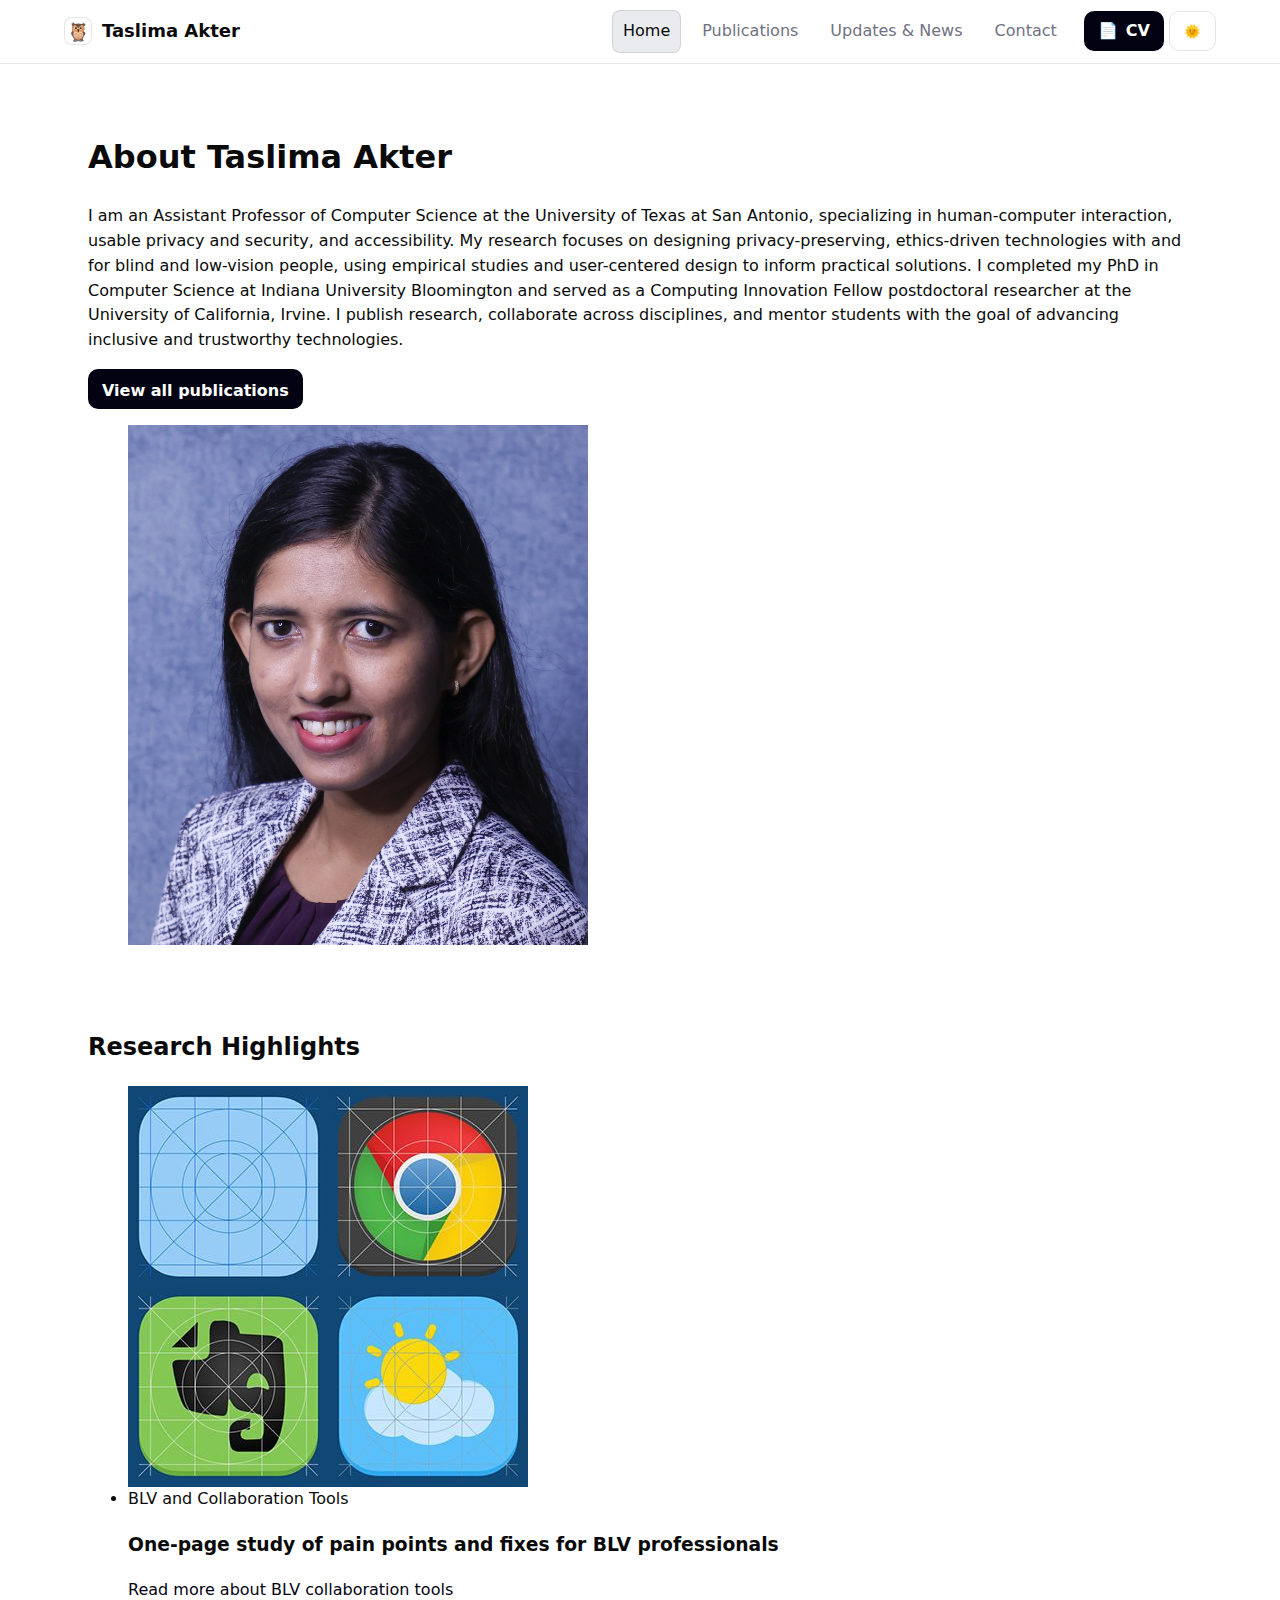
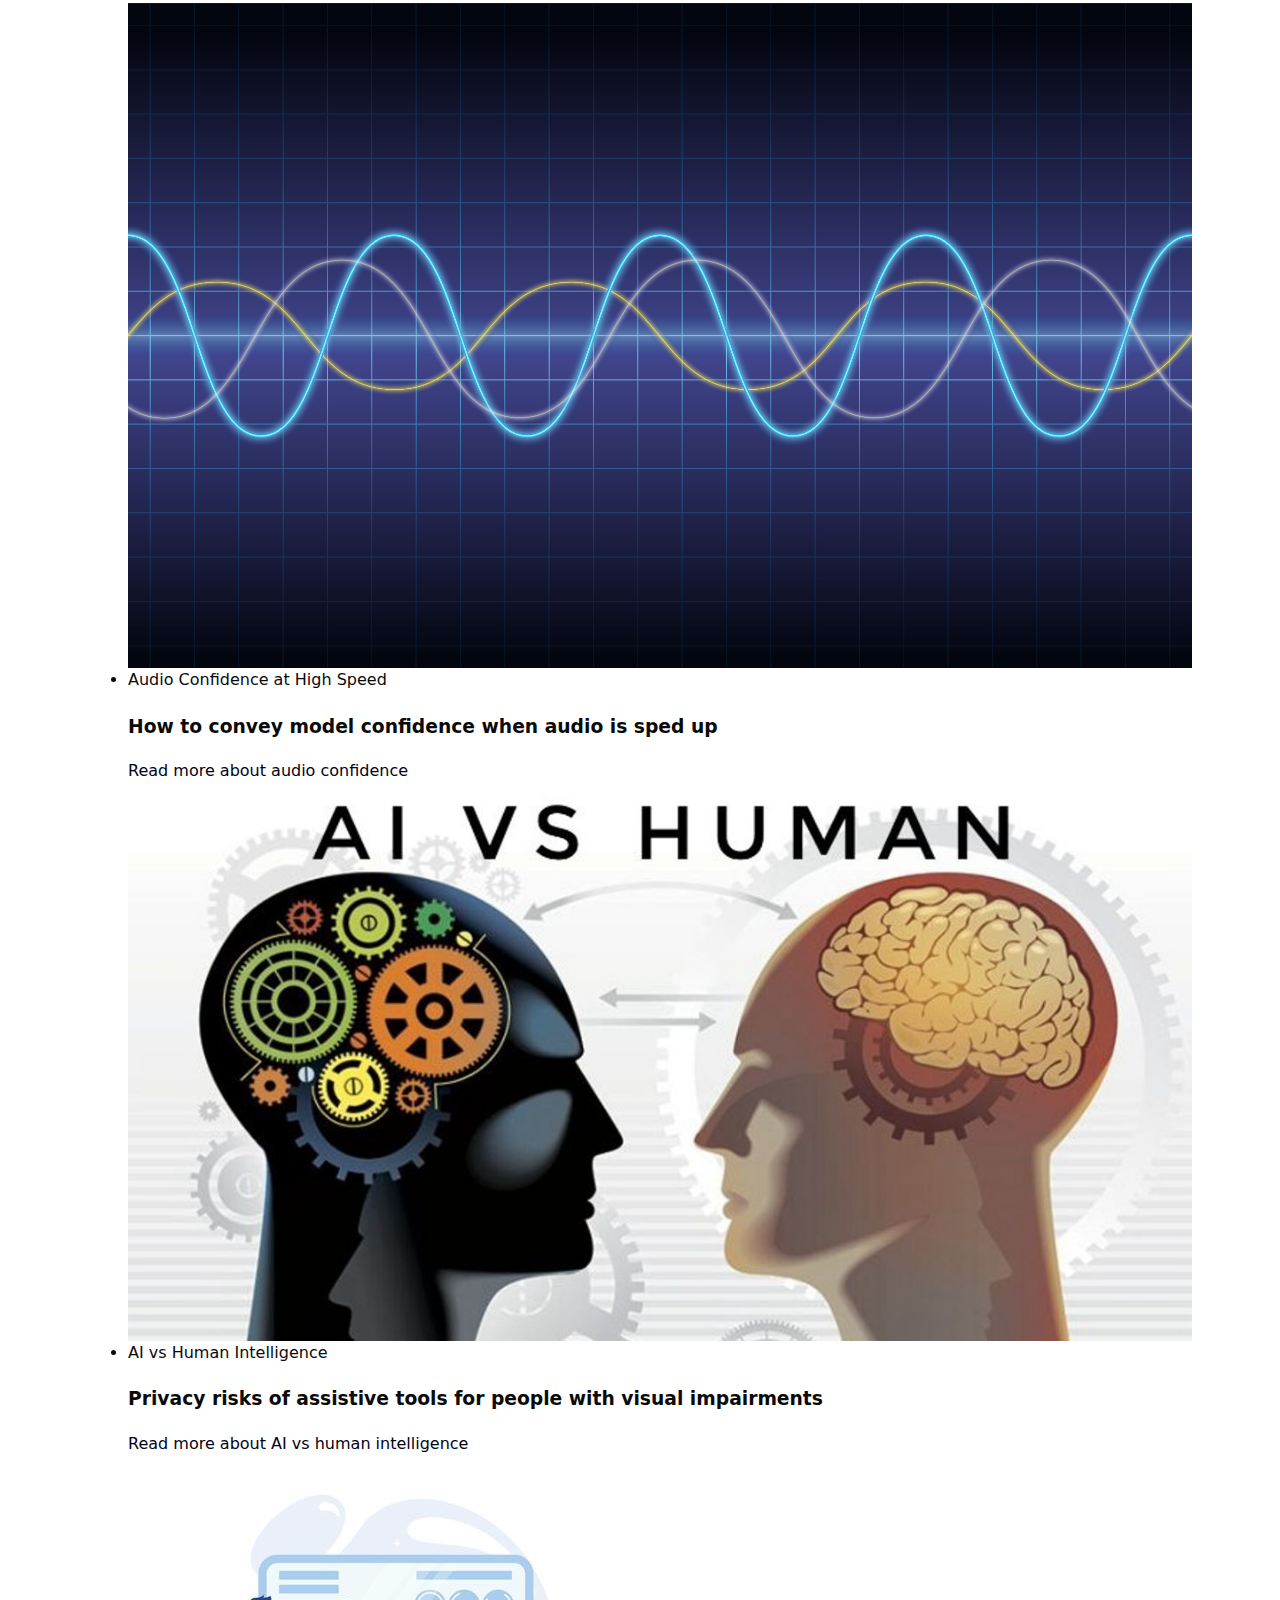
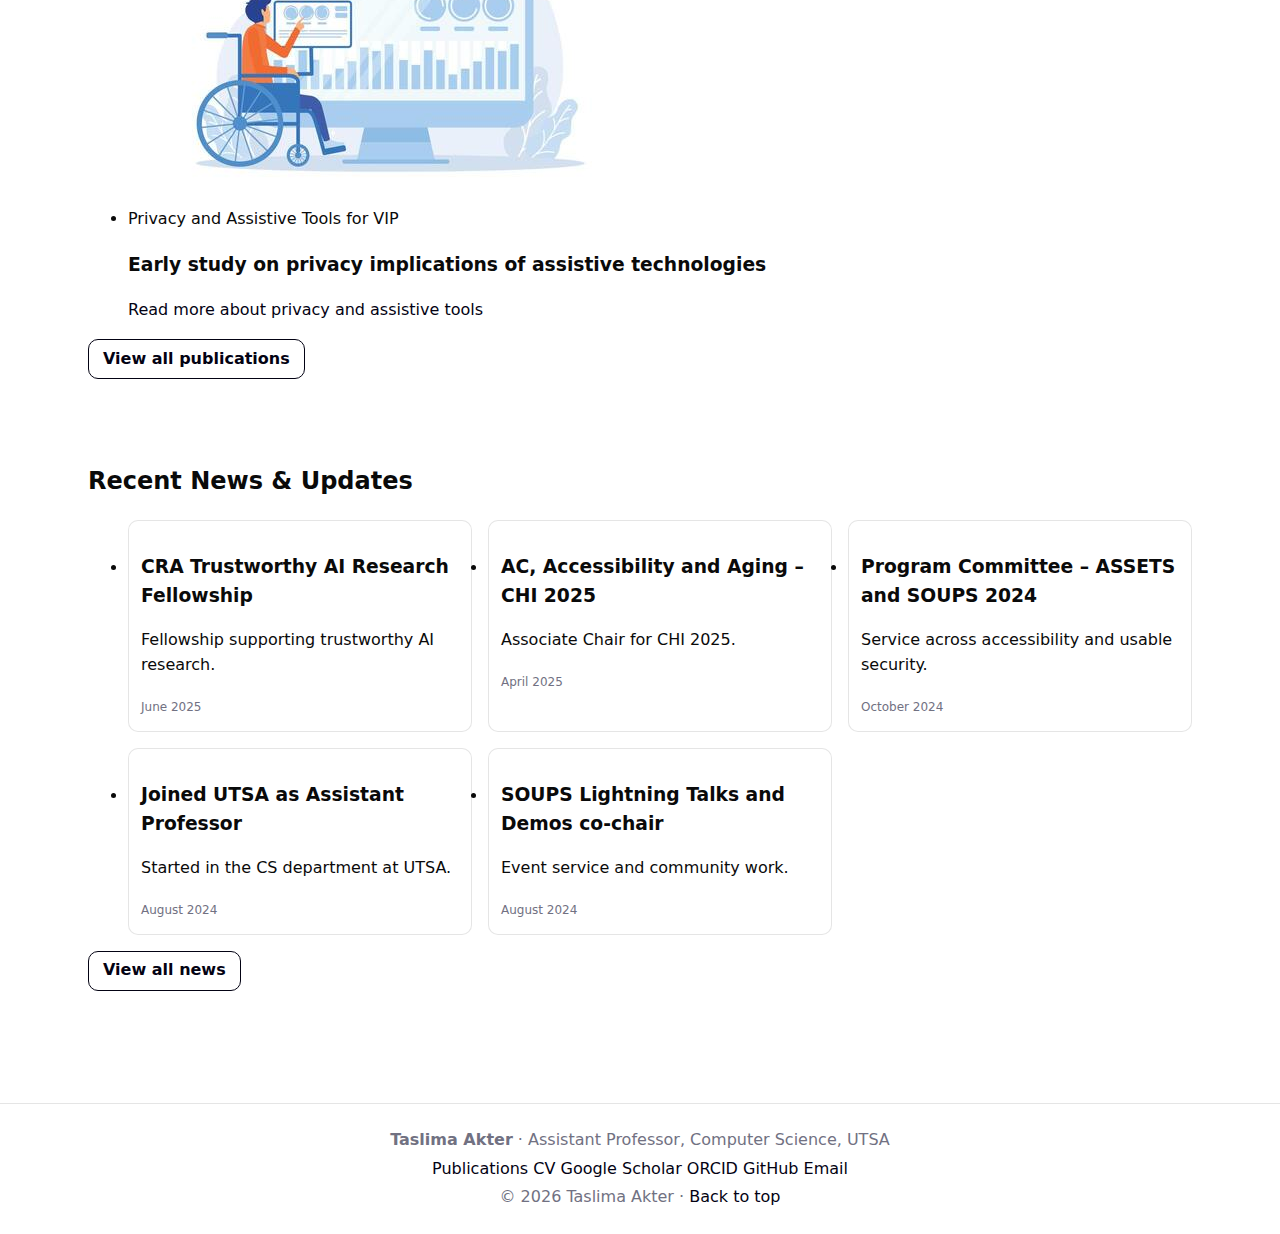
<file: index.html>
<!doctype html>
<html lang="en">
<head>
  <meta charset="utf-8" />
  <meta name="viewport" content="width=device-width, initial-scale=1" />
  <title>Taslima Akter - Home</title>

  <link rel="stylesheet" href="css/tokens.css" />
  <link rel="stylesheet" href="css/shell.css" />
  <link rel="stylesheet" href="css/home.css" />
  
  <script src="js/include.js" defer></script>

</head>
<body>
  <!-- Injected Navbar -->
  <div id="site-header"></div>

  <main id="main" class="container">
    <section class="about-hero container" aria-labelledby="about-title">
      <div class="about-copy">
        <h1 id="about-title">About Taslima Akter</h1>
        <p>
          I am an Assistant Professor of Computer Science at the University of Texas at San Antonio,
          specializing in human-computer interaction, usable privacy and security, and accessibility.
          My research focuses on designing privacy-preserving, ethics-driven technologies with and for blind
          and low-vision people, using empirical studies and user-centered design to inform practical solutions.
          I completed my PhD in Computer Science at Indiana University Bloomington and served as a
          Computing Innovation Fellow postdoctoral researcher at the University of California, Irvine.
          I publish research, collaborate across disciplines, and mentor students with the goal of advancing
          inclusive and trustworthy technologies.
        </p>
        <p class="actions">
          <a class="btn" href="publications.html">View all publications</a>
        </p>
      </div>

      <figure class="about-media">
        <img
          src="images/portrait.png"
          alt="Portrait of Taslima Akter"
          width="460" height="460"
          loading="lazy"
        />
      </figure>
    </section>

    <section class="highlights container" aria-labelledby="highlights-title">
      <h2 id="highlights-title">Research Highlights</h2>

      <ul class="hl-grid" role="list">
        <!-- Card 1 -->
        <li class="hl-card">
          <img src="images/highlight-1.png" alt="" class="hl-img" aria-hidden="true">
          <div class="hl-body">
            <div class="hl-meta">BLV and Collaboration Tools</div>
            <h3 class="hl-title">
              One-page study of pain points and fixes for BLV professionals
            </h3>
            <a
              class="hl-link"
              href="publications.html"
              aria-label="Read more about BLV and collaboration tools in the publications list"
            >
              Read more about BLV collaboration tools
            </a>
          </div>
        </li>

        <!-- Card 2 -->
        <li class="hl-card">
          <img src="images/highlight-2.png" alt="" class="hl-img" aria-hidden="true">
          <div class="hl-body">
            <div class="hl-meta">Audio Confidence at High Speed</div>
            <h3 class="hl-title">
              How to convey model confidence when audio is sped up
            </h3>
            <a
              class="hl-link"
              href="publications.html"
              aria-label="Read more about conveying model confidence at high audio speeds in the publications list"
            >
              Read more about audio confidence
            </a>
          </div>
        </li>

        <!-- Card 3 -->
        <li class="hl-card">
          <img src="images/highlight-3.png" alt="" class="hl-img" aria-hidden="true">
          <div class="hl-body">
            <div class="hl-meta">AI vs Human Intelligence</div>
            <h3 class="hl-title">
              Privacy risks of assistive tools for people with visual impairments
            </h3>
            <a
              class="hl-link"
              href="publications.html"
              aria-label="Read more about privacy risks of assistive tools for visually impaired people in the publications list"
            >
              Read more about AI vs human intelligence
            </a>
          </div>
        </li>

        <!-- Card 4 -->
        <li class="hl-card">
          <img src="images/highlight-4.png" alt="" class="hl-img" aria-hidden="true">
          <div class="hl-body">
            <div class="hl-meta">Privacy and Assistive Tools for VIP</div>
            <h3 class="hl-title">
              Early study on privacy implications of assistive technologies
            </h3>
            <a
              class="hl-link"
              href="publications.html"
              aria-label="Read more about privacy and assistive tools for visually impaired people in the publications list"
            >
              Read more about privacy and assistive tools
            </a>
          </div>
        </li>
      </ul>

      <p class="center">
        <a class="btn secondary" href="publications.html">View all publications</a>
      </p>
    </section>

    <section class="news container" aria-labelledby="news-title">
      <h2 id="news-title">Recent News &amp; Updates</h2>

      <ul class="news-grid" role="list">
        <li class="news-card">
          <h3 class="news-h">CRA Trustworthy AI Research Fellowship</h3>
          <p class="news-p">Fellowship supporting trustworthy AI research.</p>
          <time class="news-date" datetime="2025-06">June 2025</time>
        </li>

        <li class="news-card">
          <h3 class="news-h">AC, Accessibility and Aging – CHI 2025</h3>
          <p class="news-p">Associate Chair for CHI 2025.</p>
          <time class="news-date" datetime="2025-04">April 2025</time>
        </li>

        <li class="news-card">
          <h3 class="news-h">Program Committee – ASSETS and SOUPS 2024</h3>
          <p class="news-p">Service across accessibility and usable security.</p>
          <time class="news-date" datetime="2024-10">October 2024</time>
        </li>

        <li class="news-card">
          <h3 class="news-h">Joined UTSA as Assistant Professor</h3>
          <p class="news-p">Started in the CS department at UTSA.</p>
          <time class="news-date" datetime="2024-08">August 2024</time>
        </li>

        <li class="news-card">
          <h3 class="news-h">SOUPS Lightning Talks and Demos co-chair</h3>
          <p class="news-p">Event service and community work.</p>
          <time class="news-date" datetime="2024-08">August 2024</time>
        </li>
      </ul>

      <p class="center">
        <a class="btn secondary" href="updatesandnews.html">View all news</a>
      </p>
    </section>

  </main>

  <!-- Injected Footer -->
  <div id="site-footer"></div>

</body>
</html>
</file>
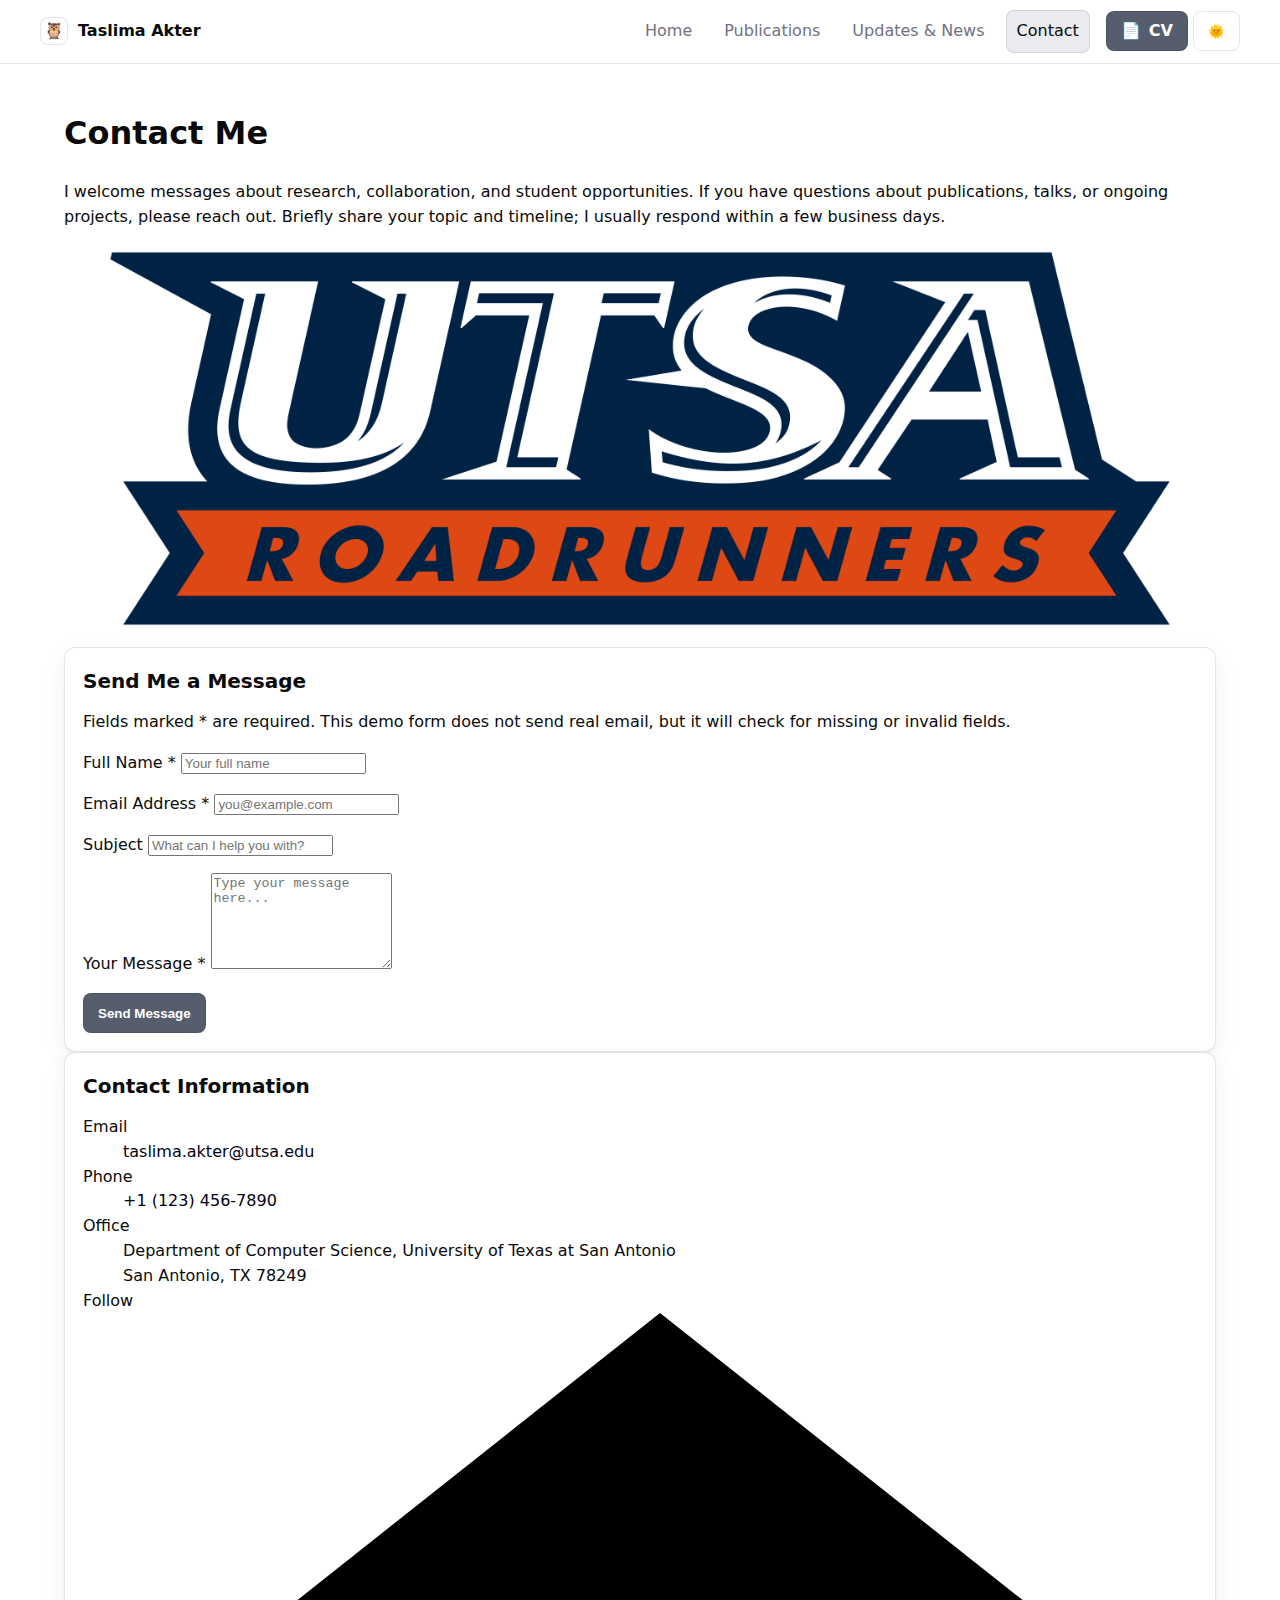
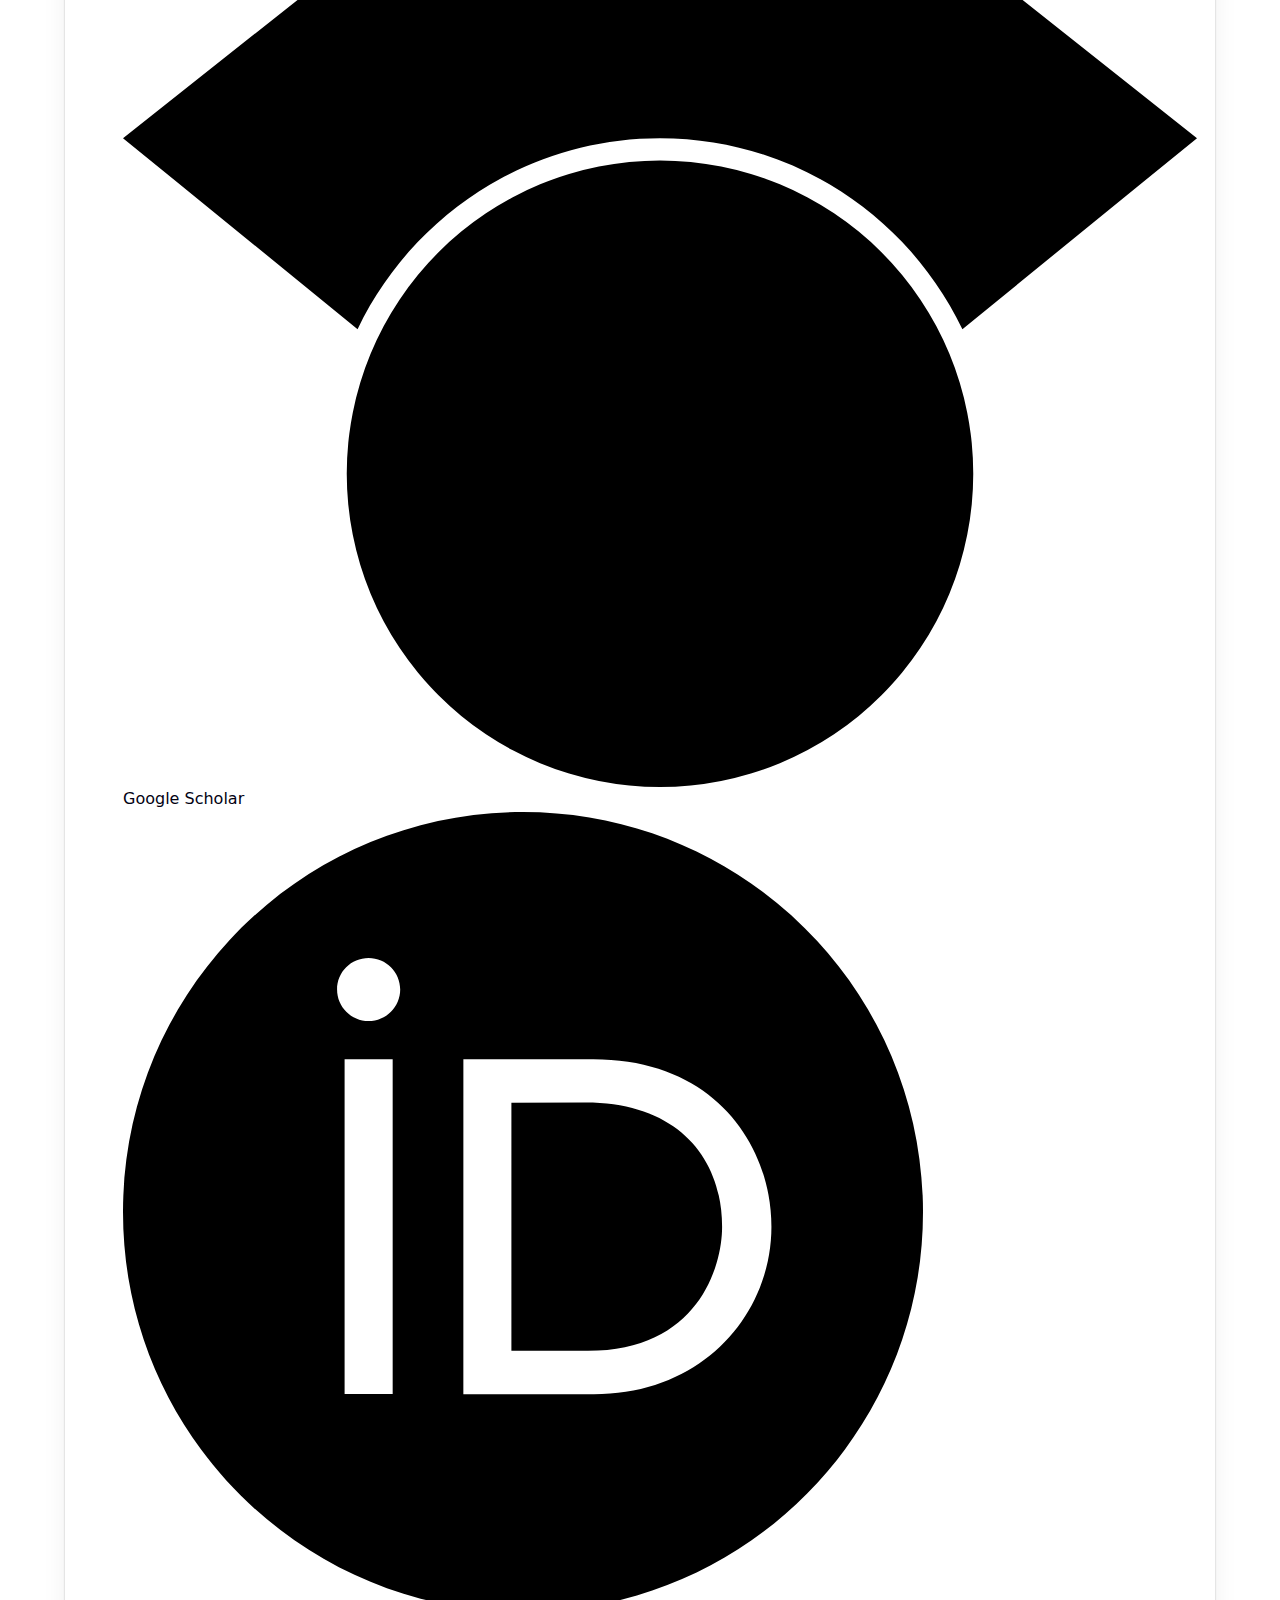
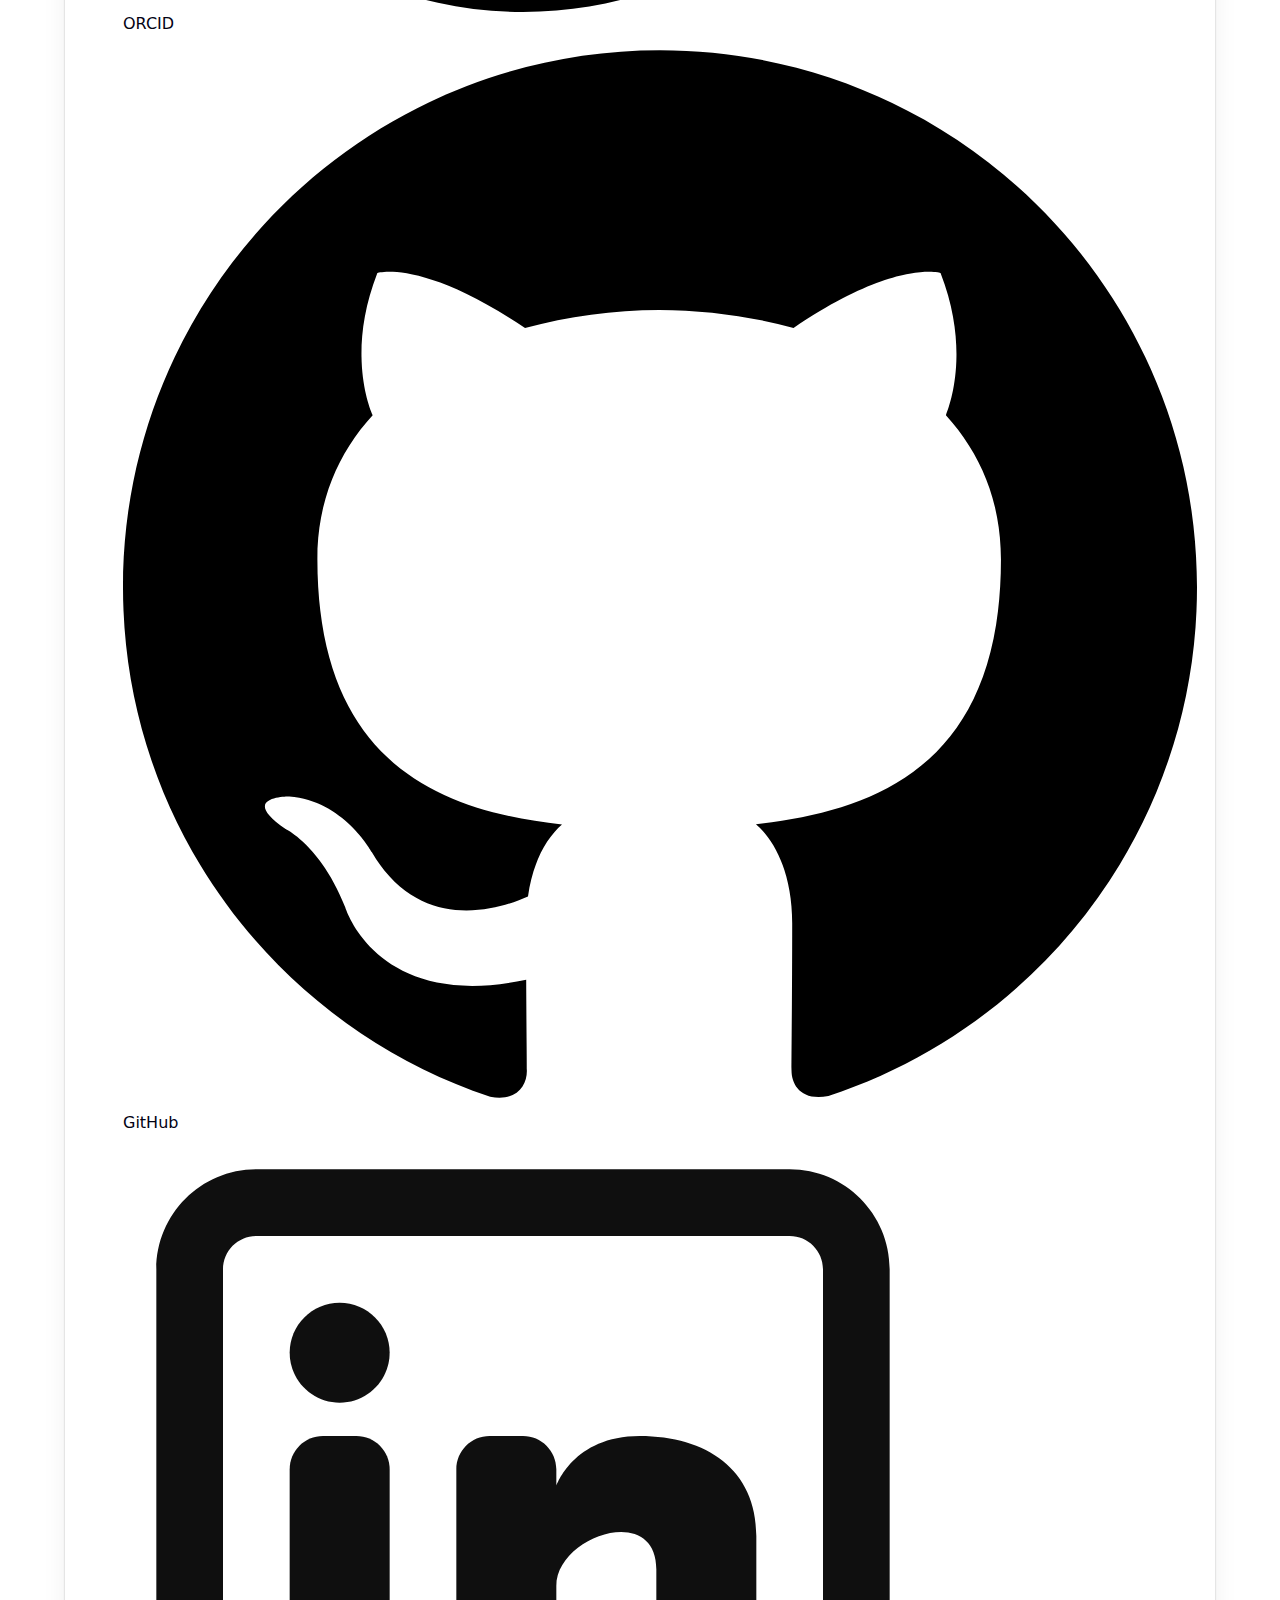
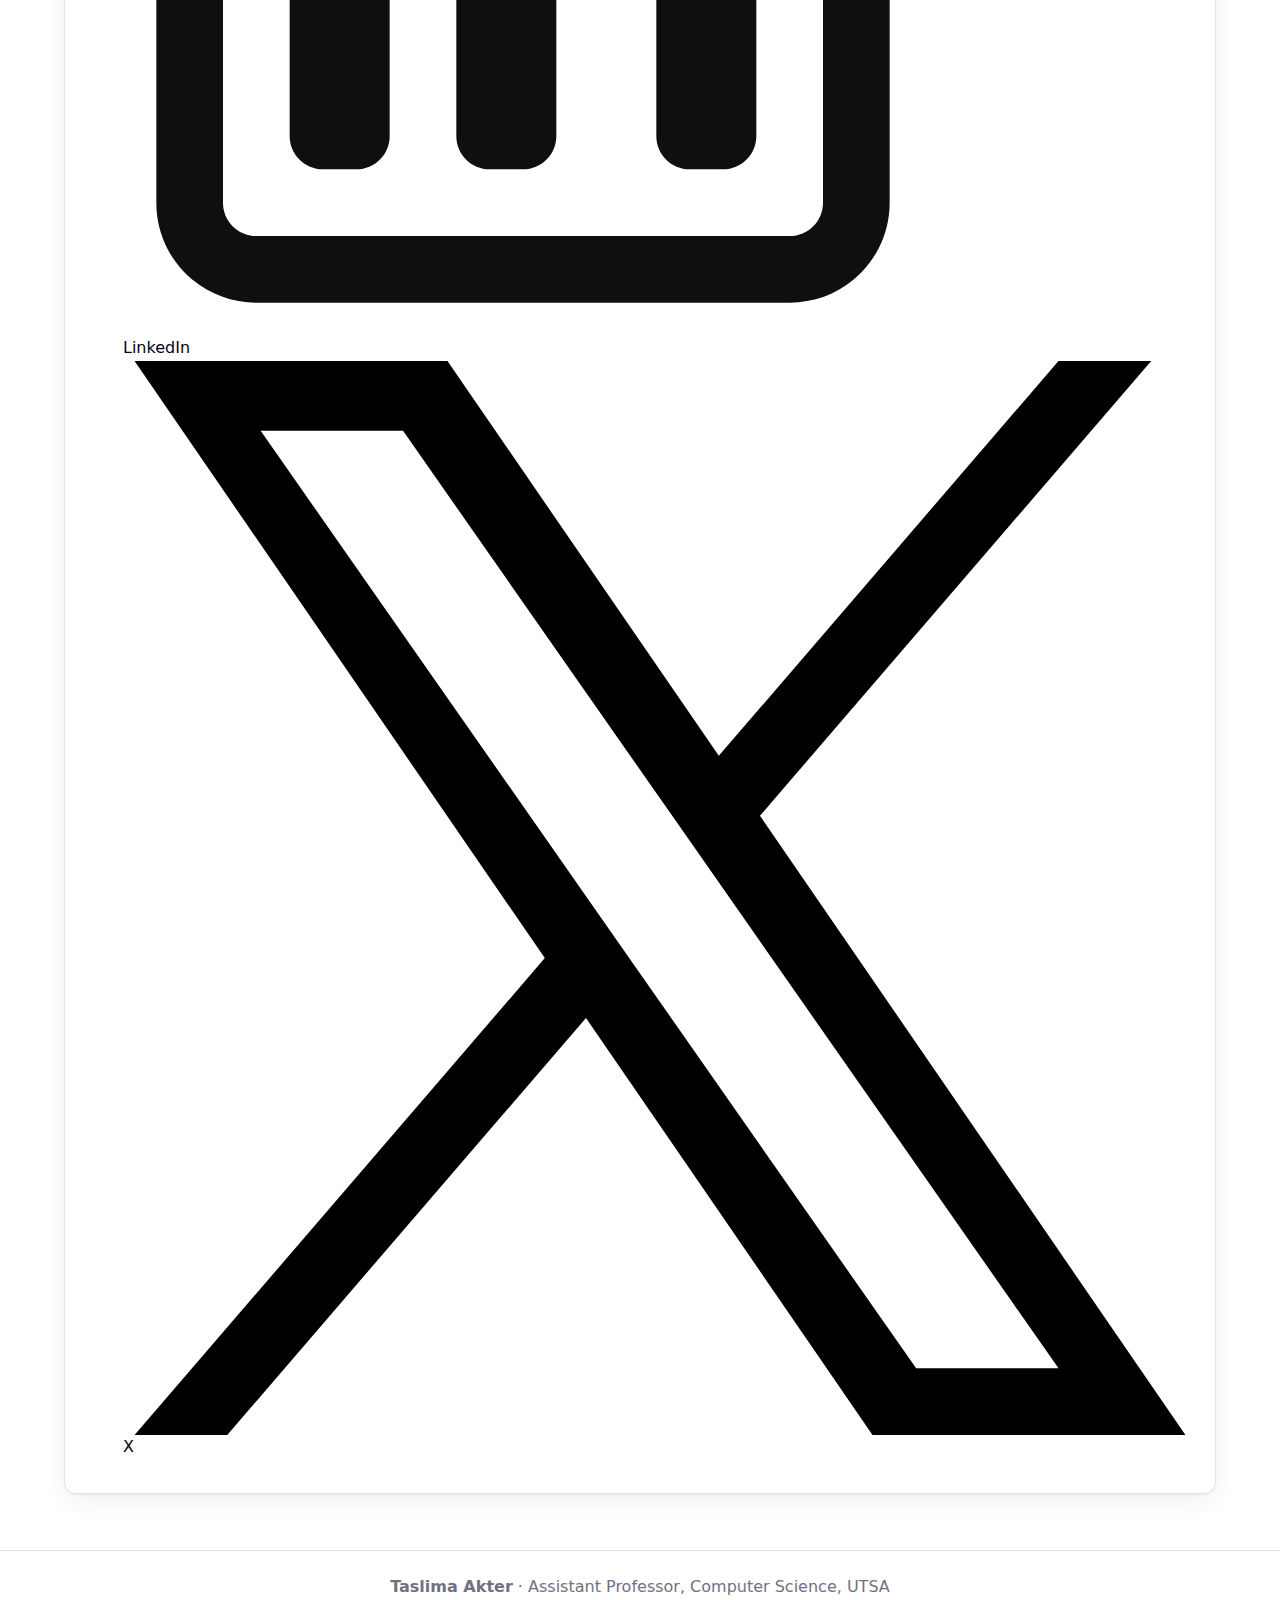
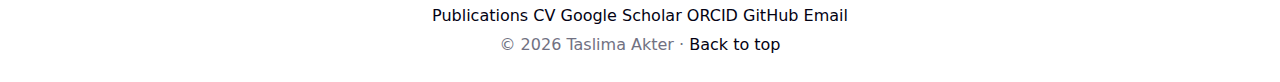
<file: contact.html>
<!doctype html>
<html lang="en">
<head>
  <meta charset="utf-8" />
  <meta name="viewport" content="width=device-width, initial-scale=1" />
  <title>Taslima Akter - Contact</title>

  <link rel="stylesheet" href="css/tokens.css" />
  <link rel="stylesheet" href="css/shell.css" />
  <link rel="stylesheet" href="css/contacts.css" />
  
  <script src="js/include.js" defer></script>
  <script src="js/contact.js" defer></script> <!-- NEW -->

</head>
<body>
  <div id="site-header"></div>

  <main id="main" class="container">
   <section class="contact-hero" aria-labelledby="contact-title">
      <div class="contact-copy">
        <h1 id="contact-title">Contact Me</h1>
        <p>
          I welcome messages about research, collaboration, and student opportunities.
          If you have questions about publications, talks, or ongoing projects, please reach out.
          Briefly share your topic and timeline; I usually respond within a few business days.
        </p>
      </div>

      <figure class="contact-brand">
        <img src="images/utsa-logo.png" alt="UTSA Roadrunners logo" />
      </figure>
    </section>
    <section class="contact-grid" aria-label="Contact form and details">
      <!-- Left: form -->
      <article class="card form-card">
        <h2 class="card-title">Send Me a Message</h2>

        <p class="form-hint">
          Fields marked <span aria-hidden="true">*</span> are required. This demo form
          does not send real email, but it will check for missing or invalid fields.
        </p>

        <p class="form-status" id="form-status" aria-live="polite"></p>

        <form class="contact-form" action="#" method="post" novalidate>
          <div class="field two">
            <label for="name">Full Name <span class="required">*</span></label>
            <input
              id="name"
              name="name"
              type="text"
              placeholder="Your full name"
              autocomplete="name"
              required
            />
            <p class="field-error" id="name-error"></p>
          </div>

          <div class="field two">
            <label for="email">Email Address <span class="required">*</span></label>
            <input
              id="email"
              name="email"
              type="email"
              placeholder="you@example.com"
              autocomplete="email"
              required
            />
            <p class="field-error" id="email-error"></p>
          </div>

          <div class="field">
            <label for="subject">Subject</label>
            <input
              id="subject"
              name="subject"
              type="text"
              placeholder="What can I help you with?"
            />
            <p class="field-error" id="subject-error"></p>
          </div>

          <div class="field">
            <label for="message">Your Message <span class="required">*</span></label>
            <textarea
              id="message"
              name="message"
              rows="6"
              placeholder="Type your message here..."
              required
            ></textarea>
            <p class="field-error" id="message-error"></p>
          </div>

          <div class="actions">
            <button type="submit" class="btn btn-sm">Send Message</button>
          </div>
        </form>
      </article>


      <!-- Right: contact info -->
      <article class="card info-card">
        <h2 class="card-title">Contact Information</h2>

        <dl class="contact-list">
          <div class="row">
            <dt>Email</dt>
            <dd>
              <a
                href="mailto:taslima.akter@utsa.edu"
                aria-label="Email Taslima Akter at taslima.akter@utsa.edu"
              >
                taslima.akter@utsa.edu
              </a>
            </dd>
          </div>

          <div class="row">
            <dt>Phone</dt>
            <dd>
              <a
                href="tel:+11234567890"
                aria-label="Call Taslima Akter at plus one, one two three, four five six, seven eight nine zero"
              >
                +1 (123) 456-7890
              </a>
            </dd>
          </div>

          <div class="row">
            <dt>Office</dt>
            <dd
              aria-label="Office location: Department of Computer Science, University of Texas at San Antonio, San Antonio, Texas 78249"
            >
              Department of Computer Science, University of Texas at San Antonio<br />
              San Antonio, TX 78249
            </dd>
          </div>

          <div class="row">
            <dt>Follow</dt>
            <dd class="pill-row">
              <!-- Google Scholar -->
              <a
                class="pill"
                href="index.html"
                aria-label="Google Scholar profile for Taslima Akter, demo link"
              >
                <span class="pill-icon" aria-hidden="true">
                  <img src="images/googlescholar.svg" alt="" />
                </span>
                <span class="pill-label">Google Scholar</span>
              </a>

              <!-- ORCID -->
              <a
                class="pill"
                href="index.html"
                aria-label="ORCID profile for Taslima Akter, demo link"
              >
                <span class="pill-icon" aria-hidden="true">
                  <img src="images/orcid-svgrepo-com.svg" alt="" />
                </span>
                <span class="pill-label">ORCID</span>
              </a>

              <!-- GitHub -->
              <a
                class="pill"
                href="index.html"
                aria-label="GitHub profile for Taslima Akter, demo link"
              >
                <span class="pill-icon" aria-hidden="true">
                  <img src="images/github.svg" alt="" />
                </span>
                <span class="pill-label">GitHub</span>
              </a>

              <!-- LinkedIn -->
              <a
                class="pill"
                href="index.html"
                aria-label="LinkedIn profile for Taslima Akter, demo link"
              >
                <span class="pill-icon" aria-hidden="true">
                  <img src="images/linkedin-svgrepo-com.svg" alt="" />
                </span>
                <span class="pill-label">LinkedIn</span>
              </a>

              <!-- X -->
              <a
                class="pill"
                href="index.html"
                aria-label="X (Twitter) profile for Taslima Akter, demo link"
              >
                <span class="pill-icon" aria-hidden="true">
                  <img src="images/x.svg" alt="" />
                </span>
                <span class="pill-label">X</span>
              </a>
            </dd>
          </div>
        </dl>
      </article>

    </section>

  </main>

  <!-- Injected Footer -->
  <div id="site-footer"></div>


</body>
</html>
</file>
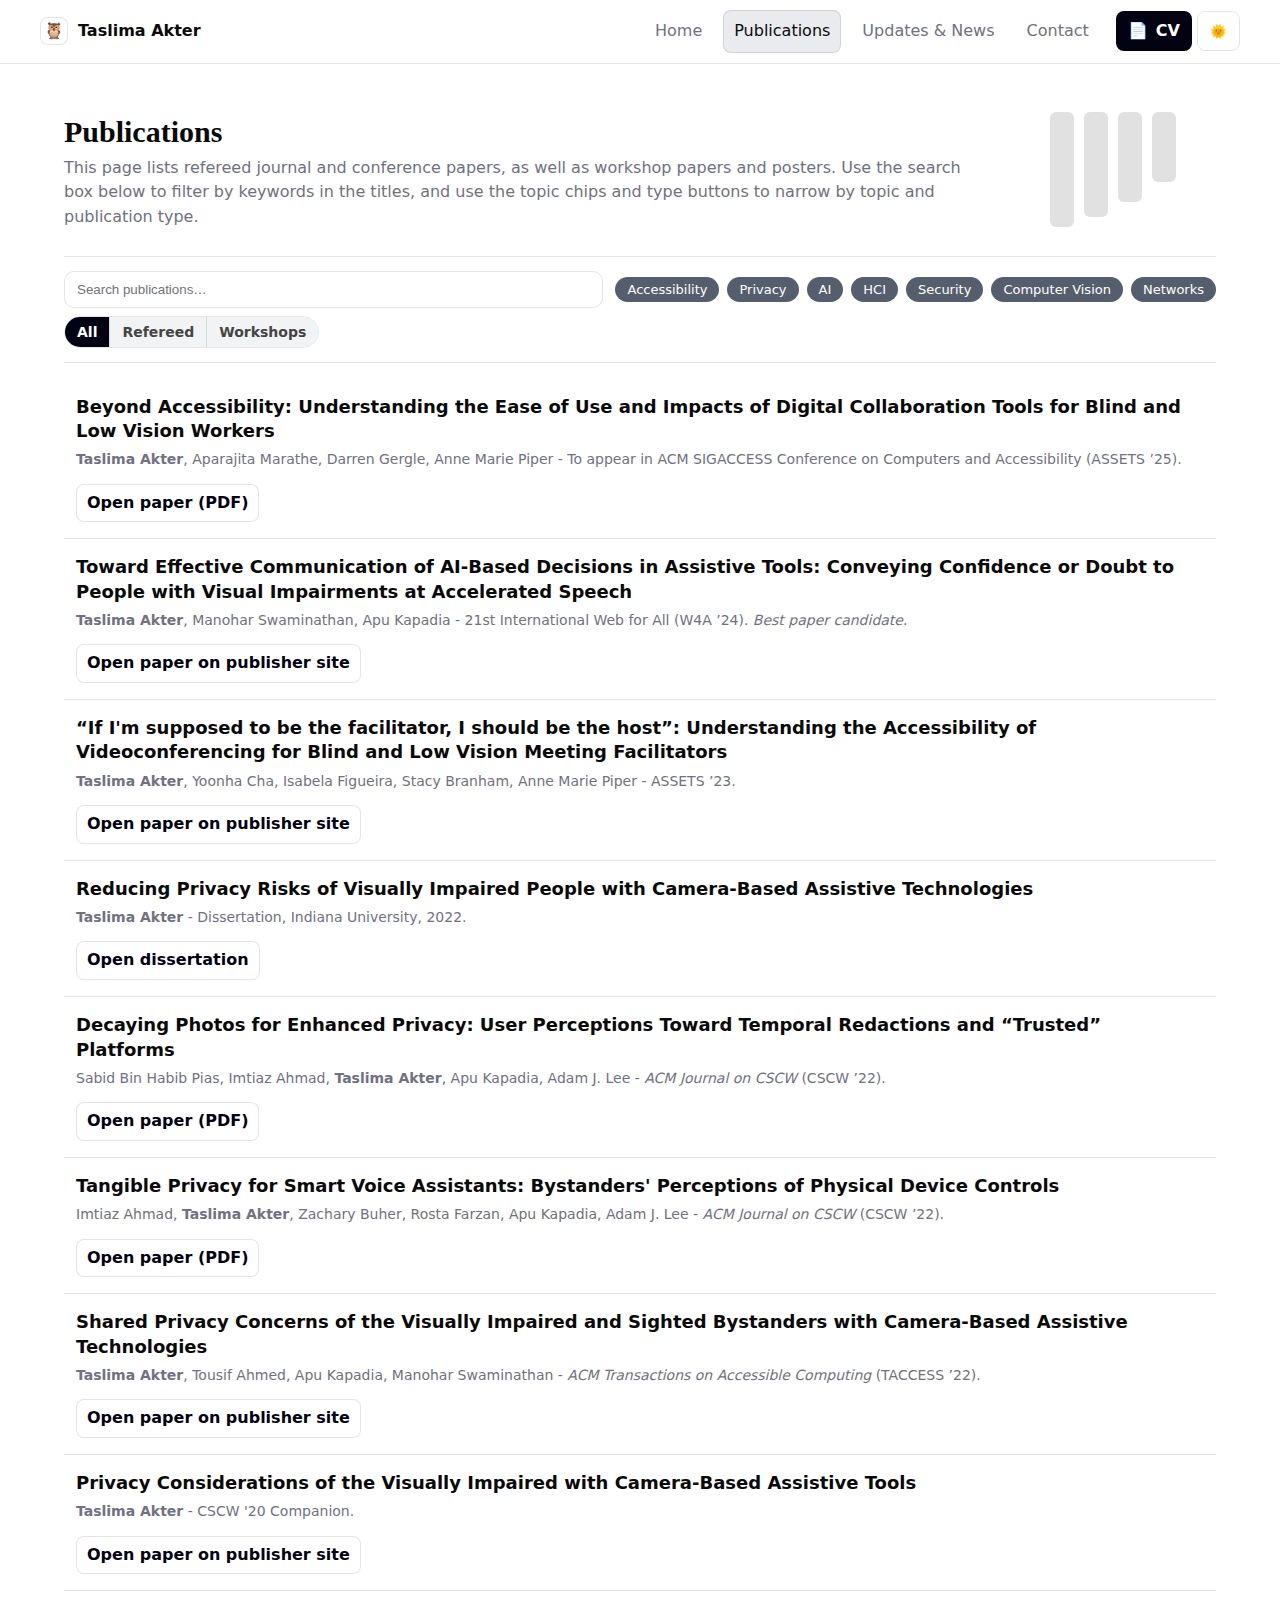
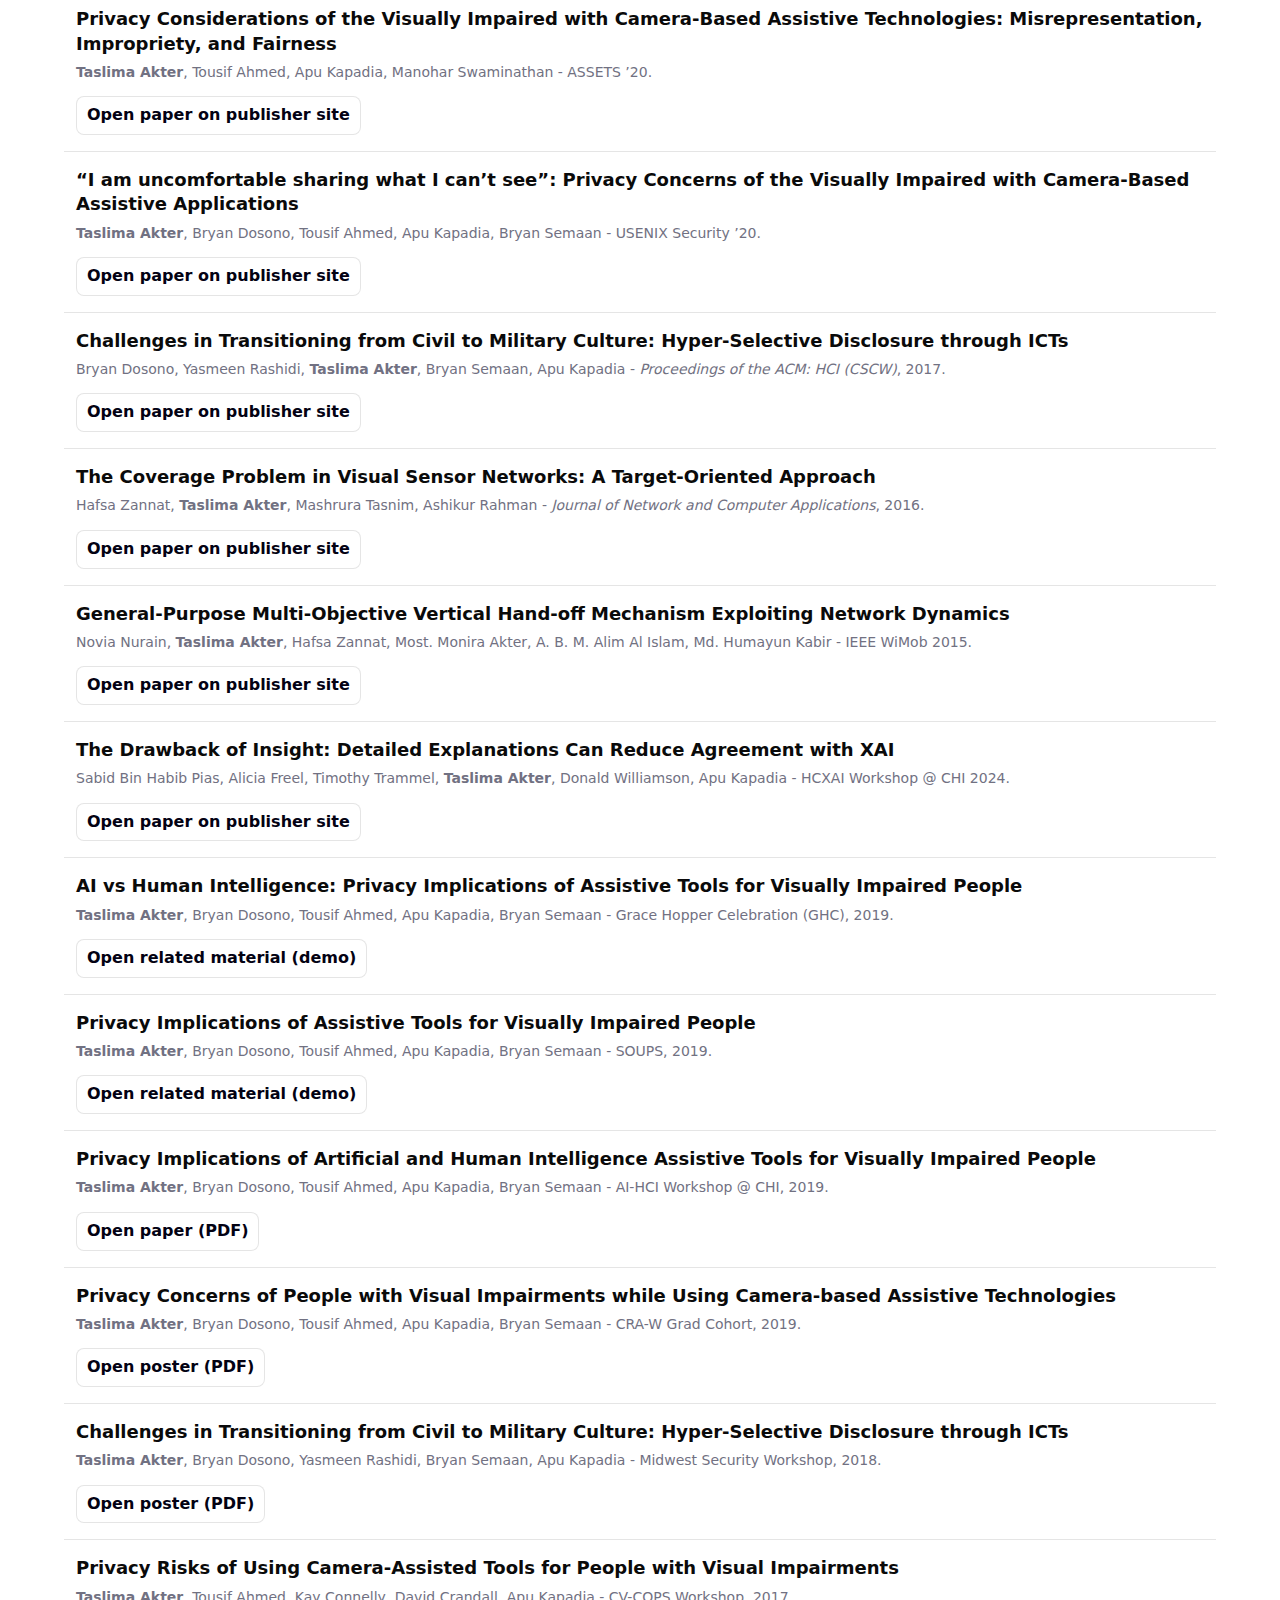
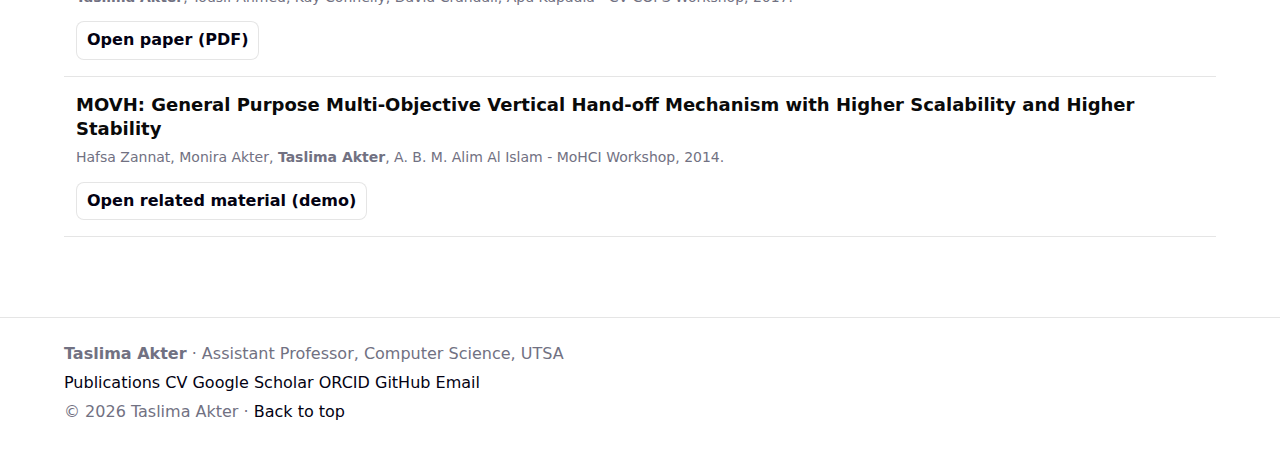
<file: publications.html>
<!doctype html>
<html lang="en">
<head>
  <meta charset="utf-8" />
  <meta name="viewport" content="width=device-width, initial-scale=1" />
  <title>Taslima Akter - Publications</title>
  <link rel="stylesheet" href="css/tokens.css" />
  <link rel="stylesheet" href="css/shell.css" />
  <link rel="stylesheet" href="css/publications.css?v=9" />

  <script src="js/include.js" defer></script>
  <script src="js/publications.js" defer></script>
  <style>.sr-only{position:absolute!important;width:1px;height:1px;padding:0;margin:-1px;overflow:hidden;clip:rect(0,0,0,0);white-space:nowrap;border:0}</style>

</head>
<body>
  <!-- Skip -->
  <a class="skip-link" href="#main">Skip to content</a>

  <!-- Shared navbar -->
  <div id="site-header"></div>

  <main id="main" class="container publications">
    <!-- Page header -->
    <header class="page-head">
      <div>
        <h1>Publications</h1>
        <p class="lede">
          This page lists refereed journal and conference papers, as well as workshop papers and posters.
          Use the search box below to filter by keywords in the titles, and use the topic chips and type
          buttons to narrow by topic and publication type.
        </p>
      </div>
      <figure class="shelf" aria-hidden="true">
        <div class="bar tallest"></div><div class="bar tall"></div><div class="bar"></div><div class="bar short"></div>
      </figure>
    </header>

    <!-- Controls -->
    <section class="controls" aria-label="Filters and search">
      <div class="search-wrap">
        <input id="q" class="search" type="search" placeholder="Search publications…" />
      </div>

      <!-- Topic chips -->
      <div class="chips" role="group" aria-label="Topics">
        <button class="chip" data-topic="Accessibility">Accessibility</button>
        <button class="chip" data-topic="Privacy">Privacy</button>
        <button class="chip" data-topic="AI">AI</button>
        <button class="chip" data-topic="HCI">HCI</button>
        <button class="chip" data-topic="Security">Security</button>
        <button class="chip" data-topic="Computer Vision">Computer Vision</button>
        <button class="chip" data-topic="Networks">Networks</button>
      </div>

      <!-- Type segmented control -->
      <div class="segmented" role="group" aria-label="Type">
        <button class="seg on" data-type="all" aria-pressed="true">All</button>
        <button class="seg" data-type="refereed" aria-pressed="false">Refereed</button>
        <button class="seg" data-type="workshop" aria-pressed="false">Workshops</button>
      </div>

    </section>

    <!-- Unified results list (refereed + workshops) -->
    <section aria-labelledby="all-pubs-title">
      <h2 id="all-pubs-title" class="sr-only">All publications</h2>
      <ol id="results" class="pub-list">
        <!-- ===== Refereed ===== -->
        <li class="pub" data-type="refereed" data-year="2025" data-topics="Accessibility,HCI,BLV,Collaboration">
          <h3 class="title">Beyond Accessibility: Understanding the Ease of Use and Impacts of Digital Collaboration Tools for Blind and Low Vision Workers</h3>
          <p class="meta"><strong>Taslima Akter</strong>, Aparajita Marathe, Darren Gergle, Anne Marie Piper - To appear in ACM SIGACCESS Conference on Computers and Accessibility (ASSETS ’25).</p>
          <div class="actions">
            <a
              class="open"
              href="files/pre_print_ASSETS2025.pdf"
              target="_blank"
              rel="noopener"
              aria-label="Open paper titled Beyond Accessibility: Understanding the Ease of Use and Impacts of Digital Collaboration Tools for Blind and Low Vision Workers as a PDF in a new tab"
            >
              Open paper (PDF)
            </a>
          </div>
        </li>

        <li class="pub" data-type="refereed" data-year="2024" data-topics="AI,Accessibility,HCI,Speech">
          <h3 class="title">Toward Effective Communication of AI-Based Decisions in Assistive Tools: Conveying Confidence or Doubt to People with Visual Impairments at Accelerated Speech</h3>
          <p class="meta"><strong>Taslima Akter</strong>, Manohar Swaminathan, Apu Kapadia - 21st International Web for All (W4A ’24). <em>Best paper candidate</em>.</p>
          <div class="actions">
            <a
              class="open"
              href="https://dl.acm.org/doi/full/10.1145/3677846.3677862"
              target="_blank"
              rel="noopener"
              aria-label="Open paper titled Toward Effective Communication of AI-Based Decisions in Assistive Tools on the ACM Digital Library in a new tab"
            >
              Open paper on publisher site
            </a>
          </div>
        </li>

        <li class="pub" data-type="refereed" data-year="2023" data-topics="Accessibility,HCI,Remote Work,BLV">
          <h3 class="title">“If I'm supposed to be the facilitator, I should be the host”: Understanding the Accessibility of Videoconferencing for Blind and Low Vision Meeting Facilitators</h3>
          <p class="meta"><strong>Taslima Akter</strong>, Yoonha Cha, Isabela Figueira, Stacy Branham, Anne Marie Piper - ASSETS ’23.</p>
          <div class="actions">
            <a
              class="open"
              href="https://dl.acm.org/doi/abs/10.1145/3597638.3608420"
              target="_blank"
              rel="noopener"
              aria-label="Open paper titled If I'm supposed to be the facilitator, I should be the host on the ACM Digital Library in a new tab"
            >
              Open paper on publisher site
            </a>
          </div>
        </li>

        <li class="pub" data-type="refereed" data-year="2022" data-topics="Privacy,Accessibility,Computer Vision,HCI">
          <h3 class="title">Reducing Privacy Risks of Visually Impaired People with Camera-Based Assistive Technologies</h3>
          <p class="meta"><strong>Taslima Akter</strong> - Dissertation, Indiana University, 2022.</p>
          <div class="actions">
            <a
              class="open"
              href="https://www.proquest.com/openview/41eab8be4c8d98a290ba427b50a42430/1?pq-origsite=gscholar&cbl=18750&diss=y"
              target="_blank"
              rel="noopener"
              aria-label="Open dissertation titled Reducing Privacy Risks of Visually Impaired People with Camera-Based Assistive Technologies on ProQuest in a new tab"
            >
              Open dissertation
            </a>
          </div>
        </li>

        <li class="pub" data-type="refereed" data-year="2022" data-topics="Privacy,Social Media,CSCW">
          <h3 class="title">Decaying Photos for Enhanced Privacy: User Perceptions Toward Temporal Redactions and “Trusted” Platforms</h3>
          <p class="meta">Sabid Bin Habib Pias, Imtiaz Ahmad, <strong>Taslima Akter</strong>, Apu Kapadia, Adam J. Lee - <em>ACM Journal on CSCW</em> (CSCW ’22).</p>
          <div class="actions">
            <a
              class="open"
              href="https://homes.luddy.indiana.edu/kapadia/papers/pias-cscw22.pdf"
              target="_blank"
              rel="noopener"
              aria-label="Open paper titled Decaying Photos for Enhanced Privacy as a PDF in a new tab"
            >
              Open paper (PDF)
            </a>
          </div>
        </li>

        <li class="pub" data-type="refereed" data-year="2022" data-topics="Privacy,IoT,Voice Assistants,CSCW">
          <h3 class="title">Tangible Privacy for Smart Voice Assistants: Bystanders' Perceptions of Physical Device Controls</h3>
          <p class="meta">Imtiaz Ahmad, <strong>Taslima Akter</strong>, Zachary Buher, Rosta Farzan, Apu Kapadia, Adam J. Lee - <em>ACM Journal on CSCW</em> (CSCW ’22).</p>
          <div class="actions">
            <a
              class="open"
              href="https://homes.luddy.indiana.edu/kapadia/papers/ahmad-tangible-cscw22-preprint.pdf"
              target="_blank"
              rel="noopener"
              aria-label="Open paper titled Tangible Privacy for Smart Voice Assistants as a PDF in a new tab"
            >
              Open paper (PDF)
            </a>
          </div>
        </li>

        <li class="pub" data-type="refereed" data-year="2022" data-topics="Privacy,Accessibility,Computer Vision">
          <h3 class="title">Shared Privacy Concerns of the Visually Impaired and Sighted Bystanders with Camera-Based Assistive Technologies</h3>
          <p class="meta"><strong>Taslima Akter</strong>, Tousif Ahmed, Apu Kapadia, Manohar Swaminathan - <em>ACM Transactions on Accessible Computing</em> (TACCESS ’22).</p>
          <div class="actions">
            <a
              class="open"
              href="https://dl.acm.org/doi/10.1145/3506857"
              target="_blank"
              rel="noopener"
              aria-label="Open paper titled Shared Privacy Concerns of the Visually Impaired and Sighted Bystanders with Camera-Based Assistive Technologies on the ACM Digital Library in a new tab"
            >
              Open paper on publisher site
            </a>
          </div>
        </li>

        <li class="pub" data-type="refereed" data-year="2020" data-topics="Privacy,Accessibility,CSCW">
          <h3 class="title">Privacy Considerations of the Visually Impaired with Camera-Based Assistive Tools</h3>
          <p class="meta"><strong>Taslima Akter</strong> - CSCW '20 Companion.</p>
          <div class="actions">
            <a
              class="open"
              href="https://dl.acm.org/doi/abs/10.1145/3406865.3418382"
              target="_blank"
              rel="noopener"
              aria-label="Open paper titled Privacy Considerations of the Visually Impaired with Camera-Based Assistive Tools on the ACM Digital Library in a new tab"
            >
              Open paper on publisher site
            </a>
          </div>
        </li>

        <li class="pub" data-type="refereed" data-year="2020" data-topics="Privacy,Accessibility,Computer Vision">
          <h3 class="title">Privacy Considerations of the Visually Impaired with Camera-Based Assistive Technologies: Misrepresentation, Impropriety, and Fairness</h3>
          <p class="meta"><strong>Taslima Akter</strong>, Tousif Ahmed, Apu Kapadia, Manohar Swaminathan - ASSETS ’20.</p>
          <div class="actions">
            <a
              class="open"
              href="https://dl.acm.org/doi/10.1145/3373625.3417003"
              target="_blank"
              rel="noopener"
              aria-label="Open paper titled Privacy Considerations of the Visually Impaired with Camera-Based Assistive Technologies on the ACM Digital Library in a new tab"
            >
              Open paper on publisher site
            </a>
          </div>
        </li>

        <li class="pub" data-type="refereed" data-year="2020" data-topics="Privacy,Accessibility,Security">
          <h3 class="title">“I am uncomfortable sharing what I can’t see”: Privacy Concerns of the Visually Impaired with Camera-Based Assistive Applications</h3>
          <p class="meta"><strong>Taslima Akter</strong>, Bryan Dosono, Tousif Ahmed, Apu Kapadia, Bryan Semaan - USENIX Security ’20.</p>
          <div class="actions">
            <a
              class="open"
              href="https://www.usenix.org/conference/usenixsecurity20/presentation/akter"
              target="_blank"
              rel="noopener"
              aria-label="Open paper titled I am uncomfortable sharing what I can’t see on the USENIX Security website in a new tab"
            >
              Open paper on publisher site
            </a>
          </div>
        </li>

        <li class="pub" data-type="refereed" data-year="2017" data-topics="Privacy,Disclosure,CSCW">
          <h3 class="title">Challenges in Transitioning from Civil to Military Culture: Hyper-Selective Disclosure through ICTs</h3>
          <p class="meta">Bryan Dosono, Yasmeen Rashidi, <strong>Taslima Akter</strong>, Bryan Semaan, Apu Kapadia - <em>Proceedings of the ACM: HCI (CSCW)</em>, 2017.</p>
          <div class="actions">
            <a
              class="open"
              href="https://dl.acm.org/doi/10.1145/3134676"
              target="_blank"
              rel="noopener"
              aria-label="Open paper titled Challenges in Transitioning from Civil to Military Culture on the ACM Digital Library in a new tab"
            >
              Open paper on publisher site
            </a>
          </div>
        </li>

        <li class="pub" data-type="refereed" data-year="2016" data-topics="Computer Vision,Networks,Sensors">
          <h3 class="title">The Coverage Problem in Visual Sensor Networks: A Target-Oriented Approach</h3>
          <p class="meta">Hafsa Zannat, <strong>Taslima Akter</strong>, Mashrura Tasnim, Ashikur Rahman - <em>Journal of Network and Computer Applications</em>, 2016.</p>
          <div class="actions">
            <a
              class="open"
              href="https://ieeexplore.ieee.org/stamp/stamp.jsp?arnumber=7348047&tag=1"
              target="_blank"
              rel="noopener"
              aria-label="Open paper titled The Coverage Problem in Visual Sensor Networks on the IEEE site in a new tab"
            >
              Open paper on publisher site
            </a>
          </div>
        </li>

        <li class="pub" data-type="refereed" data-year="2015" data-topics="Networks,Wireless,Mobile">
          <h3 class="title">General-Purpose Multi-Objective Vertical Hand-off Mechanism Exploiting Network Dynamics</h3>
          <p class="meta">Novia Nurain, <strong>Taslima Akter</strong>, Hafsa Zannat, Most. Monira Akter, A. B. M. Alim Al Islam, Md. Humayun Kabir - IEEE WiMob 2015.</p>
          <div class="actions">
            <a
              class="open"
              href="https://ieeexplore.ieee.org/stamp/stamp.jsp?arnumber=7348047"
              target="_blank"
              rel="noopener"
              aria-label="Open paper titled General-Purpose Multi-Objective Vertical Hand-off Mechanism on the IEEE site in a new tab"
            >
              Open paper on publisher site
            </a>
          </div>
        </li>

        <!-- ===== Workshops ===== -->
        <li class="pub" data-type="workshop" data-year="2024" data-topics="AI,Explainable AI,HCI,Privacy">
          <h3 class="title">The Drawback of Insight: Detailed Explanations Can Reduce Agreement with XAI</h3>
          <p class="meta">Sabid Bin Habib Pias, Alicia Freel, Timothy Trammel, <strong>Taslima Akter</strong>, Donald Williamson, Apu Kapadia - HCXAI Workshop @ CHI 2024.</p>
          <div class="actions">
            <a
              class="open"
              href="https://arxiv.org/abs/2404.19629"
              target="_blank"
              rel="noopener"
              aria-label="Open paper titled The Drawback of Insight: Detailed Explanations Can Reduce Agreement with XAI on arXiv in a new tab"
            >
              Open paper on publisher site
            </a>
          </div>
        </li>

        <li class="pub" data-type="workshop" data-year="2019" data-topics="Privacy,Accessibility,AI">
          <h3 class="title">AI vs Human Intelligence: Privacy Implications of Assistive Tools for Visually Impaired People</h3>
          <p class="meta"><strong>Taslima Akter</strong>, Bryan Dosono, Tousif Ahmed, Apu Kapadia, Bryan Semaan - Grace Hopper Celebration (GHC), 2019.</p>
          <div class="actions">
            <a
              class="open"
              href="#"
              target="_blank"
              rel="noopener"
              aria-label="Open related material for AI vs Human Intelligence: Privacy Implications of Assistive Tools for Visually Impaired People (demo link)"
            >
              Open related material (demo)
            </a>
          </div>
        </li>

        <li class="pub" data-type="workshop" data-year="2019" data-topics="Privacy,Accessibility,HCI">
          <h3 class="title">Privacy Implications of Assistive Tools for Visually Impaired People</h3>
          <p class="meta"><strong>Taslima Akter</strong>, Bryan Dosono, Tousif Ahmed, Apu Kapadia, Bryan Semaan - SOUPS, 2019.</p>
          <div class="actions">
            <a
              class="open"
              href="#"
              target="_blank"
              rel="noopener"
              aria-label="Open related material for Privacy Implications of Assistive Tools for Visually Impaired People (demo link)"
            >
              Open related material (demo)
            </a>
          </div>
        </li>

        <li class="pub" data-type="workshop" data-year="2019" data-topics="Privacy,AI,HCI">
          <h3 class="title">Privacy Implications of Artificial and Human Intelligence Assistive Tools for Visually Impaired People</h3>
          <p class="meta"><strong>Taslima Akter</strong>, Bryan Dosono, Tousif Ahmed, Apu Kapadia, Bryan Semaan - AI-HCI Workshop @ CHI, 2019.</p>
          <div class="actions">
            <a
              class="open"
              href="files/CHI_Workshop_19.pdf"
              target="_blank"
              rel="noopener"
              aria-label="Open paper titled Privacy Implications of Artificial and Human Intelligence Assistive Tools for Visually Impaired People as a PDF in a new tab"
            >
              Open paper (PDF)
            </a>
          </div>
        </li>

        <li class="pub" data-type="workshop" data-year="2019" data-topics="Privacy,Accessibility">
          <h3 class="title">Privacy Concerns of People with Visual Impairments while Using Camera-based Assistive Technologies</h3>
          <p class="meta"><strong>Taslima Akter</strong>, Bryan Dosono, Tousif Ahmed, Apu Kapadia, Bryan Semaan - CRA-W Grad Cohort, 2019.</p>
          <div class="actions">
            <a
              class="open"
              href="files/Grad_cohort_poster.pdf"
              target="_blank"
              rel="noopener"
              aria-label="Open poster titled Privacy Concerns of People with Visual Impairments while Using Camera-based Assistive Technologies as a PDF in a new tab"
            >
              Open poster (PDF)
            </a>
          </div>
        </li>

        <li class="pub" data-type="workshop" data-year="2018" data-topics="Privacy,Disclosure,Security">
          <h3 class="title">Challenges in Transitioning from Civil to Military Culture: Hyper-Selective Disclosure through ICTs</h3>
          <p class="meta"><strong>Taslima Akter</strong>, Bryan Dosono, Yasmeen Rashidi, Bryan Semaan, Apu Kapadia - Midwest Security Workshop, 2018.</p>
          <div class="actions">
            <a
              class="open"
              href="files/ROTC_poster.pdf"
              target="_blank"
              rel="noopener"
              aria-label="Open poster titled Challenges in Transitioning from Civil to Military Culture as a PDF in a new tab"
            >
              Open poster (PDF)
            </a>
          </div>
        </li>

        <li class="pub" data-type="workshop" data-year="2017" data-topics="Privacy,Computer Vision,Security">
          <h3 class="title">Privacy Risks of Using Camera-Assisted Tools for People with Visual Impairments</h3>
          <p class="meta"><strong>Taslima Akter</strong>, Tousif Ahmed, Kay Connelly, David Crandall, Apu Kapadia - CV-COPS Workshop, 2017.</p>
          <div class="actions">
            <a
              class="open"
              href="files/cvcops.pdf"
              target="_blank"
              rel="noopener"
              aria-label="Open paper titled Privacy Risks of Using Camera-Assisted Tools for People with Visual Impairments as a PDF in a new tab"
            >
              Open paper (PDF)
            </a>
          </div>
        </li>

        <li class="pub" data-type="workshop" data-year="2014" data-topics="Networks,Mobile,HCI">
          <h3 class="title">MOVH: General Purpose Multi-Objective Vertical Hand-off Mechanism with Higher Scalability and Higher Stability</h3>
          <p class="meta">Hafsa Zannat, Monira Akter, <strong>Taslima Akter</strong>, A. B. M. Alim Al Islam - MoHCI Workshop, 2014.</p>
          <div class="actions">
            <a
              class="open"
              href="#"
              target="_blank"
              rel="noopener"
              aria-label="Open related material for MOVH: General Purpose Multi-Objective Vertical Hand-off Mechanism with Higher Scalability and Higher Stability (demo link)"
            >
              Open related material (demo)
            </a>
          </div>
        </li>
      </ol>
    </section>
  </main>

  <!-- Shared footer -->
  <div id="site-footer"></div>

</body>
</html>
</file>
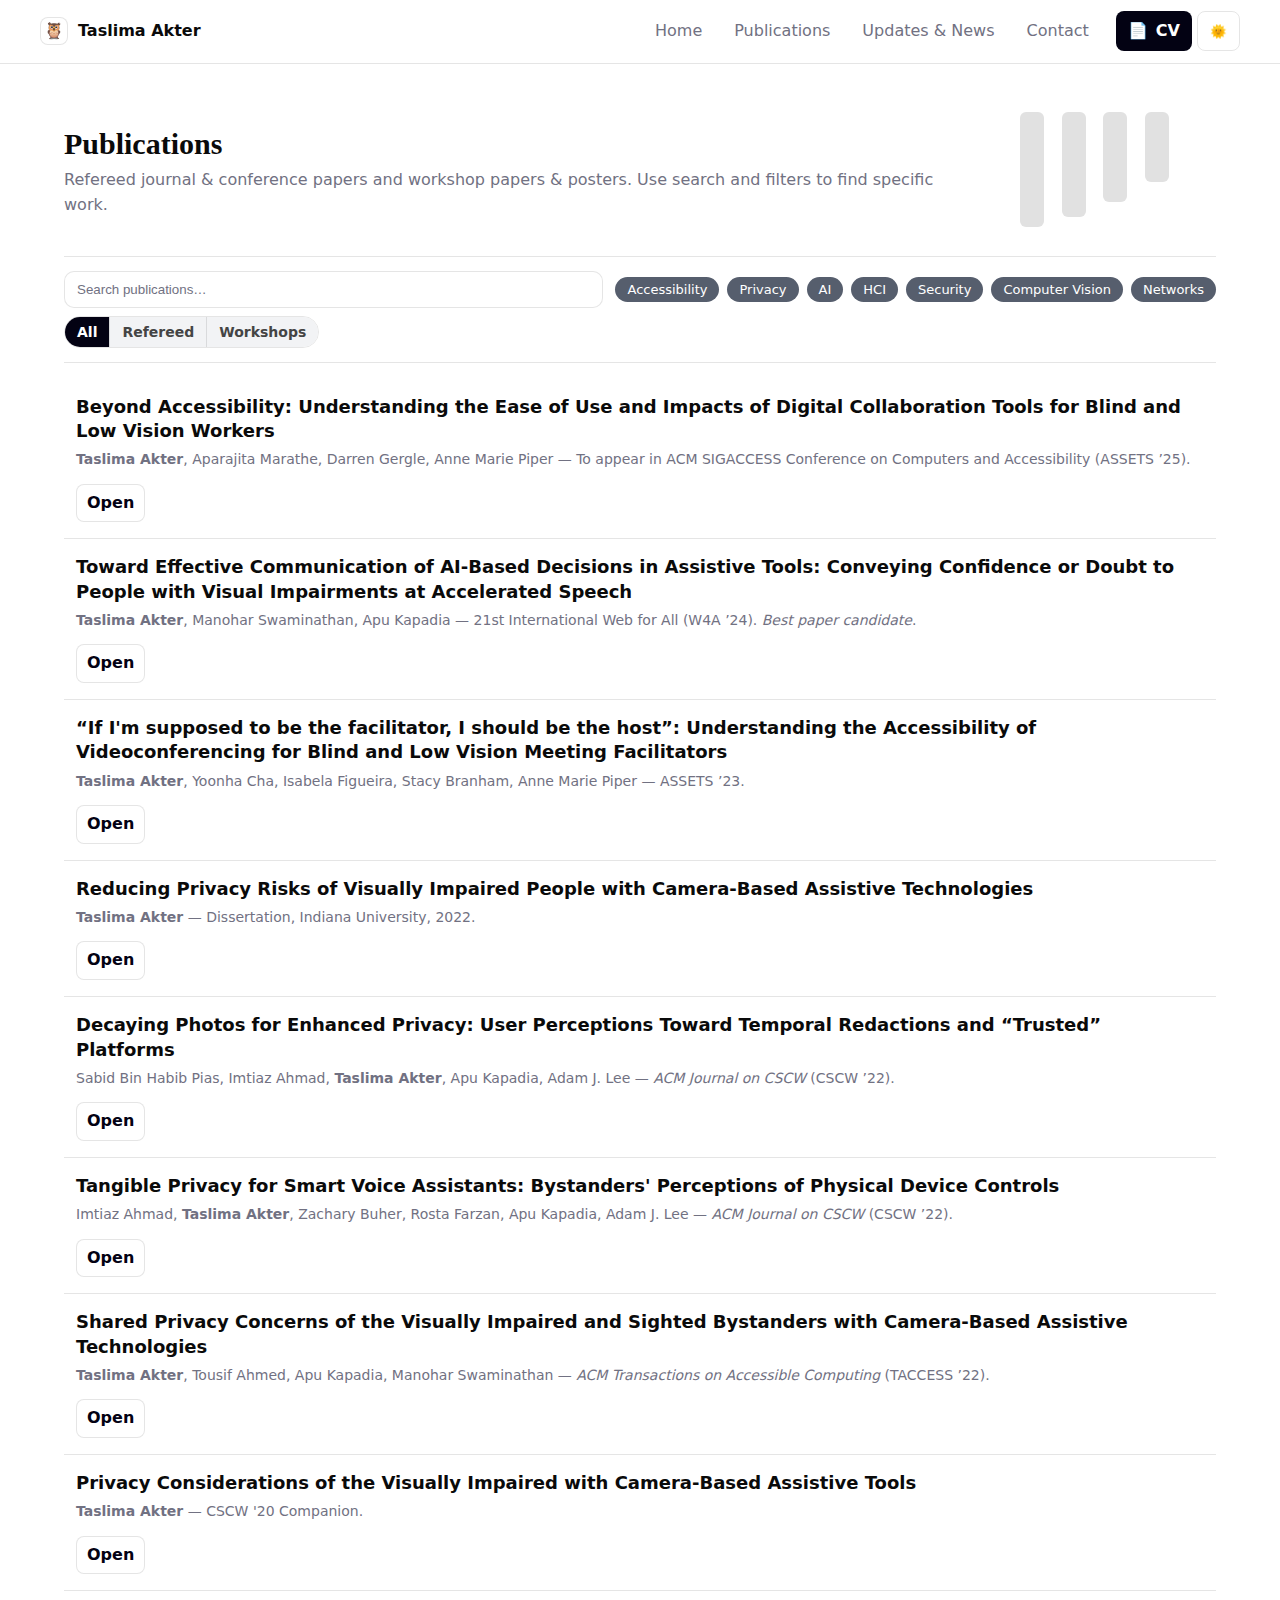
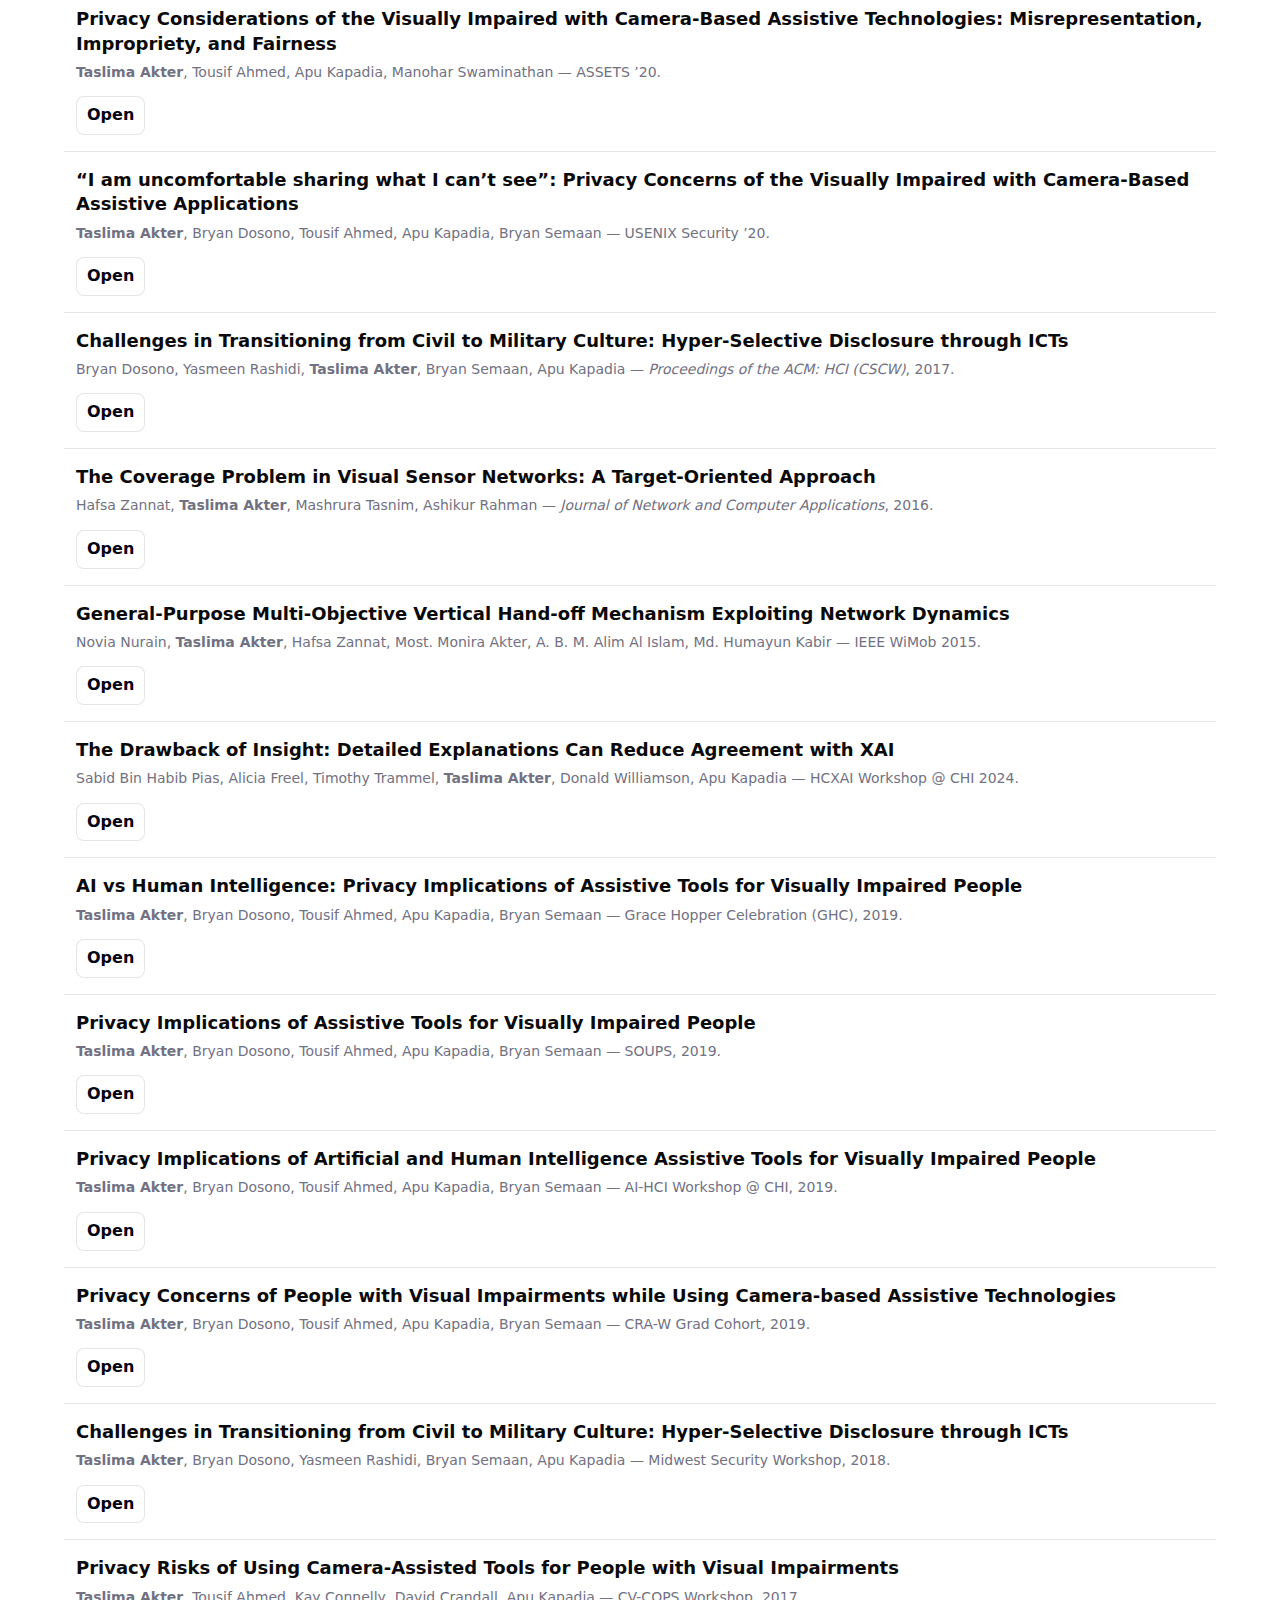
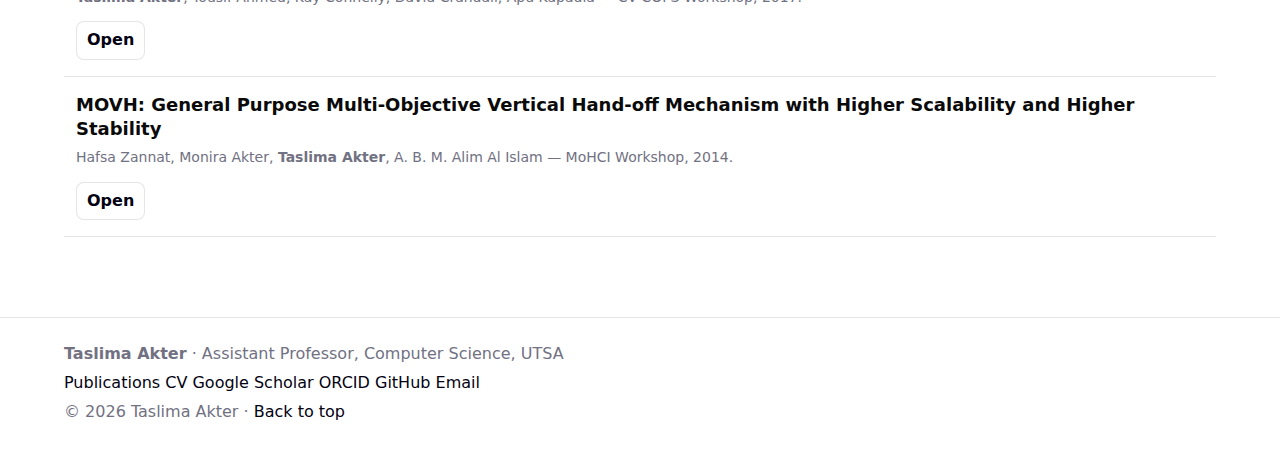
<file: template.html>
<!doctype html>
<html lang="en">
<head>
  <meta charset="utf-8" />
  <meta name="viewport" content="width=device-width, initial-scale=1" />
  <title>Taslima Akter — Publications</title>
  <link rel="stylesheet" href="css/tokens.css" />
  <link rel="stylesheet" href="css/shell.css" />
  <link rel="stylesheet" href="css/publications.css?v=9" />

  <script src="js/include.js" defer></script>
  <script src="js/publications.js" defer></script>
  <style>.sr-only{position:absolute!important;width:1px;height:1px;padding:0;margin:-1px;overflow:hidden;clip:rect(0,0,0,0);white-space:nowrap;border:0}</style>

</head>
<body>
  <!-- Skip -->
  <a class="skip-link" href="#main">Skip to content</a>

  <!-- Shared navbar -->
  <div id="site-header"></div>

  <main id="main" class="container publications">
    <!-- Page header -->
    <header class="page-head">
      <div>
        <h1>Publications</h1>
        <p class="lede">
          Refereed journal &amp; conference papers and workshop papers &amp; posters.
          Use search and filters to find specific work.
        </p>
      </div>
      <figure class="shelf" aria-hidden="true">
        <div class="bar tallest"></div><div class="bar tall"></div><div class="bar"></div><div class="bar short"></div>
      </figure>
    </header>

    <!-- Controls -->
    <section class="controls" aria-label="Filters and search">
      <div class="search-wrap">
        <input id="q" class="search" type="search" placeholder="Search publications…" />
      </div>

      <!-- Topic chips -->
      <div class="chips" role="group" aria-label="Topics">
        <button class="chip" data-topic="Accessibility">Accessibility</button>
        <button class="chip" data-topic="Privacy">Privacy</button>
        <button class="chip" data-topic="AI">AI</button>
        <button class="chip" data-topic="HCI">HCI</button>
        <button class="chip" data-topic="Security">Security</button>
        <button class="chip" data-topic="Computer Vision">Computer Vision</button>
        <button class="chip" data-topic="Networks">Networks</button>
      </div>

      <!-- Type segmented control -->
      <div class="segmented" role="group" aria-label="Type">
        <button class="seg on" data-type="all" aria-pressed="true">All</button>
        <button class="seg" data-type="refereed" aria-pressed="false">Refereed</button>
        <button class="seg" data-type="workshop" aria-pressed="false">Workshops</button>
      </div>

    </section>


    <!-- Unified results list (refereed + workshops) -->
    <section aria-labelledby="all-pubs-title">
      <h2 id="all-pubs-title" class="sr-only">All publications</h2>
      <ol id="results" class="pub-list">
        <!-- ===== Refereed ===== -->
        <li class="pub" data-type="refereed" data-year="2025" data-topics="Accessibility,HCI,BLV,Collaboration">
          <h3 class="title">Beyond Accessibility: Understanding the Ease of Use and Impacts of Digital Collaboration Tools for Blind and Low Vision Workers</h3>
          <p class="meta"><strong>Taslima Akter</strong>, Aparajita Marathe, Darren Gergle, Anne Marie Piper — To appear in ACM SIGACCESS Conference on Computers and Accessibility (ASSETS ’25).</p>
          <div class="actions"><a class="open" href="files/pre_print_ASSETS2025.pdf" target="_blank" rel="noopener">Open</a></div>
        </li>

        <li class="pub" data-type="refereed" data-year="2024" data-topics="AI,Accessibility,HCI,Speech">
          <h3 class="title">Toward Effective Communication of AI-Based Decisions in Assistive Tools: Conveying Confidence or Doubt to People with Visual Impairments at Accelerated Speech</h3>
          <p class="meta"><strong>Taslima Akter</strong>, Manohar Swaminathan, Apu Kapadia — 21st International Web for All (W4A ’24). <em>Best paper candidate</em>.</p>
          <div class="actions"><a class="open" href="https://dl.acm.org/doi/full/10.1145/3677846.3677862" target="_blank" rel="noopener">Open</a></div>
        </li>

        <li class="pub" data-type="refereed" data-year="2023" data-topics="Accessibility,HCI,Remote Work,BLV">
          <h3 class="title">“If I'm supposed to be the facilitator, I should be the host”: Understanding the Accessibility of Videoconferencing for Blind and Low Vision Meeting Facilitators</h3>
          <p class="meta"><strong>Taslima Akter</strong>, Yoonha Cha, Isabela Figueira, Stacy Branham, Anne Marie Piper — ASSETS ’23.</p>
          <div class="actions"><a class="open" href="https://dl.acm.org/doi/abs/10.1145/3597638.3608420" target="_blank" rel="noopener">Open</a></div>
        </li>

        <li class="pub" data-type="refereed" data-year="2022" data-topics="Privacy,Accessibility,Computer Vision,HCI">
          <h3 class="title">Reducing Privacy Risks of Visually Impaired People with Camera-Based Assistive Technologies</h3>
          <p class="meta"><strong>Taslima Akter</strong> — Dissertation, Indiana University, 2022.</p>
          <div class="actions"><a class="open" href="https://www.proquest.com/openview/41eab8be4c8d98a290ba427b50a42430/1?pq-origsite=gscholar&cbl=18750&diss=y" target="_blank" rel="noopener">Open</a></div>
        </li>

        <li class="pub" data-type="refereed" data-year="2022" data-topics="Privacy,Social Media,CSCW">
          <h3 class="title">Decaying Photos for Enhanced Privacy: User Perceptions Toward Temporal Redactions and “Trusted” Platforms</h3>
          <p class="meta">Sabid Bin Habib Pias, Imtiaz Ahmad, <strong>Taslima Akter</strong>, Apu Kapadia, Adam J. Lee — <em>ACM Journal on CSCW</em> (CSCW ’22).</p>
          <div class="actions"><a class="open" href="https://homes.luddy.indiana.edu/kapadia/papers/pias-cscw22.pdf" target="_blank" rel="noopener">Open</a></div>
        </li>

        <li class="pub" data-type="refereed" data-year="2022" data-topics="Privacy,IoT,Voice Assistants,CSCW">
          <h3 class="title">Tangible Privacy for Smart Voice Assistants: Bystanders' Perceptions of Physical Device Controls</h3>
          <p class="meta">Imtiaz Ahmad, <strong>Taslima Akter</strong>, Zachary Buher, Rosta Farzan, Apu Kapadia, Adam J. Lee — <em>ACM Journal on CSCW</em> (CSCW ’22).</p>
          <div class="actions"><a class="open" href="https://homes.luddy.indiana.edu/kapadia/papers/ahmad-tangible-cscw22-preprint.pdf" target="_blank" rel="noopener">Open</a></div>
        </li>

        <li class="pub" data-type="refereed" data-year="2022" data-topics="Privacy,Accessibility,Computer Vision">
          <h3 class="title">Shared Privacy Concerns of the Visually Impaired and Sighted Bystanders with Camera-Based Assistive Technologies</h3>
          <p class="meta"><strong>Taslima Akter</strong>, Tousif Ahmed, Apu Kapadia, Manohar Swaminathan — <em>ACM Transactions on Accessible Computing</em> (TACCESS ’22).</p>
          <div class="actions"><a class="open" href="https://dl.acm.org/doi/10.1145/3506857" target="_blank" rel="noopener">Open</a></div>
        </li>

        <li class="pub" data-type="refereed" data-year="2020" data-topics="Privacy,Accessibility,CSCW">
          <h3 class="title">Privacy Considerations of the Visually Impaired with Camera-Based Assistive Tools</h3>
          <p class="meta"><strong>Taslima Akter</strong> — CSCW '20 Companion.</p>
          <div class="actions"><a class="open" href="https://dl.acm.org/doi/abs/10.1145/3406865.3418382" target="_blank" rel="noopener">Open</a></div>
        </li>

        <li class="pub" data-type="refereed" data-year="2020" data-topics="Privacy,Accessibility,Computer Vision">
          <h3 class="title">Privacy Considerations of the Visually Impaired with Camera-Based Assistive Technologies: Misrepresentation, Impropriety, and Fairness</h3>
          <p class="meta"><strong>Taslima Akter</strong>, Tousif Ahmed, Apu Kapadia, Manohar Swaminathan — ASSETS ’20.</p>
          <div class="actions"><a class="open" href="https://dl.acm.org/doi/10.1145/3373625.3417003" target="_blank" rel="noopener">Open</a></div>
        </li>

        <li class="pub" data-type="refereed" data-year="2020" data-topics="Privacy,Accessibility,Security">
          <h3 class="title">“I am uncomfortable sharing what I can’t see”: Privacy Concerns of the Visually Impaired with Camera-Based Assistive Applications</h3>
          <p class="meta"><strong>Taslima Akter</strong>, Bryan Dosono, Tousif Ahmed, Apu Kapadia, Bryan Semaan — USENIX Security ’20.</p>
          <div class="actions"><a class="open" href="https://www.usenix.org/conference/usenixsecurity20/presentation/akter" target="_blank" rel="noopener">Open</a></div>
        </li>

        <li class="pub" data-type="refereed" data-year="2017" data-topics="Privacy,Disclosure,CSCW">
          <h3 class="title">Challenges in Transitioning from Civil to Military Culture: Hyper-Selective Disclosure through ICTs</h3>
          <p class="meta">Bryan Dosono, Yasmeen Rashidi, <strong>Taslima Akter</strong>, Bryan Semaan, Apu Kapadia — <em>Proceedings of the ACM: HCI (CSCW)</em>, 2017.</p>
          <div class="actions"><a class="open" href="https://dl.acm.org/doi/10.1145/3134676" target="_blank" rel="noopener">Open</a></div>
        </li>

        <li class="pub" data-type="refereed" data-year="2016" data-topics="Computer Vision,Networks,Sensors">
          <h3 class="title">The Coverage Problem in Visual Sensor Networks: A Target-Oriented Approach</h3>
          <p class="meta">Hafsa Zannat, <strong>Taslima Akter</strong>, Mashrura Tasnim, Ashikur Rahman — <em>Journal of Network and Computer Applications</em>, 2016.</p>
          <div class="actions"><a class="open" href="https://ieeexplore.ieee.org/stamp/stamp.jsp?arnumber=7348047&tag=1" target="_blank" rel="noopener">Open</a></div>
        </li>

        <li class="pub" data-type="refereed" data-year="2015" data-topics="Networks,Wireless,Mobile">
          <h3 class="title">General-Purpose Multi-Objective Vertical Hand-off Mechanism Exploiting Network Dynamics</h3>
          <p class="meta">Novia Nurain, <strong>Taslima Akter</strong>, Hafsa Zannat, Most. Monira Akter, A. B. M. Alim Al Islam, Md. Humayun Kabir — IEEE WiMob 2015.</p>
          <div class="actions"><a class="open" href="https://ieeexplore.ieee.org/stamp/stamp.jsp?arnumber=7348047" target="_blank" rel="noopener">Open</a></div>
        </li>

        <!-- ===== Workshops ===== -->
        <li class="pub" data-type="workshop" data-year="2024" data-topics="AI,Explainable AI,HCI,Privacy">
          <h3 class="title">The Drawback of Insight: Detailed Explanations Can Reduce Agreement with XAI</h3>
          <p class="meta">Sabid Bin Habib Pias, Alicia Freel, Timothy Trammel, <strong>Taslima Akter</strong>, Donald Williamson, Apu Kapadia — HCXAI Workshop @ CHI 2024.</p>
          <div class="actions"><a class="open" href="https://arxiv.org/abs/2404.19629" target="_blank" rel="noopener">Open</a></div>
        </li>

        <li class="pub" data-type="workshop" data-year="2019" data-topics="Privacy,Accessibility,AI">
          <h3 class="title">AI vs Human Intelligence: Privacy Implications of Assistive Tools for Visually Impaired People</h3>
          <p class="meta"><strong>Taslima Akter</strong>, Bryan Dosono, Tousif Ahmed, Apu Kapadia, Bryan Semaan — Grace Hopper Celebration (GHC), 2019.</p>
          <div class="actions"><a class="open" href="#" target="_blank" rel="noopener">Open</a></div>
        </li>

        <li class="pub" data-type="workshop" data-year="2019" data-topics="Privacy,Accessibility,HCI">
          <h3 class="title">Privacy Implications of Assistive Tools for Visually Impaired People</h3>
          <p class="meta"><strong>Taslima Akter</strong>, Bryan Dosono, Tousif Ahmed, Apu Kapadia, Bryan Semaan — SOUPS, 2019.</p>
          <div class="actions"><a class="open" href="#" target="_blank" rel="noopener">Open</a></div>
        </li>

        <li class="pub" data-type="workshop" data-year="2019" data-topics="Privacy,AI,HCI">
          <h3 class="title">Privacy Implications of Artificial and Human Intelligence Assistive Tools for Visually Impaired People</h3>
          <p class="meta"><strong>Taslima Akter</strong>, Bryan Dosono, Tousif Ahmed, Apu Kapadia, Bryan Semaan — AI-HCI Workshop @ CHI, 2019.</p>
          <div class="actions"><a class="open" href="files/CHI_Workshop_19.pdf" target="_blank" rel="noopener">Open</a></div>
        </li>

        <li class="pub" data-type="workshop" data-year="2019" data-topics="Privacy,Accessibility">
          <h3 class="title">Privacy Concerns of People with Visual Impairments while Using Camera-based Assistive Technologies</h3>
          <p class="meta"><strong>Taslima Akter</strong>, Bryan Dosono, Tousif Ahmed, Apu Kapadia, Bryan Semaan — CRA-W Grad Cohort, 2019.</p>
          <div class="actions"><a class="open" href="files/Grad_cohort_poster.pdf" target="_blank" rel="noopener">Open</a></div>
        </li>

        <li class="pub" data-type="workshop" data-year="2018" data-topics="Privacy,Disclosure,Security">
          <h3 class="title">Challenges in Transitioning from Civil to Military Culture: Hyper-Selective Disclosure through ICTs</h3>
          <p class="meta"><strong>Taslima Akter</strong>, Bryan Dosono, Yasmeen Rashidi, Bryan Semaan, Apu Kapadia — Midwest Security Workshop, 2018.</p>
          <div class="actions"><a class="open" href="files/ROTC_poster.pdf" target="_blank" rel="noopener">Open</a></div>
        </li>

        <li class="pub" data-type="workshop" data-year="2017" data-topics="Privacy,Computer Vision,Security">
          <h3 class="title">Privacy Risks of Using Camera-Assisted Tools for People with Visual Impairments</h3>
          <p class="meta"><strong>Taslima Akter</strong>, Tousif Ahmed, Kay Connelly, David Crandall, Apu Kapadia — CV-COPS Workshop, 2017.</p>
          <div class="actions"><a class="open" href="files/cvcops.pdf" target="_blank" rel="noopener">Open</a></div>
        </li>

        <li class="pub" data-type="workshop" data-year="2014" data-topics="Networks,Mobile,HCI">
          <h3 class="title">MOVH: General Purpose Multi-Objective Vertical Hand-off Mechanism with Higher Scalability and Higher Stability</h3>
          <p class="meta">Hafsa Zannat, Monira Akter, <strong>Taslima Akter</strong>, A. B. M. Alim Al Islam — MoHCI Workshop, 2014.</p>
          <div class="actions"><a class="open" href="#" target="_blank" rel="noopener">Open</a></div>
        </li>
      </ol>
    </section>
  </main>

  <!-- Shared footer -->
  <div id="site-footer"></div>


</body>
</html>
</file>
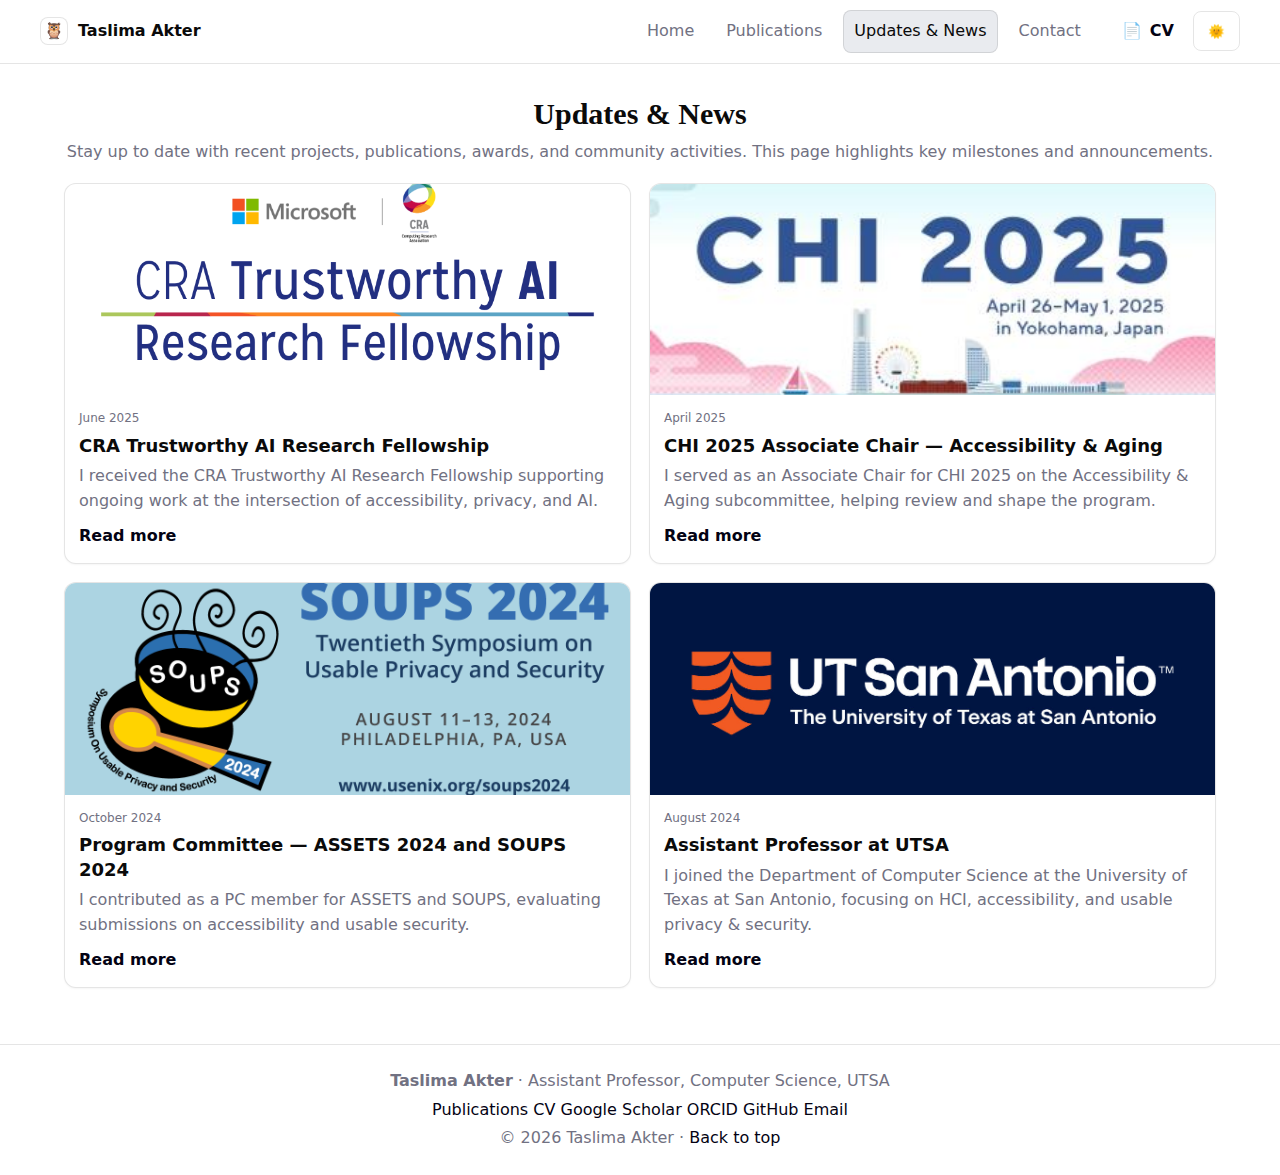
<file: updatesandnews.html>
<!doctype html>
<html lang="en">
<head>
  <meta charset="utf-8" />
  <meta name="viewport" content="width=device-width, initial-scale=1" />
  <title>Taslima Akter - Updates & News</title>

  <link rel="stylesheet" href="css/tokens.css">
  <link rel="stylesheet" href="css/shell.css" />
  <link rel="stylesheet" href="css/updatesandnews.css?v=3" />
  
  <script src="js/include.js" defer></script>

</head>
<body>
  <!-- Skip + Navbar -->
  <a class="skip-link" href="#main">Skip to content</a>
  <div id="site-header"></div>


  <main id="main" class="container">
    <header class="page-head">
      <h1>Updates &amp; News</h1>
      <p class="lede">
        Stay up to date with recent projects, publications, awards, and community activities.
        This page highlights key milestones and announcements.
      </p>
    </header>

    <section aria-label="News items" class="news-grid">
      <!-- 1 -->
      <article class="news-card">
        <img class="news-img" src="images/news-cra.png" alt="CRA Trustworthy AI Research Fellowship banner">
        <div class="news-body">
          <time class="news-date" datetime="2025-06">June 2025</time>
          <h2 class="news-title">CRA Trustworthy AI Research Fellowship</h2>
          <p class="news-desc">I received the CRA Trustworthy AI Research Fellowship supporting ongoing work at the intersection of accessibility, privacy, and AI.</p>
          <a class="news-link" href="#" target="_blank" rel="noopener">Read more</a>
        </div>
      </article>

      <!-- 2 -->
      <article class="news-card">
        <img class="news-img" src="images/news-chi2025.png" alt="CHI 2025 Accessibility & Aging banner">
        <div class="news-body">
          <time class="news-date" datetime="2025-04">April 2025</time>
          <h2 class="news-title">CHI 2025 Associate Chair — Accessibility &amp; Aging</h2>
          <p class="news-desc">I served as an Associate Chair for CHI 2025 on the Accessibility &amp; Aging subcommittee, helping review and shape the program.</p>
          <a class="news-link" href="#" target="_blank" rel="noopener">Read more</a>
        </div>
      </article>

      <!-- 3 -->
      <article class="news-card">
        <img class="news-img" src="images/news-soups.png" alt="SOUPS and ASSETS logos">
        <div class="news-body">
          <time class="news-date" datetime="2024-10">October 2024</time>
          <h2 class="news-title">Program Committee — ASSETS 2024 and SOUPS 2024</h2>
          <p class="news-desc">I contributed as a PC member for ASSETS and SOUPS, evaluating submissions on accessibility and usable security.</p>
          <a class="news-link" href="#" target="_blank" rel="noopener">Read more</a>
        </div>
      </article>

      <!-- 4 -->
      <article class="news-card">
        <img class="news-img" src="images/utsa-news.png" alt="University of Texas at San Antonio logo">
        <div class="news-body">
          <time class="news-date" datetime="2024-08">August 2024</time>
          <h2 class="news-title">Assistant Professor at UTSA</h2>
          <p class="news-desc">I joined the Department of Computer Science at the University of Texas at San Antonio, focusing on HCI, accessibility, and usable privacy &amp; security.</p>
          <a class="news-link" href="#" target="_blank" rel="noopener">Read more</a>
        </div>
      </article>
    </section>
  </main>

  <div id="site-footer"></div>



</body>
</html>
</file>
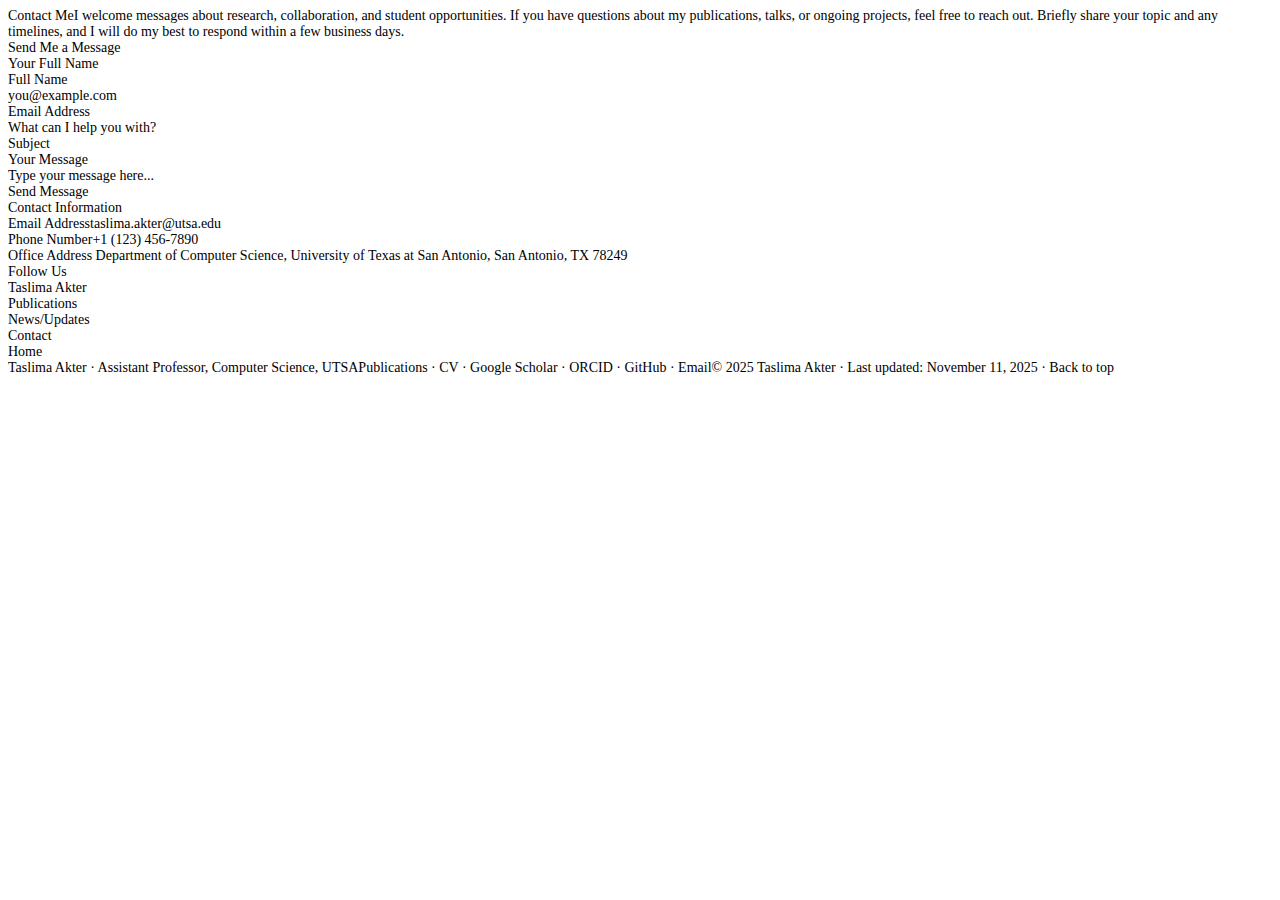
<file: Original/Contact.html>
<!DOCTYPE html><html><head><link href="https://fonts.googleapis.com/css?family=Merriweather&display=swap" rel="stylesheet" /><link href="https://fonts.googleapis.com/css?family=Open+Sans&display=swap" rel="stylesheet" /><link href="https://fonts.googleapis.com/css?family=Inter&display=swap" rel="stylesheet" /><link href="https://fonts.googleapis.com/css?family=Roboto&display=swap" rel="stylesheet" /><link href="./css/main.css" rel="stylesheet" /><title>Document</title></head><body><div class="v9_1538"><div class="v9_1539"><span class="v9_1540">Contact Me</span><span class="v9_1541">I welcome messages about research, collaboration, and student opportunities. If you have questions about my publications, talks, or ongoing projects, feel free to reach out. Briefly share your topic and any timelines, and I will do my best to respond within a few business days.</span><div class="v9_1542"></div></div><div class="v9_1543"><span class="v9_1544">Send Me a Message</span><div class="v9_1545"><div class="v9_1546"><span class="v9_1547">Your Full Name</span></div><span class="v9_1548">Full Name</span></div><div class="v9_1549"><div class="v9_1550"><span class="v9_1551">you@example.com</span></div><span class="v9_1552">Email Address</span></div><div class="v9_1553"><div class="v9_1554"><span class="v9_1555">What can I help you with?</span></div><span class="v9_1556">Subject</span></div><div class="v9_1557"><span class="v9_1558">Your Message</span><div class="v9_1559"><span class="v9_1560">Type your message here...</span><div class="v9_1561"><div class="v9_1562"><div class="v9_1563"><div class="v9_1564"><div class="v9_1565"></div></div><div class="v9_1566"><div class="v9_1567"></div></div></div></div></div></div></div><div class="v9_1568"><span class="v9_1569">Send Message</span></div></div><div class="v9_1570"><span class="v9_1571">Contact Information</span><div class="v9_1572"><div class="v9_1573"><div class="v9_1574"><div class="v9_1575"><div class="v9_1576"></div></div><div class="v9_1577"><div class="v9_1578"></div></div></div></div></div><span class="v9_1579">Email Address</span><span class="v9_1580">taslima.akter@utsa.edu</span><div class="v9_1581"><div class="v9_1582"><div class="v9_1583"><div class="v9_1584"><div class="v9_1585"></div></div></div></div></div><span class="v9_1586">Phone Number</span><span class="v9_1587">+1 (123) 456-7890</span><div class="v9_1588"><div class="v9_1589"><div class="v9_1590"><div class="v9_1591"><div class="v9_1592"></div></div><div class="v9_1593"><div class="v9_1594"></div></div></div></div></div><span class="v9_1595">Office Address</span><span class="v9_1596"> Department of Computer Science, University of Texas at San Antonio, San Antonio, TX 78249</span><div class="v9_1597"><div class="v9_1598"></div><span class="v9_1599">Follow Us</span><div class="v9_1600"><span class="v9_1601" /><div class="v9_1602"><div class="v9_1603"><div class="v9_1604"><div class="v9_1605"><div class="v9_1606"></div></div><div class="v9_1607"><div class="v9_1608"></div></div><div class="v9_1609"><div class="v9_1610"></div></div></div></div></div></div><div class="v9_1611"><span class="v9_1612" /><div class="v9_1613"><div class="v9_1614"><div class="v9_1615"><div class="v9_1616"><div class="v9_1617"></div></div></div></div></div></div><div class="v9_1618"><span class="v9_1619" /><div class="v9_1620"><div class="v9_1621"><div class="v9_1622"><div class="v9_1623"><div class="v9_1624"></div></div></div></div></div></div><div class="v9_1625"><span class="v9_1626" /><div class="v9_1627"><div class="v9_1628"><div class="v9_1629"><div class="v9_1630"><div class="v9_1631"></div></div><div class="v9_1632"><div class="v9_1633"></div></div><div class="v9_1634"><div class="v9_1635"></div></div></div></div></div></div></div></div><div class="v17_503"><div class="v17_504"></div><div class="v17_505"></div><div class="v17_506"><div class="v17_507"><div class="v17_508"><div class="v17_509"><div class="v17_510"></div></div><div class="v17_511"><div class="v17_512"></div></div><div class="v17_513"><div class="v17_514"></div></div></div></div></div><span class="v17_515">Taslima Akter</span><div class="v17_516"><span class="v17_517">Publications</span></div><div class="v17_518"><span class="v17_519">News/Updates</span></div><div class="v17_520"><div class="v17_525"><span class="v17_526">Contact</span></div></div><div class="v17_532"><span class="v17_533">Home</span></div></div><div class="v17_535"><div class="v17_536"></div><span class="v17_537">Taslima Akter · Assistant Professor, Computer Science, UTSA</span><span class="v17_538">Publications · CV · Google Scholar · ORCID · GitHub · Email</span><span class="v17_539">© 2025 Taslima Akter · Last updated: November 11, 2025 · Back to top</span></div></div></body></html>
</file>
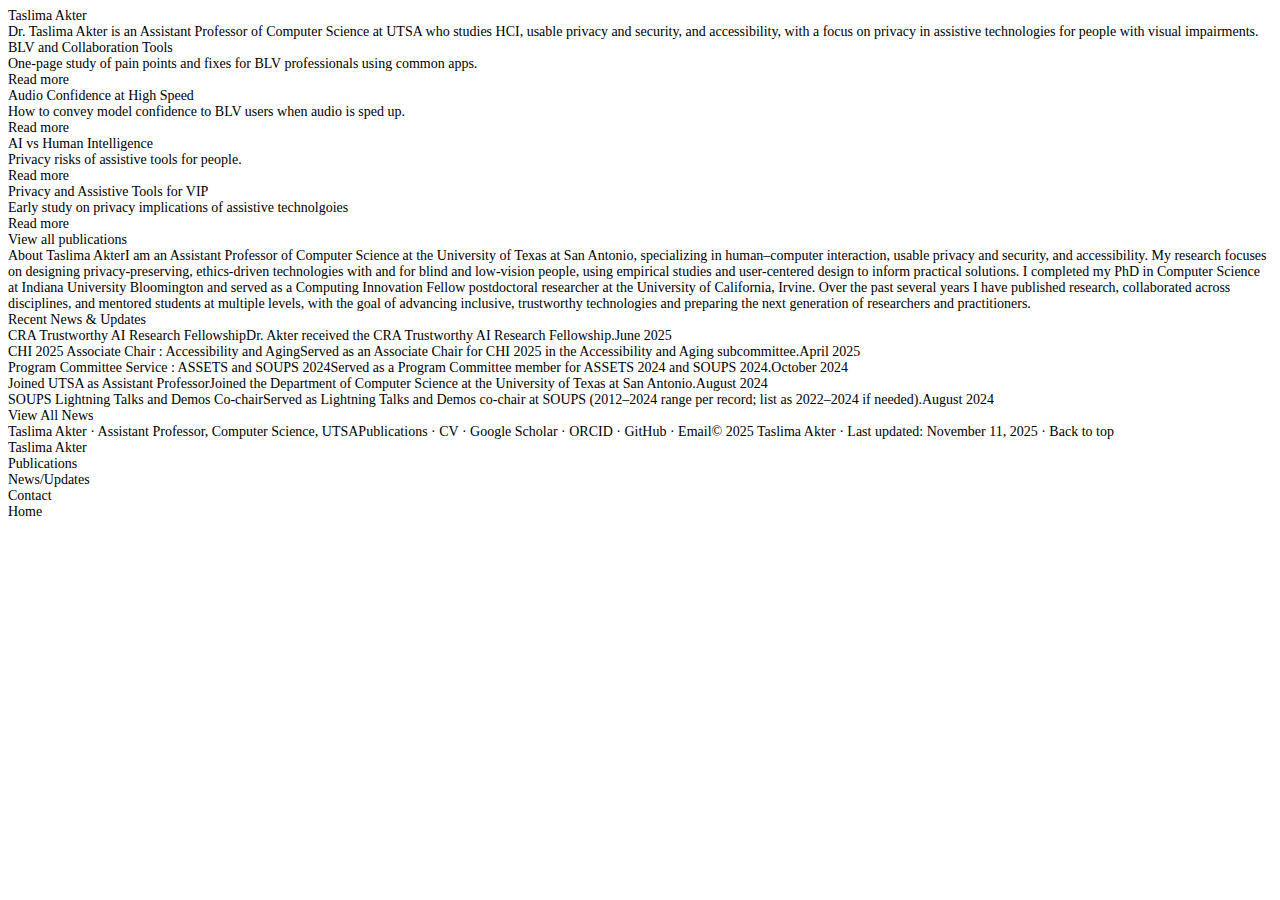
<file: Original/Home.html>
<!DOCTYPE html><html><head><link href="https://fonts.googleapis.com/css?family=Inter&display=swap" rel="stylesheet" /><link href="https://fonts.googleapis.com/css?family=Roboto&display=swap" rel="stylesheet" /><link href="https://fonts.googleapis.com/css?family=Open+Sans&display=swap" rel="stylesheet" /><link href="./css/main.css" rel="stylesheet" /><title>Document</title></head><body><div class="v9_987"><div class="v9_988"><div class="v9_989"></div><span class="v9_990">Taslima Akter
</span><div class="v9_991"><span class="v9_992">Dr. Taslima Akter is an Assistant Professor of Computer Science at UTSA who studies HCI, usable privacy and security, and accessibility, with a focus on privacy in assistive technologies for people with visual impairments.</span></div><div class="v9_993"><span class="v9_994" /><div class="v9_995"><div class="v9_996"><div class="v9_997"><div class="v9_998"><div class="v9_999"></div></div><div class="v9_1000"><div class="v9_1001"></div></div><div class="v9_1002"><div class="v9_1003"></div></div></div></div></div></div><div class="v9_1004"><span class="v9_1005" /><div class="v9_1006"><div class="v9_1007"><div class="v9_1008"><div class="v9_1009"><div class="v9_1010"></div></div></div></div></div></div><div class="v9_1011"><span class="v9_1012" /><div class="v9_1013"><div class="v9_1014"><div class="v9_1015"><div class="v9_1016"><div class="v9_1017"></div></div><div class="v9_1018"><div class="v9_1019"></div></div><div class="v9_1020"><div class="v9_1021"></div></div></div></div></div></div></div><div class="v16_418"><div class="v9_1023"><div class="v9_1024"><div class="v9_1025"></div></div><div class="v9_1026"><span class="v9_1027">BLV and Collaboration Tools</span></div><div class="v9_1028"><span class="v9_1029">One-page study of pain points and fixes for BLV professionals using common apps.</span></div><div class="v9_1030"><span class="v9_1031">Read more</span></div></div><div class="v9_1032"><div class="v9_1033"><div class="v9_1034"></div></div><div class="v9_1035"><span class="v9_1036">Audio Confidence at High Speed</span></div><div class="v9_1037"><span class="v9_1038">How to convey model confidence to BLV users when audio is sped up.</span></div><div class="v9_1039"><span class="v9_1040">Read more</span></div></div><div class="v9_1041"><div class="v9_1042"><div class="v9_1043"></div></div><div class="v9_1044"><span class="v9_1045">AI vs Human Intelligence</span></div><div class="v9_1046"><span class="v9_1047">Privacy risks of assistive tools for people.</span></div><div class="v9_1048"><span class="v9_1049">Read more</span></div></div><div class="v9_1050"><div class="v9_1051"><div class="v9_1052"></div></div><div class="v9_1053"><span class="v9_1054">Privacy and Assistive Tools for VIP</span></div><div class="v9_1055"><span class="v9_1056">Early study on privacy implications of assistive technolgoies</span></div><div class="v9_1057"><span class="v9_1058">Read more</span></div></div><div class="v9_1059"><span class="v9_1061">View all publications</span></div></div><div class="v9_1062"><span class="v9_1063">About Taslima Akter</span><span class="v9_1064">I am an Assistant Professor of Computer Science at the University of Texas at San Antonio, specializing in human–computer interaction, usable privacy and security, and accessibility. My research focuses on designing privacy-preserving, ethics-driven technologies with and for blind and low-vision people, using empirical studies and user-centered design to inform practical solutions. I completed my PhD in Computer Science at Indiana University Bloomington and served as a Computing Innovation Fellow postdoctoral researcher at the University of California, Irvine. Over the past several years I have published research, collaborated across disciplines, and mentored students at multiple levels, with the goal of advancing inclusive, trustworthy technologies and preparing the next generation of researchers and practitioners.</span></div><div class="v9_1065"><span class="v9_1066">Recent News & Updates</span><div class="v9_1067"><span class="v9_1068">CRA Trustworthy AI Research Fellowship</span><span class="v9_1069">Dr. Akter received the CRA Trustworthy AI Research Fellowship.</span><span class="v9_1070">June 2025</span></div><div class="v9_1071"><span class="v9_1072">CHI 2025 Associate Chair : Accessibility and Aging</span><span class="v9_1073">Served as an Associate Chair for CHI 2025 in the Accessibility and Aging subcommittee.</span><span class="v9_1074">April 2025</span></div><div class="v9_1075"><span class="v9_1076">Program Committee Service : ASSETS and SOUPS 2024</span><span class="v9_1077">Served as a Program Committee member for ASSETS 2024 and SOUPS 2024.</span><span class="v9_1078">October 2024</span></div><div class="v9_1079"><span class="v9_1080">Joined UTSA as Assistant Professor</span><span class="v9_1081">Joined the Department of Computer Science at the University of Texas at San Antonio.</span><span class="v9_1082">August 2024</span></div><div class="v9_1083"><span class="v9_1084">SOUPS Lightning Talks and Demos Co-chair</span><span class="v9_1085">Served as Lightning Talks and Demos co-chair at SOUPS (2012–2024 range per record; list as 2022–2024 if needed).</span><span class="v9_1086">August 2024</span></div><div class="v9_1087"><span class="v9_1088">View All News</span></div></div><div class="v9_1089"><div class="v9_1090"></div><span class="v9_1091">Taslima Akter · Assistant Professor, Computer Science, UTSA</span><span class="v9_1092">Publications · CV · Google Scholar · ORCID · GitHub · Email</span><span class="v9_1093">© 2025 Taslima Akter · Last updated: November 11, 2025 · Back to top</span></div><div class="v9_1094"><div class="v9_1095"></div><div class="v9_1096"></div><div class="v9_1097"><div class="v9_1098"><div class="v9_1099"><div class="v9_1100"><div class="v9_1101"></div></div><div class="v9_1102"><div class="v9_1103"></div></div><div class="v9_1104"><div class="v9_1105"></div></div></div></div></div><span class="v9_1106">Taslima Akter</span><div class="v17_420"><span class="v17_421">Publications</span></div><div class="v17_424"><span class="v17_425">News/Updates</span></div><div class="v17_426"><span class="v17_427">Contact</span></div><div class="v17_429"><span class="v17_430">Home</span></div></div></div></body></html>
</file>
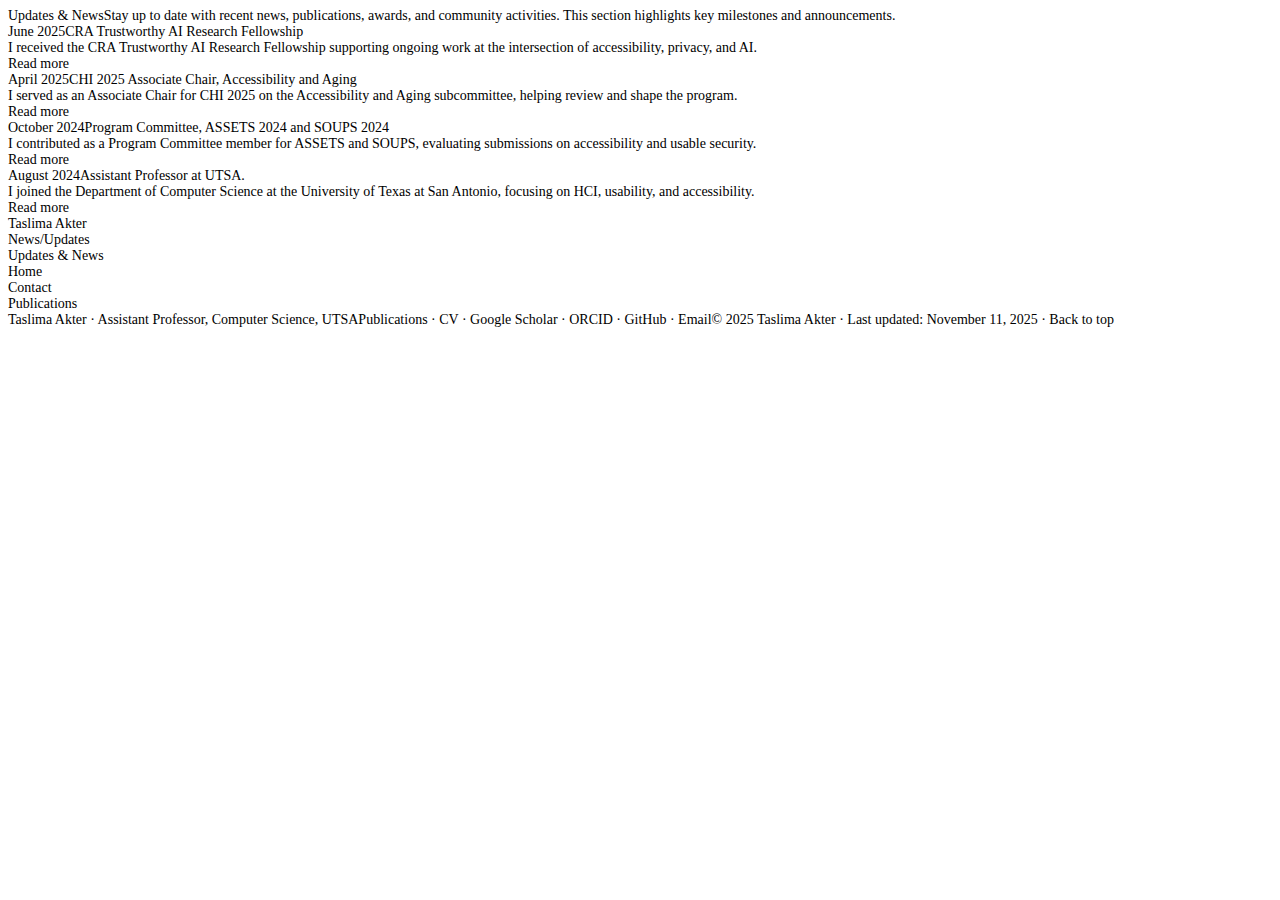
<file: Original/Updates And News.html>
<!DOCTYPE html><html><head><link href="https://fonts.googleapis.com/css?family=Merriweather&display=swap" rel="stylesheet" /><link href="https://fonts.googleapis.com/css?family=Open+Sans&display=swap" rel="stylesheet" /><link href="https://fonts.googleapis.com/css?family=Inter&display=swap" rel="stylesheet" /><link href="https://fonts.googleapis.com/css?family=Roboto&display=swap" rel="stylesheet" /><link href="./css/main.css" rel="stylesheet" /><title>Document</title></head><body><div class="v11_115"><div class="v11_116"><span class="v11_117">Updates & News</span><span class="v11_118">Stay up to date with recent news, publications, awards, and community activities. This section highlights key milestones and announcements.</span><div class="v11_119"><div class="v11_120"></div><span class="v11_121">June 2025</span><span class="v11_122">CRA Trustworthy AI Research Fellowship</span><div class="v11_123"><span class="v11_124">I received the CRA Trustworthy AI Research Fellowship supporting ongoing work at the intersection of accessibility, privacy, and AI.</span></div><div class="v11_125"><span class="v11_126">Read more</span></div></div><div class="v11_127"><div class="v11_128"></div><span class="v11_129">April 2025</span><span class="v11_130">CHI 2025 Associate Chair, Accessibility and Aging</span><div class="v11_131"><span class="v11_132">I served as an Associate Chair for CHI 2025 on the Accessibility and Aging subcommittee, helping review and shape the program.</span></div><div class="v11_133"><span class="v11_134">Read more</span></div></div><div class="v11_135"><div class="v11_136"></div><span class="v11_137">October 2024</span><span class="v11_138">Program Committee, ASSETS 2024 and SOUPS 2024</span><div class="v11_139"><span class="v11_140">I contributed as a Program Committee member for ASSETS and SOUPS, evaluating submissions on accessibility and usable security.</span></div><div class="v11_141"><span class="v11_142">Read more</span></div></div><div class="v11_143"><div class="v11_144"></div><span class="v11_145">August 2024</span><span class="v11_146">Assistant Professor at UTSA.</span><div class="v11_147"><span class="v11_148">I joined the Department of Computer Science at the University of Texas at San Antonio, focusing on HCI, usability, and accessibility.</span></div><div class="v11_149"><span class="v11_150">Read more</span></div></div></div><div class="v17_467"><div class="v17_468"></div><div class="v17_469"></div><div class="v17_470"><div class="v17_471"><div class="v17_472"><div class="v17_473"><div class="v17_474"></div></div><div class="v17_475"><div class="v17_476"></div></div><div class="v17_477"><div class="v17_478"></div></div></div></div></div><span class="v17_479">Taslima Akter</span><div class="v17_483"><span class="v17_484">News/Updates</span><div class="v17_490"><span class="v17_491">Updates & News</span></div></div><div class="v17_485"><span class="v17_486">Home</span></div><div class="v17_487"><span class="v17_488">Contact</span></div><div class="v17_493"><span class="v17_494">Publications</span></div></div><div class="v17_496"><div class="v17_497"></div><span class="v17_498">Taslima Akter · Assistant Professor, Computer Science, UTSA</span><span class="v17_499">Publications · CV · Google Scholar · ORCID · GitHub · Email</span><span class="v17_500">© 2025 Taslima Akter · Last updated: November 11, 2025 · Back to top</span></div></div></body></html>
</file>
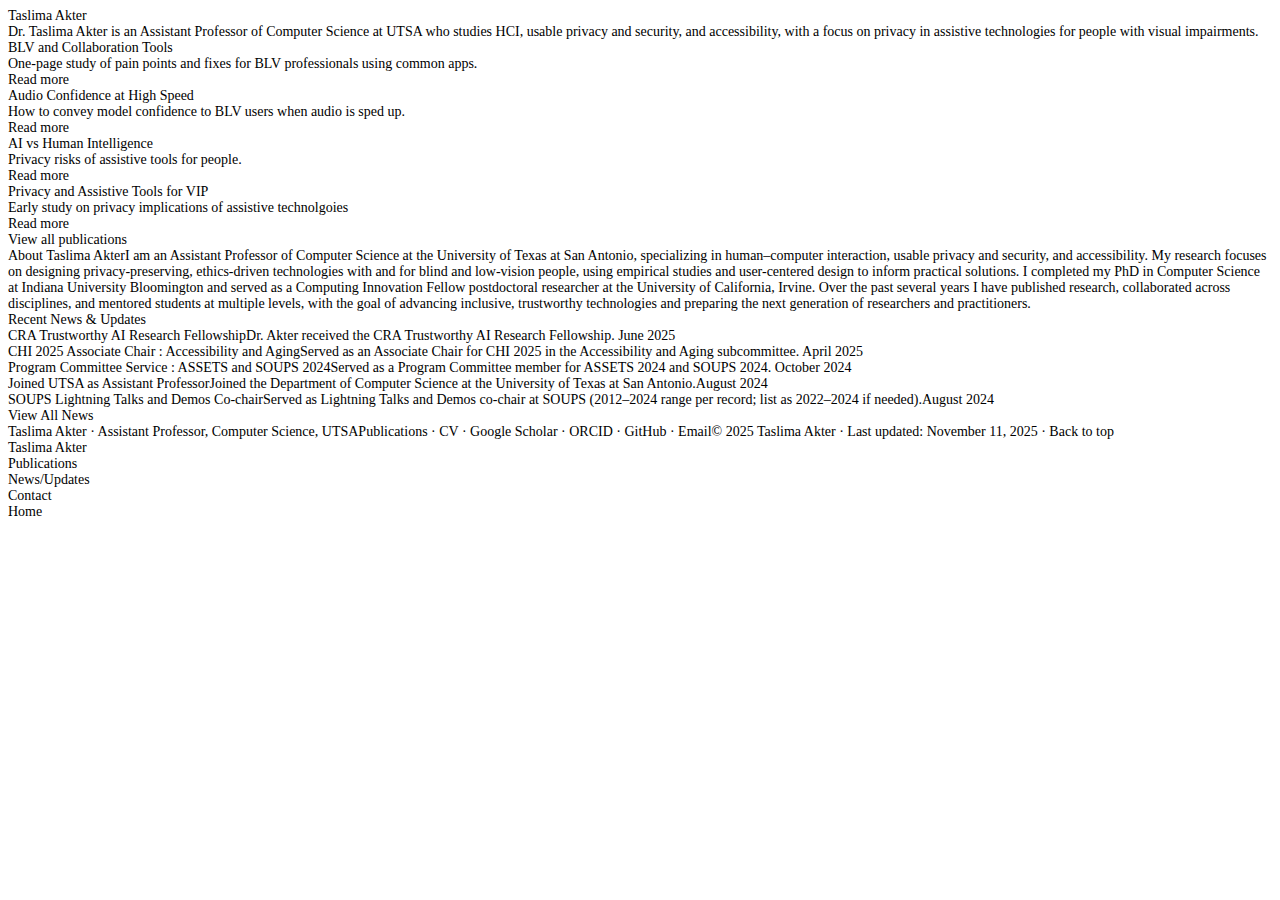
<file: Original/Zips/index_3.html>
<!DOCTYPE html><html><head><link href="https://fonts.googleapis.com/css?family=Inter&display=swap" rel="stylesheet" /><link href="https://fonts.googleapis.com/css?family=Roboto&display=swap" rel="stylesheet" /><link href="https://fonts.googleapis.com/css?family=Open+Sans&display=swap" rel="stylesheet" /><link href="./css/main.css" rel="stylesheet" /><title>Document</title></head><body><div class="v9_987"><div class="v9_988"><div class="v9_989"></div><span class="v9_990">Taslima Akter
</span><div class="v9_991"><span class="v9_992">Dr. Taslima Akter is an Assistant Professor of Computer Science at UTSA who studies HCI, usable privacy and security, and accessibility, with a focus on privacy in assistive technologies for people with visual impairments.</span></div><div class="v9_993"><span class="v9_994" /><div class="v9_995"><div class="v9_996"><div class="v9_997"><div class="v9_998"><div class="v9_999"></div></div><div class="v9_1000"><div class="v9_1001"></div></div><div class="v9_1002"><div class="v9_1003"></div></div></div></div></div></div><div class="v9_1004"><span class="v9_1005" /><div class="v9_1006"><div class="v9_1007"><div class="v9_1008"><div class="v9_1009"><div class="v9_1010"></div></div></div></div></div></div><div class="v9_1011"><span class="v9_1012" /><div class="v9_1013"><div class="v9_1014"><div class="v9_1015"><div class="v9_1016"><div class="v9_1017"></div></div><div class="v9_1018"><div class="v9_1019"></div></div><div class="v9_1020"><div class="v9_1021"></div></div></div></div></div></div></div><div class="v16_418"><div class="v9_1023"><div class="v9_1024"><div class="v9_1025"></div></div><div class="v9_1026"><span class="v9_1027">BLV and Collaboration Tools</span></div><div class="v9_1028"><span class="v9_1029">One-page study of pain points and fixes for BLV professionals using common apps. </span></div><div class="v9_1030"><span class="v9_1031">Read more</span></div></div><div class="v9_1032"><div class="v9_1033"><div class="v9_1034"></div></div><div class="v9_1035"><span class="v9_1036">Audio Confidence at High Speed</span></div><div class="v9_1037"><span class="v9_1038">How to convey model confidence to BLV users when audio is sped up.</span></div><div class="v9_1039"><span class="v9_1040">Read more</span></div></div><div class="v9_1041"><div class="v9_1042"><div class="v9_1043"></div></div><div class="v9_1044"><span class="v9_1045">AI vs Human Intelligence</span></div><div class="v9_1046"><span class="v9_1047">Privacy risks of assistive tools for people.</span></div><div class="v9_1048"><span class="v9_1049">Read more</span></div></div><div class="v9_1050"><div class="v9_1051"><div class="v9_1052"></div></div><div class="v9_1053"><span class="v9_1054">Privacy and Assistive Tools for VIP</span></div><div class="v9_1055"><span class="v9_1056">Early study on privacy implications of assistive technolgoies</span></div><div class="v9_1057"><span class="v9_1058">Read more</span></div></div><div class="v9_1059"><span class="v9_1061">View all publications</span></div></div><div class="v9_1062"><span class="v9_1063">About Taslima Akter</span><span class="v9_1064">I am an Assistant Professor of Computer Science at the University of Texas at San Antonio, specializing in human–computer interaction, usable privacy and security, and accessibility. My research focuses on designing privacy-preserving, ethics-driven technologies with and for blind and low-vision people, using empirical studies and user-centered design to inform practical solutions. I completed my PhD in Computer Science at Indiana University Bloomington and served as a Computing Innovation Fellow postdoctoral researcher at the University of California, Irvine. Over the past several years I have published research, collaborated across disciplines, and mentored students at multiple levels, with the goal of advancing inclusive, trustworthy technologies and preparing the next generation of researchers and practitioners.</span></div><div class="v9_1065"><span class="v9_1066">Recent News & Updates</span><div class="v9_1067"><span class="v9_1068">CRA Trustworthy AI Research Fellowship</span><span class="v9_1069">Dr. Akter received the CRA Trustworthy AI Research Fellowship. </span><span class="v9_1070">June 2025</span></div><div class="v9_1071"><span class="v9_1072">CHI 2025 Associate Chair : Accessibility and Aging</span><span class="v9_1073">Served as an Associate Chair for CHI 2025 in the Accessibility and Aging subcommittee. </span><span class="v9_1074">April 2025</span></div><div class="v9_1075"><span class="v9_1076">Program Committee Service : ASSETS and SOUPS 2024</span><span class="v9_1077">Served as a Program Committee member for ASSETS 2024 and SOUPS 2024. </span><span class="v9_1078">October 2024</span></div><div class="v9_1079"><span class="v9_1080">Joined UTSA as Assistant Professor</span><span class="v9_1081">Joined the Department of Computer Science at the University of Texas at San Antonio.</span><span class="v9_1082">August 2024</span></div><div class="v9_1083"><span class="v9_1084">SOUPS Lightning Talks and Demos Co-chair</span><span class="v9_1085">Served as Lightning Talks and Demos co-chair at SOUPS (2012–2024 range per record; list as 2022–2024 if needed).</span><span class="v9_1086">August 2024</span></div><div class="v9_1087"><span class="v9_1088">View All News</span></div></div><div class="v9_1089"><div class="v9_1090"></div><span class="v9_1091">Taslima Akter · Assistant Professor, Computer Science, UTSA</span><span class="v9_1092">Publications · CV · Google Scholar · ORCID · GitHub · Email</span><span class="v9_1093">© 2025 Taslima Akter · Last updated: November 11, 2025 · Back to top</span></div><div class="v9_1094"><div class="v9_1095"></div><div class="v9_1096"></div><div class="v9_1097"><div class="v9_1098"><div class="v9_1099"><div class="v9_1100"><div class="v9_1101"></div></div><div class="v9_1102"><div class="v9_1103"></div></div><div class="v9_1104"><div class="v9_1105"></div></div></div></div></div><span class="v9_1106">Taslima Akter</span><div class="v17_420"><span class="v17_421">Publications</span></div><div class="v17_424"><span class="v17_425">News/Updates</span></div><div class="v17_426"><span class="v17_427">Contact</span></div><div class="v17_429"><span class="v17_430">Home</span></div></div></div></body></html>
</file>
<file: css/tokens.css>
/* css/tokens.css */
/* Design tokens shared by all pages: colors, radii, shadows, spacing, fonts */

:root{
  /* Core palette (light) */
  --background:#ffffff;
  --foreground: oklch(0.145 0 0);

  --card:#ffffff;
  --card-foreground: var(--foreground);

  --muted:#ececf0;
  --muted-foreground:#717182;

  --primary:#030213;
  --primary-foreground:#ffffff;

  --accent:#e9ebef;
  --border: rgba(0,0,0,.1);

  /* Layout & effects */
  --container: 1200px;
  --radius: 10px;
  --shadow: 0 1px 2px rgba(0,0,0,.06), 0 6px 24px rgba(0,0,0,.06);

  /* Typography */
  --font-sans: Inter, system-ui, -apple-system, "Segoe UI", Roboto, Arial, sans-serif;
  --font-serif: Merriweather, Georgia, "Times New Roman", serif;

  /* Component sizing */
  --control-height: 40px;
  --gap: 12px;
}

/* Auto-dark via html.dark (your toggle already sets this class) */
html.dark{
  --background:#121316;
  --foreground:#eef0f3;

  --card:#17181c;
  --card-foreground:#eef0f3;

  --muted:#22242a;
  --muted-foreground:#aeb3be;

  --border: rgba(255,255,255,.12);

  --primary:#aeb3be;
  --primary-foreground:#121316;

  --accent:#252831;
}

/* Global primitives that are safe for all pages */
*{box-sizing:border-box}
html,body{margin:0}
html{color-scheme:light dark}
body{
  background:var(--background);
  color:var(--foreground);
  font:16px/1.55 var(--font-sans);
}
img{max-width:100%; display:block}
a{color:var(--primary); text-decoration:none}
a:hover{text-decoration:underline}

/* Shared utility classes */
.container{max-width:var(--container); margin:0 auto; padding:24px}
.btn{display:inline-flex; align-items:center; gap:8px; height:var(--control-height); padding:0 14px; border-radius:8px; font-weight:600}
.btn.ghost{border:1px solid var(--border); background:transparent; color:inherit}
.badge{display:inline-flex; align-items:center; gap:6px; padding:4px 10px; border-radius:999px; border:1px solid var(--border); background:var(--card); color:inherit}
.card{background:var(--card); color:var(--card-foreground); border:1px solid var(--border); border-radius:var(--radius); box-shadow:var(--shadow)}
.muted{color:var(--muted-foreground)}
</file>
<file: css/shell.css>
/* css/shell.css */
/* Shared header + footer structure. Relies on variables from tokens.css */

.skip-link{position:absolute;left:-9999px}
.skip-link:focus{position:fixed;left:16px;top:16px;background:var(--primary);color:var(--primary-foreground);padding:8px 12px;border-radius:8px;z-index:1000}

.site-header{
  position:sticky; top:0; z-index:100;
  background:var(--background);
  border-bottom:1px solid var(--border);
}
.header-row{
  display:flex; align-items:center; gap:16px;
  padding:10px 0;
}
.brand{
  display:flex; align-items:center; gap:10px;
  font-weight:800; color:var(--foreground); text-decoration:none;
}
.brand .logo{
  width:28px; height:28px; display:grid; place-items:center;
  border-radius:8px; border:1px solid var(--border);
  background:var(--card);
}

/* nav */
.nav{margin-left:auto; display:flex; gap:10px; align-items:center}
.nav a{
  padding:8px 10px; border-radius:8px;
  color:var(--muted-foreground);
  border:1px solid transparent;
  text-decoration:none;
}
.nav a:hover{background:var(--accent); color:var(--foreground)}
.nav a[aria-current="page"]{background:var(--accent); color:var(--foreground); border-color:var(--border)}

/* Dark mode button (emoji as logo) */
.theme-btn{
  display:inline-flex; align-items:center; gap:8px;
  height:32px; padding:0 10px;
  border-radius:8px; border:1px solid var(--border);
  background:var(--card); color:inherit;
  cursor:pointer;
}
.theme-btn:hover{filter:brightness(1.05)}
.theme-btn .icon{font-size:16px}

/* Footer */
.site-footer{
  border-top:1px solid var(--border);
  margin-top:40px; color:var(--muted-foreground);
}
.site-footer .container{padding:20px 24px}
.site-footer p{margin:.25rem 0}
</file>
<file: css/home.css>
/* ==== Design tokens (no build step needed) ==== */
:root{
  --font-size:16px;

  --background:#ffffff;
  --foreground: oklch(0.145 0 0);

  --card:#ffffff;
  --card-foreground: oklch(0.145 0 0);

  --primary:#030213;
  --primary-foreground:#ffffff;

  --secondary:#e9ebef;
  --secondary-foreground:#030213;

  --muted:#ececf0;
  --muted-foreground:#717182;

  --border: rgba(0,0,0,.1);
  --radius:10px;
}

/* Optional dark mode: add class="dark" to <html> or <body> */
.dark{
  --background: oklch(0.145 0 0);
  --foreground: oklch(0.985 0 0);
  --card: oklch(0.145 0 0);
  --card-foreground: oklch(0.985 0 0);
  --primary: oklch(0.985 0 0);
  --primary-foreground: oklch(0.205 0 0);
  --secondary: oklch(0.269 0 0);
  --secondary-foreground: oklch(0.985 0 0);
  --muted: oklch(0.269 0 0);
  --muted-foreground: oklch(0.708 0 0);
  --border: oklch(0.269 0 0);
}

/* ==== Base/reset ==== */
*{box-sizing:border-box}
html{font-size:var(--font-size)}
body{
  margin:0;
  background:var(--background);
  color:var(--foreground);
  font:16px/1.55 Inter, system-ui, -apple-system, Segoe UI, Roboto, Arial, sans-serif;
}
img{max-width:100%;height:auto;display:block}
a{color:var(--primary);text-decoration:none}
a:hover{text-decoration:underline}

/* ==== Layout helpers ==== */
.container{max-width:1200px;margin:0 auto;padding:24px}

/* ==== Hero ==== */
.hero{display:grid;grid-template-columns:1.2fr .8fr;gap:32px;align-items:center;padding-top:24px}
.hero-text h1{margin:0 0 10px;font:700 34px/1.15 Merriweather,serif}
.hero-text p{margin:0 0 14px;color:var(--muted-foreground)}
.actions .btn{display:inline-block}
.hero-media img{border-radius:16px}

/* ==== Buttons ==== */
.btn{
  background:var(--primary);
  color:var(--primary-foreground);
  border:0;
  border-radius:var(--radius);
  padding:10px 14px;
  font-weight:600;
}
.btn.secondary{
  background:transparent;
  color:var(--primary);
  border:1px solid var(--primary);
}

/* ==== Sections ==== */
.section{padding-top:40px}
.section h2{margin:0 0 16px;font:700 26px/1.2 Merriweather,serif}

/* ==== Research highlight cards ==== */
.card-grid{display:grid;grid-template-columns:repeat(2,minmax(0,1fr));gap:18px;padding:0;list-style:none}
.card{
  background:var(--card);
  color:var(--card-foreground);
  border:1px solid var(--border);
  border-radius:12px;
  padding:12px;
}
.card-img{width:100%;aspect-ratio:16/9;object-fit:cover;border-radius:8px}
.card-meta{margin-top:8px;font-size:12px;color:var(--muted-foreground)}
.card-title{margin:6px 0 8px;font-size:18px}
.card-link{font-weight:600}

/* ==== News grid ==== */
.news-grid{display:grid;grid-template-columns:repeat(3,minmax(0,1fr));gap:16px}
.news-card{background:var(--card);border:1px solid var(--border);border-radius:10px;padding:12px}
.news-title{margin:0 0 6px;font-size:16px}
.news-desc{margin:0 0 6px;color:var(--muted-foreground);font-size:14px}
.news-date{font-size:12px;color:var(--muted-foreground)}

/* ==== Footer ==== */
.site-footer{border-top:1px solid var(--border);margin-top:48px;color:var(--muted-foreground);text-align:center}
.site-footer .container{padding:20px 24px}

/* ==== Responsive ==== */
@media (max-width:980px){
  .hero{grid-template-columns:1fr}
  .card-grid,.news-grid{grid-template-columns:1fr}
}

/* ===== Navbar ===== */
.skip-link{
  position:absolute; left:-9999px; top:auto;
  width:1px; height:1px; overflow:hidden;
}
.skip-link:focus{
  position:fixed; left:16px; top:16px;
  width:auto; height:auto; padding:8px 12px;
  background:var(--primary); color:var(--primary-foreground);
  border-radius:var(--radius); z-index:1000;
}

.site-header{
  position:sticky; top:0; z-index:50;
  background:var(--background);
  border-bottom:1px solid var(--border);
}
.header-row{
  display:flex; align-items:center; gap:16px;
  padding-top:10px; padding-bottom:10px;
}

.brand{
  font-weight:700; color:var(--foreground);
  text-decoration:none; font-size:18px;
}

.nav{ margin-left:auto; display:flex; gap:10px; }
.nav a{
  display:inline-block; padding:8px 10px;
  color:var(--muted-foreground);
  border-radius:8px; text-decoration:none;
  border:1px solid transparent;
}
.nav a:hover{ color:var(--foreground); background:var(--secondary); }
.nav a[aria-current="page"]{
  color:var(--foreground);
  background:var(--secondary);
  border-color:var(--border);
}

/* Small screens */
@media (max-width: 640px){
  .nav{ gap:6px; }
  .nav a{ padding:6px 8px; }
}
</file>
<file: css/contacts.css>
/* ===== Tokens (same vibe as other pages) ===== */
:root{
  --background:#ffffff;
  --foreground: oklch(0.145 0 0);
  --muted:#ececf0;
  --muted-foreground:#717182;
  --card:#ffffff;
  --card-foreground: oklch(0.145 0 0);
  --primary:#030213;
  --primary-foreground:#ffffff;
  --border: rgba(0,0,0,.1);
  --radius:10px;
  --container:1200px;
  --shadow:0 1px 2px rgba(0,0,0,.06),0 6px 24px rgba(0,0,0,.06);
}

*{box-sizing:border-box}
html,body{margin:0}
body{
  background:var(--background);
  color:var(--foreground);
  font:16px/1.55 Inter, system-ui, -apple-system, Segoe UI, Roboto, Arial, sans-serif;
}
img{max-width:100%;display:block}
a{color:var(--primary);text-decoration:none}
a:hover{text-decoration:underline}
.container{max-width:var(--container);margin:0 auto;padding:24px}

/* ===== Navbar (reuse) ===== */
.skip-link{position:absolute;left:-9999px}
.skip-link:focus{position:fixed;left:16px;top:16px;background:var(--primary);color:#fff;padding:8px 12px;border-radius:8px;z-index:1000}
.site-header{position:sticky;top:0;background:var(--background);border-bottom:1px solid var(--border);z-index:50}
.header-row{display:flex;align-items:center;gap:16px;padding:10px 0}
.brand{font-weight:700;color:var(--foreground)}
.nav{margin-left:auto;display:flex;gap:10px}
.nav a{padding:8px 10px;border-radius:8px;color:var(--muted-foreground);border:1px solid transparent}
.nav a:hover{background:#e9ebef;color:var(--foreground)}
.nav a[aria-current="page"]{background:#e9ebef;color:var(--foreground);border-color:var(--border)}

/* ===== Hero ===== */
.contact .hero{
  display:grid; grid-template-columns: 1.2fr .8fr; gap:24px;
  padding:18px 0 22px; border-bottom:1px solid var(--border);
}
.hero-copy h1{margin:0 0 8px; font:700 30px/1.2 Merriweather,serif}
.hero-copy p{margin:0; color:var(--muted-foreground)}
.hero-art img{border-radius:12px; border:1px solid var(--border); background:#f7f7f8}

/* ===== Two-column section ===== */
.grid-two{
  display:grid; grid-template-columns:1fr 1fr; gap:24px;
  margin-top:20px;
}
.card{
  background:var(--card); color:var(--card-foreground);
  border:1px solid var(--border); border-radius:12px; box-shadow:var(--shadow);
  padding:18px;
}
.card-title{margin:2px 0 12px; font:700 20px/1.3 Inter,system-ui}

/* Form */
.form{display:grid; grid-template-columns:1fr 1fr; gap:12px}
.form label{display:grid; gap:6px}
.form label span{color:var(--muted-foreground); font-size:14px}
.form input,.form textarea{
  width:100%; border:1px solid var(--border); border-radius:10px;
  background:#fff; padding:10px 12px; font:16px/1.4 Inter,system-ui;
}
.form .span-2{grid-column:1 / -1}
.btn{
  grid-column:1 / -1; justify-self:start; cursor:pointer;
  border:1px solid var(--border); background:#565e6d; color:#fff;
  padding:8px 14px; border-radius:8px; font-weight:600;
}
.btn:hover{background:#030213}

/* Info list + socials */
.info-list{list-style:none; padding:0; margin:0 0 12px; display:grid; gap:10px}
.info-list li{display:grid; grid-template-columns:110px 1fr; gap:10px}
.info-list .k{color:var(--muted-foreground); font-weight:600}
.social{display:flex; align-items:center; gap:8px; margin-top:10px}
.social .s-label{color:var(--muted-foreground); margin-right:6px}
.social a{
  display:inline-flex; align-items:center; justify-content:center;
  width:28px; height:28px; border:1px solid var(--border); border-radius:999px;
  font-weight:700; font-size:12px; background:#fff;
}
.social a:hover{background:#e9ebef}

/* Footer */
.site-footer{border-top:1px solid var(--border); margin-top:32px; color:var(--muted-foreground); text-align:center}
.site-footer .container{padding:20px 24px}

/* Responsive */
@media (max-width:960px){
  .contact .hero{grid-template-columns:1fr}
  .hero-art{order: -1}
}
@media (max-width:740px){
  .grid-two{grid-template-columns:1fr}
  .form{grid-template-columns:1fr}
}
</file>
<file: css/publications.css>
/* ===== Tokens used from tokens.css =====
   assumes vars: --background --foreground --muted --muted-foreground
   --card --card-foreground --primary --primary-foreground --border
   --radius --shadow
*/

/* ===== Publications Page ===== */
/* Page header */
.publications .page-head{
  display:flex;align-items:center;justify-content:space-between;
  gap:24px;padding-top:8px;margin-bottom:8px;
}
.page-head h1{margin:0 0 6px;font:700 30px/1.2 Merriweather,serif}
.lede{margin:0;color:var(--muted-foreground)}
.shelf{width:160px;height:120px;display:grid;grid-auto-flow:column;gap:10px}
.shelf .bar{width:24px;height:90px;background:var(--foreground);opacity:.12;border-radius:6px}
.shelf .bar.tall{height:105px}
.shelf .bar.short{height:70px}
.shelf .bar.tallest{height:115px}

/* ===== Controls (one tidy row) ===== */
.controls{
  display:flex;align-items:center;gap:12px;row-gap:8px;flex-wrap:wrap;
  padding:14px 0;border-top:1px solid var(--border);border-bottom:1px solid var(--border);
  margin-bottom:12px;
}

/* search */
.search-wrap{flex:1 1 320px;min-width:260px}
.search{
  width:100%;padding:10px 12px;border-radius:10px;
  border:1px solid var(--border);background:#fff;color:var(--foreground);
}
.search::placeholder{color:var(--muted-foreground)}

/* type segmented buttons */
.segmented{display:inline-flex;border:1px solid var(--border);border-radius:999px;overflow:hidden}
.seg{
  background:#f2f3f5;color:#444;border:0;padding:8px 12px;line-height:1;
  font:600 14px/1 Inter, system-ui;cursor:pointer;
}
.seg + .seg{border-left:1px solid var(--border)}
.seg.on{background:var(--primary);color:var(--primary-foreground)}

/* topics chips (optional; can be empty on this page) */
.chips{display:flex;flex-wrap:wrap;gap:8px}
.chip{
  border:0;background:#565e6d;color:#fff;padding:6px 12px;border-radius:999px;cursor:pointer;
  font:500 13px/1 Inter, system-ui;
}
.chip.on{background:#030213}

/* Year + clear + count */
.side-controls{display:flex;align-items:center;gap:10px;flex-wrap:wrap}
.year-select{display:flex;align-items:center;gap:6px;color:var(--muted-foreground)}
.year-select select{
  appearance:none;-webkit-appearance:none;
  border:1px solid var(--border);padding:8px 10px;border-radius:8px;background:#fff;color:var(--foreground);
}
.btn{background:var(--primary);color:var(--primary-foreground);border:0;border-radius:8px;padding:8px 12px;font-weight:600}
.btn.ghost{background:transparent;color:var(--foreground);border:1px solid var(--border)}
.count{color:var(--muted-foreground);font-size:14px}

/* ===== Results ===== */
.pub-list{list-style:none;padding:0;margin:16px 0}
.pub{
  display:grid;grid-template-columns:1fr;row-gap:6px;
  padding:16px 12px;border-bottom:1px solid var(--border);background:var(--card);
}
.title{margin:0;font:600 18px/1.35 Inter, system-ui}
.meta{margin:0;color:var(--muted-foreground);font-size:14px;line-height:1.45}
.actions{
  margin-top:8px;display:flex;gap:8px;justify-content:flex-start; /* ⟵ left, under authors */
}
.actions .open{
  display:inline-block;border:1px solid var(--border);border-radius:8px;padding:6px 10px;background:#fff;font-weight:600;
}

/* Dark tweaks (respect .dark on <html>) */
html.dark .search{background:oklch(0.22 0 0);border-color:var(--border);color:var(--foreground)}
html.dark .seg{background:oklch(0.25 0 0);color:var(--foreground)}
html.dark .seg.on{background:var(--primary);color:var(--primary-foreground)}
html.dark .year-select select{background:oklch(0.22 0 0);color:var(--foreground);border-color:var(--border)}
html.dark .actions .open{background:oklch(0.22 0 0)}

/* Responsive */
@media (max-width:860px){
  .publications .page-head{flex-direction:column;align-items:flex-start}
}
</file>
<file: css/updatesandnews.css>
/* Tokens */
:root{
  --background:#ffffff;
  --foreground: oklch(0.145 0 0);
  --muted:#ececf0;
  --muted-foreground:#717182;
  --card:#ffffff;
  --card-foreground: oklch(0.145 0 0);
  --primary:#030213;
  --primary-foreground:#ffffff;
  --border: rgba(0,0,0,.1);
  --radius:10px;
  --container:1200px;
}
*{box-sizing:border-box}
html,body{margin:0}
body{
  background:var(--background);
  color:var(--foreground);
  font:16px/1.55 Inter, system-ui, -apple-system, Segoe UI, Roboto, Arial, sans-serif;
}
img{max-width:100%;display:block}
a{color:var(--primary);text-decoration:none}
a:hover{text-decoration:underline}
.container{max-width:var(--container);margin:0 auto;padding:24px}

/* Navbar (same as other pages) */
.skip-link{position:absolute;left:-9999px}
.skip-link:focus{position:fixed;left:16px;top:16px;background:var(--primary);color:#fff;padding:8px 12px;border-radius:8px;z-index:1000}
.site-header{position:sticky;top:0;background:var(--background);border-bottom:1px solid var(--border);z-index:50}
.header-row{display:flex;align-items:center;gap:16px;padding:10px 0}
.brand{font-weight:700;color:var(--foreground)}
.nav{margin-left:auto;display:flex;gap:10px}
.nav a{padding:8px 10px;border-radius:8px;color:var(--muted-foreground);border:1px solid transparent}
.nav a:hover{background:#e9ebef;color:var(--foreground)}
.nav a[aria-current="page"]{background:#e9ebef;color:var(--foreground);border-color:var(--border)}

/* Page header */
.page-head{text-align:center;margin-top:8px;margin-bottom:18px}
.page-head h1{margin:0 0 8px;font:700 30px/1.2 Merriweather,serif}
.lede{margin:0;color:var(--muted-foreground)}

/* Grid of news cards */
.news-grid{
  display:grid;
  grid-template-columns:repeat(2,minmax(0,1fr));
  gap:18px;
}
.news-card{
  background:var(--card);
  color:var(--card-foreground);
  border:1px solid var(--border);
  border-radius:12px;
  overflow:hidden;
  display:grid;
  grid-template-columns: 1fr;
  box-shadow: 0 1px 2px rgba(0,0,0,.04);
}
.news-img{width:100%;aspect-ratio:16/6;object-fit:cover}
.news-body{padding:14px}
.news-date{display:block;color:var(--muted-foreground);font-size:12px;margin-bottom:6px}
.news-title{margin:0 0 6px;font:700 18px/1.35 Inter,system-ui}
.news-desc{margin:0 0 10px;color:var(--muted-foreground)}
.news-link{font-weight:600}

/* Footer */
.site-footer{border-top:1px solid var(--border);margin-top:32px;color:var(--muted-foreground);text-align:center}
.site-footer .container{padding:20px 24px}

/* Responsive */
@media (max-width:860px){
  .news-grid{grid-template-columns:1fr}
}
</file>
<file: Original/css/main.css>
* {
  box-sizing: border-box;
}
body {
  font-size: 14px;
}
.v9_1114 {
  width: 100%;
  height: 4806px;
  background: rgba(255,255,255,1);
  opacity: 1;
  position: absolute;
  top: 0px;
  left: 0px;
  box-shadow: 0px 3px 6px rgba(0.07058823853731155, 0.05882352963089943, 0.1568627506494522, 0.11999999731779099);
  overflow: hidden;
}
.v9_1115 {
  width: 286px;
  color: rgba(23,26,31,1);
  position: absolute;
  top: 157px;
  left: 256px;
  font-family: Roboto Slab;
  font-weight: Bold;
  font-size: 48px;
  opacity: 1;
  text-align: left;
}
.v9_1116 {
  width: 587px;
  color: rgba(23,26,31,1);
  position: absolute;
  top: 231px;
  left: 256px;
  font-family: Open Sans;
  font-weight: Regular;
  font-size: 18px;
  opacity: 1;
  text-align: left;
}
.v9_1117 {
  width: 192px;
  height: 192px;
  background: rgba(255,255,255,1);
  opacity: 1;
  position: absolute;
  top: 160px;
  left: 941px;
  overflow: hidden;
}
.v9_1118 {
  width: 143px;
  height: 144px;
  background: url("../images/v9_1118.png");
  background-repeat: no-repeat;
  background-position: center center;
  background-size: cover;
  opacity: 1;
  position: absolute;
  top: 24px;
  left: 24px;
  overflow: hidden;
}
.v9_1119 {
  width: 143px;
  height: 144px;
  background: url("../images/v9_1119.png");
  background-repeat: no-repeat;
  background-position: center center;
  background-size: cover;
  opacity: 1;
  position: absolute;
  top: 0px;
  left: 0px;
  overflow: hidden;
}
.v9_1120 {
  width: 47px;
  height: 128px;
  background: url("../images/v9_1120.png");
  background-repeat: no-repeat;
  background-position: center center;
  background-size: cover;
  opacity: 1;
  position: absolute;
  top: 15px;
  left: 96px;
  overflow: hidden;
}
.v9_1121 {
  width: 47px;
  height: 128px;
  background: rgba(23,26,31,1);
  opacity: 1;
  position: absolute;
  top: 0px;
  left: 0px;
}
.v9_1122 {
  width: 16px;
  height: 128px;
  background: url("../images/v9_1122.png");
  background-repeat: no-repeat;
  background-position: center center;
  background-size: cover;
  opacity: 1;
  position: absolute;
  top: 16px;
  left: 64px;
  overflow: hidden;
}
.v9_1123 {
  width: 16px;
  height: 128px;
  background: rgba(23,26,31,1);
  opacity: 1;
  position: absolute;
  top: 0px;
  left: 0px;
}
.v9_1124 {
  width: 16px;
  height: 112px;
  background: url("../images/v9_1124.png");
  background-repeat: no-repeat;
  background-position: center center;
  background-size: cover;
  opacity: 1;
  position: absolute;
  top: 32px;
  left: 32px;
  overflow: hidden;
}
.v9_1125 {
  width: 16px;
  height: 112px;
  background: rgba(23,26,31,1);
  opacity: 1;
  position: absolute;
  top: 0px;
  left: 0px;
}
.v9_1126 {
  width: 16px;
  height: 144px;
  background: url("../images/v9_1126.png");
  background-repeat: no-repeat;
  background-position: center center;
  background-size: cover;
  opacity: 1;
  position: absolute;
  top: 0px;
  left: 0px;
  overflow: hidden;
}
.v9_1127 {
  width: 16px;
  height: 144px;
  background: rgba(23,26,31,1);
  opacity: 1;
  position: absolute;
  top: 0px;
  left: 0px;
}
.v9_1128 {
  width: 100%;
  height: 154px;
  background: rgba(255,255,255,1);
  opacity: 1;
  position: absolute;
  top: 448px;
  left: 128px;
  overflow: hidden;
}
.v9_1129 {
  width: 149px;
  height: 39px;
  background: rgba(255,255,255,1);
  opacity: 1;
  position: absolute;
  top: 24px;
  left: 883px;
  overflow: hidden;
}
.v9_1130 {
  width: 30px;
  color: rgba(23,26,31,1);
  position: absolute;
  top: 9px;
  left: 12px;
  font-family: Open Sans;
  font-weight: Regular;
  font-size: 14px;
  opacity: 1;
  text-align: left;
}
.v9_1131 {
  width: 16px;
  height: 16px;
  background: rgba(255,255,255,1);
  opacity: 1;
  position: absolute;
  top: 12px;
  left: 122px;
  overflow: hidden;
}
.v9_1132 {
  width: 9px;
  height: 5px;
  background: url("../images/v9_1132.png");
  background-repeat: no-repeat;
  background-position: center center;
  background-size: cover;
  opacity: 1;
  position: absolute;
  top: 5px;
  left: 3px;
  overflow: hidden;
}
.v9_1133 {
  width: 9px;
  height: 5px;
  background: url("../images/v9_1133.png");
  background-repeat: no-repeat;
  background-position: center center;
  background-size: cover;
  opacity: 1;
  position: absolute;
  top: 0px;
  left: 0px;
  overflow: hidden;
}
.v9_1134 {
  width: 9px;
  height: 5px;
  background: url("../images/v9_1134.png");
  background-repeat: no-repeat;
  background-position: center center;
  background-size: cover;
  opacity: 1;
  position: absolute;
  top: 0px;
  left: 0px;
  overflow: hidden;
}
.v9_1135 {
  width: 9px;
  height: 5px;
  background: rgba(23,26,31,1);
  opacity: 1;
  position: absolute;
  top: 0px;
  left: 0px;
}
.v9_1136 {
  width: 111px;
  height: 40px;
  background: rgba(0,0,0,0);
  opacity: 1;
  position: absolute;
  top: 24px;
  left: 1049px;
  overflow: hidden;
}
.v9_1137 {
  width: 77px;
  color: rgba(86,94,109,1);
  position: absolute;
  top: 9px;
  left: 16px;
  font-family: Open Sans;
  font-weight: Regular;
  font-size: 14px;
  opacity: 1;
  text-align: center;
}
.v9_1138 {
  width: 843px;
  height: 39px;
  background: rgba(255,255,255,1);
  opacity: 1;
  position: absolute;
  top: 24px;
  left: 24px;
  overflow: hidden;
}
.v9_1139 {
  width: 139px;
  color: rgba(23,26,31,1);
  position: absolute;
  top: 9px;
  left: 34px;
  font-family: Open Sans;
  font-weight: Regular;
  font-size: 14px;
  opacity: 1;
  text-align: left;
}
.v9_1140 {
  width: 16px;
  height: 16px;
  background: rgba(255,255,255,1);
  opacity: 1;
  position: absolute;
  top: 12px;
  left: 12px;
  overflow: hidden;
}
.v9_1141 {
  width: 13px;
  height: 13px;
  background: url("../images/v9_1141.png");
  background-repeat: no-repeat;
  background-position: center center;
  background-size: cover;
  opacity: 1;
  position: absolute;
  top: 1px;
  left: 1px;
  overflow: hidden;
}
.v9_1142 {
  width: 13px;
  height: 13px;
  background: url("../images/v9_1142.png");
  background-repeat: no-repeat;
  background-position: center center;
  background-size: cover;
  opacity: 1;
  position: absolute;
  top: 0px;
  left: 0px;
  overflow: hidden;
}
.v9_1143 {
  width: 4px;
  height: 4px;
  background: url("../images/v9_1143.png");
  background-repeat: no-repeat;
  background-position: center center;
  background-size: cover;
  opacity: 1;
  position: absolute;
  top: 9px;
  left: 9px;
  overflow: hidden;
}
.v9_1144 {
  width: 4px;
  height: 4px;
  background: rgba(23,26,31,1);
  opacity: 1;
  position: absolute;
  top: 0px;
  left: 0px;
}
.v9_1145 {
  width: 12px;
  height: 12px;
  background: url("../images/v9_1145.png");
  background-repeat: no-repeat;
  background-position: center center;
  background-size: cover;
  opacity: 1;
  position: absolute;
  top: 0px;
  left: 0px;
  overflow: hidden;
}
.v9_1146 {
  width: 12px;
  height: 12px;
  background: rgba(23,26,31,1);
  opacity: 1;
  position: absolute;
  top: 0px;
  left: 0px;
}
.v9_1147 {
  width: 105px;
  height: 30px;
  background: rgba(0,0,0,0);
  opacity: 1;
  position: absolute;
  top: 94px;
  left: 24px;
  overflow: hidden;
}
.v9_1148 {
  width: 105px;
  height: 30px;
  background: rgba(86,94,109,1);
  opacity: 1;
  position: absolute;
  top: 0px;
  left: 0px;
  border-top-left-radius: 15px;
  border-top-right-radius: 15px;
  border-bottom-left-radius: 15px;
  border-bottom-right-radius: 15px;
  overflow: hidden;
}
.v9_1149 {
  width: 79px;
  color: rgba(255,255,255,1);
  position: absolute;
  top: 4px;
  left: 13px;
  font-family: Open Sans;
  font-weight: Regular;
  font-size: 14px;
  opacity: 1;
  text-align: left;
}
.v9_1150 {
  width: 73px;
  height: 30px;
  background: rgba(0,0,0,0);
  opacity: 1;
  position: absolute;
  top: 94px;
  left: 136px;
  overflow: hidden;
}
.v9_1151 {
  width: 73px;
  height: 30px;
  background: rgba(86,94,109,1);
  opacity: 1;
  position: absolute;
  top: 0px;
  left: 0px;
  border-top-left-radius: 15px;
  border-top-right-radius: 15px;
  border-bottom-left-radius: 15px;
  border-bottom-right-radius: 15px;
  overflow: hidden;
}
.v9_1152 {
  width: 47px;
  color: rgba(255,255,255,1);
  position: absolute;
  top: 4px;
  left: 13px;
  font-family: Open Sans;
  font-weight: Regular;
  font-size: 14px;
  opacity: 1;
  text-align: left;
}
.v9_1153 {
  width: 39px;
  height: 30px;
  background: rgba(0,0,0,0);
  opacity: 1;
  position: absolute;
  top: 94px;
  left: 216px;
  overflow: hidden;
}
.v9_1154 {
  width: 39px;
  height: 30px;
  background: rgba(86,94,109,1);
  opacity: 1;
  position: absolute;
  top: 0px;
  left: 0px;
  border-top-left-radius: 15px;
  border-top-right-radius: 15px;
  border-bottom-left-radius: 15px;
  border-bottom-right-radius: 15px;
  overflow: hidden;
}
.v9_1155 {
  width: 13px;
  color: rgba(255,255,255,1);
  position: absolute;
  top: 4px;
  left: 13px;
  font-family: Open Sans;
  font-weight: Regular;
  font-size: 14px;
  opacity: 1;
  text-align: left;
}
.v9_1156 {
  width: 50px;
  height: 30px;
  background: rgba(0,0,0,0);
  opacity: 1;
  position: absolute;
  top: 94px;
  left: 263px;
  overflow: hidden;
}
.v9_1157 {
  width: 50px;
  height: 30px;
  background: rgba(86,94,109,1);
  opacity: 1;
  position: absolute;
  top: 0px;
  left: 0px;
  border-top-left-radius: 15px;
  border-top-right-radius: 15px;
  border-bottom-left-radius: 15px;
  border-bottom-right-radius: 15px;
  overflow: hidden;
}
.v9_1158 {
  width: 24px;
  color: rgba(255,255,255,1);
  position: absolute;
  top: 4px;
  left: 13px;
  font-family: Open Sans;
  font-weight: Regular;
  font-size: 14px;
  opacity: 1;
  text-align: left;
}
.v9_1159 {
  width: 79px;
  height: 30px;
  background: rgba(0,0,0,0);
  opacity: 1;
  position: absolute;
  top: 94px;
  left: 320px;
  overflow: hidden;
}
.v9_1160 {
  width: 79px;
  height: 30px;
  background: rgba(86,94,109,1);
  opacity: 1;
  position: absolute;
  top: 0px;
  left: 0px;
  border-top-left-radius: 15px;
  border-top-right-radius: 15px;
  border-bottom-left-radius: 15px;
  border-bottom-right-radius: 15px;
  overflow: hidden;
}
.v9_1161 {
  width: 53px;
  color: rgba(255,255,255,1);
  position: absolute;
  top: 4px;
  left: 13px;
  font-family: Open Sans;
  font-weight: Regular;
  font-size: 14px;
  opacity: 1;
  text-align: left;
}
.v9_1162 {
  width: 135px;
  height: 30px;
  background: rgba(0,0,0,0);
  opacity: 1;
  position: absolute;
  top: 94px;
  left: 406px;
  overflow: hidden;
}
.v9_1163 {
  width: 135px;
  height: 30px;
  background: rgba(86,94,109,1);
  opacity: 1;
  position: absolute;
  top: 0px;
  left: 0px;
  border-top-left-radius: 15px;
  border-top-right-radius: 15px;
  border-bottom-left-radius: 15px;
  border-bottom-right-radius: 15px;
  overflow: hidden;
}
.v9_1164 {
  width: 109px;
  color: rgba(255,255,255,1);
  position: absolute;
  top: 4px;
  left: 13px;
  font-family: Open Sans;
  font-weight: Regular;
  font-size: 14px;
  opacity: 1;
  text-align: left;
}
.v9_1165 {
  width: 89px;
  height: 30px;
  background: rgba(0,0,0,0);
  opacity: 1;
  position: absolute;
  top: 94px;
  left: 548px;
  overflow: hidden;
}
.v9_1166 {
  width: 89px;
  height: 30px;
  background: rgba(86,94,109,1);
  opacity: 1;
  position: absolute;
  top: 0px;
  left: 0px;
  border-top-left-radius: 15px;
  border-top-right-radius: 15px;
  border-bottom-left-radius: 15px;
  border-bottom-right-radius: 15px;
  overflow: hidden;
}
.v9_1167 {
  width: 63px;
  color: rgba(255,255,255,1);
  position: absolute;
  top: 4px;
  left: 13px;
  font-family: Open Sans;
  font-weight: Regular;
  font-size: 14px;
  opacity: 1;
  text-align: left;
}
.v9_1168 {
  width: 164px;
  height: 42px;
  background: rgba(0,0,0,0);
  opacity: 1;
  position: absolute;
  top: 88px;
  left: 996px;
  overflow: hidden;
}
.v9_1169 {
  width: 164px;
  height: 42px;
  background: rgba(86,94,109,1);
  opacity: 1;
  position: absolute;
  top: 0px;
  left: 0px;
  border-top-left-radius: 21px;
  border-top-right-radius: 21px;
  border-bottom-left-radius: 21px;
  border-bottom-right-radius: 21px;
  overflow: hidden;
}
.v9_1170 {
  width: 119px;
  color: rgba(255,255,255,1);
  position: absolute;
  top: 8px;
  left: 22px;
  font-family: Open Sans;
  font-weight: Regular;
  font-size: 16px;
  opacity: 1;
  text-align: left;
}
.v17_466 {
  width: 100%;
  height: 782px;
  background: url("../images/v17_466.png");
  background-repeat: no-repeat;
  background-position: center center;
  background-size: cover;
  opacity: 1;
  position: absolute;
  top: 650px;
  left: 128px;
  overflow: hidden;
}
.v9_1171 {
  width: 100%;
  height: 167px;
  background: rgba(255,255,255,1);
  opacity: 1;
  position: absolute;
  top: 0px;
  left: 0px;
  overflow: hidden;
}
.v9_1172 {
  width: 100%;
  background: url("../images/v9_1172.png");
  opacity: 1;
  position: absolute;
  top: 167px;
  left: 0px;
  border: 1px solid rgba(144,149,160,1);
}
.v9_1173 {
  width: 100%;
  color: rgba(23,26,31,1);
  position: absolute;
  top: 23px;
  left: 24px;
  font-family: Open Sans;
  font-weight: SemiBold;
  font-size: 18px;
  opacity: 1;
  text-align: left;
}
.v9_1174 {
  width: 476px;
  color: rgba(23,26,31,0.800000011920929);
  position: absolute;
  top: 59px;
  left: 24px;
  font-size: 14px;
  opacity: 1;
  text-align: left;
}
.v9_1175 {
  width: 453px;
  color: rgba(23,26,31,0.699999988079071);
  position: absolute;
  top: 92px;
  left: 24px;
  font-family: Open Sans;
  font-weight: Italic;
  font-size: 12px;
  opacity: 1;
  text-align: left;
}
.v9_1176 {
  width: 22px;
  color: rgba(23,26,31,1);
  position: absolute;
  top: 92px;
  left: 1138px;
  font-family: Open Sans;
  font-weight: Regular;
  font-size: 12px;
  opacity: 1;
  text-align: left;
}
.v9_1177 {
  width: 65px;
  height: 22px;
  background: rgba(0,0,0,0);
  opacity: 1;
  position: absolute;
  top: 121px;
  left: 1095px;
  overflow: hidden;
}
.v9_1178 {
  width: 36px;
  color: rgba(86,94,109,1);
  position: absolute;
  top: 0px;
  left: 0px;
  font-family: Open Sans;
  font-weight: Regular;
  font-size: 14px;
  opacity: 1;
  text-align: center;
}
.v9_1179 {
  width: 16px;
  height: 16px;
  background: rgba(255,255,255,1);
  opacity: 1;
  position: absolute;
  top: 3px;
  left: 49px;
  overflow: hidden;
}
.v9_1180 {
  width: 13px;
  height: 13px;
  background: url("../images/v9_1180.png");
  background-repeat: no-repeat;
  background-position: center center;
  background-size: cover;
  opacity: 1;
  position: absolute;
  top: 1px;
  left: 1px;
  overflow: hidden;
}
.v9_1181 {
  width: 13px;
  height: 13px;
  background: url("../images/v9_1181.png");
  background-repeat: no-repeat;
  background-position: center center;
  background-size: cover;
  opacity: 1;
  position: absolute;
  top: 0px;
  left: 0px;
  overflow: hidden;
}
.v9_1182 {
  width: 5px;
  height: 5px;
  background: url("../images/v9_1182.png");
  background-repeat: no-repeat;
  background-position: center center;
  background-size: cover;
  opacity: 1;
  position: absolute;
  top: 0px;
  left: 8px;
  overflow: hidden;
}
.v9_1183 {
  width: 5px;
  height: 5px;
  background: rgba(86,94,109,1);
  opacity: 1;
  position: absolute;
  top: 0px;
  left: 0px;
}
.v9_1184 {
  width: 8px;
  height: 8px;
  background: url("../images/v9_1184.png");
  background-repeat: no-repeat;
  background-position: center center;
  background-size: cover;
  opacity: 1;
  position: absolute;
  top: 0px;
  left: 4px;
  overflow: hidden;
}
.v9_1185 {
  width: 8px;
  height: 8px;
  background: rgba(86,94,109,1);
  opacity: 1;
  position: absolute;
  top: 0px;
  left: 0px;
}
.v9_1186 {
  width: 11px;
  height: 11px;
  background: url("../images/v9_1186.png");
  background-repeat: no-repeat;
  background-position: center center;
  background-size: cover;
  opacity: 1;
  position: absolute;
  top: 1px;
  left: 0px;
  overflow: hidden;
}
.v9_1187 {
  width: 11px;
  height: 11px;
  background: rgba(86,94,109,1);
  opacity: 1;
  position: absolute;
  top: 0px;
  left: 0px;
}
.v9_1188 {
  width: 100%;
  height: 189px;
  background: rgba(255,255,255,1);
  opacity: 1;
  position: absolute;
  top: 190px;
  left: 0px;
  overflow: hidden;
}
.v9_1189 {
  width: 100%;
  background: url("../images/v9_1189.png");
  opacity: 1;
  position: absolute;
  top: 189px;
  left: 0px;
  border: 1px solid rgba(144,149,160,1);
}
.v9_1190 {
  width: 100%;
  color: rgba(23,26,31,1);
  position: absolute;
  top: 23px;
  left: 24px;
  font-family: Open Sans;
  font-weight: SemiBold;
  font-size: 18px;
  opacity: 1;
  text-align: left;
}
.v9_1191 {
  width: 353px;
  color: rgba(23,26,31,0.800000011920929);
  position: absolute;
  top: 82px;
  left: 24px;
  font-size: 14px;
  opacity: 1;
  text-align: left;
}
.v9_1192 {
  width: 334px;
  color: rgba(23,26,31,0.699999988079071);
  position: absolute;
  top: 114px;
  left: 24px;
  font-family: Open Sans;
  font-weight: Italic;
  font-size: 12px;
  opacity: 1;
  text-align: left;
}
.v9_1193 {
  width: 22px;
  color: rgba(23,26,31,1);
  position: absolute;
  top: 114px;
  left: 1138px;
  font-family: Open Sans;
  font-weight: Regular;
  font-size: 12px;
  opacity: 1;
  text-align: left;
}
.v9_1194 {
  width: 65px;
  height: 22px;
  background: rgba(0,0,0,0);
  opacity: 1;
  position: absolute;
  top: 143px;
  left: 1095px;
  overflow: hidden;
}
.v9_1195 {
  width: 36px;
  color: rgba(86,94,109,1);
  position: absolute;
  top: 0px;
  left: 0px;
  font-family: Open Sans;
  font-weight: Regular;
  font-size: 14px;
  opacity: 1;
  text-align: center;
}
.v9_1196 {
  width: 16px;
  height: 16px;
  background: rgba(255,255,255,1);
  opacity: 1;
  position: absolute;
  top: 3px;
  left: 49px;
  overflow: hidden;
}
.v9_1197 {
  width: 13px;
  height: 13px;
  background: url("../images/v9_1197.png");
  background-repeat: no-repeat;
  background-position: center center;
  background-size: cover;
  opacity: 1;
  position: absolute;
  top: 1px;
  left: 1px;
  overflow: hidden;
}
.v9_1198 {
  width: 13px;
  height: 13px;
  background: url("../images/v9_1198.png");
  background-repeat: no-repeat;
  background-position: center center;
  background-size: cover;
  opacity: 1;
  position: absolute;
  top: 0px;
  left: 0px;
  overflow: hidden;
}
.v9_1199 {
  width: 5px;
  height: 5px;
  background: url("../images/v9_1199.png");
  background-repeat: no-repeat;
  background-position: center center;
  background-size: cover;
  opacity: 1;
  position: absolute;
  top: 0px;
  left: 8px;
  overflow: hidden;
}
.v9_1200 {
  width: 5px;
  height: 5px;
  background: rgba(86,94,109,1);
  opacity: 1;
  position: absolute;
  top: 0px;
  left: 0px;
}
.v9_1201 {
  width: 8px;
  height: 8px;
  background: url("../images/v9_1201.png");
  background-repeat: no-repeat;
  background-position: center center;
  background-size: cover;
  opacity: 1;
  position: absolute;
  top: 0px;
  left: 4px;
  overflow: hidden;
}
.v9_1202 {
  width: 8px;
  height: 8px;
  background: rgba(86,94,109,1);
  opacity: 1;
  position: absolute;
  top: 0px;
  left: 0px;
}
.v9_1203 {
  width: 11px;
  height: 11px;
  background: url("../images/v9_1203.png");
  background-repeat: no-repeat;
  background-position: center center;
  background-size: cover;
  opacity: 1;
  position: absolute;
  top: 1px;
  left: 0px;
  overflow: hidden;
}
.v9_1204 {
  width: 11px;
  height: 11px;
  background: rgba(86,94,109,1);
  opacity: 1;
  position: absolute;
  top: 0px;
  left: 0px;
}
.v9_1205 {
  width: 100%;
  height: 189px;
  background: rgba(255,255,255,1);
  opacity: 1;
  position: absolute;
  top: 403px;
  left: 0px;
  overflow: hidden;
}
.v9_1206 {
  width: 100%;
  background: url("../images/v9_1206.png");
  opacity: 1;
  position: absolute;
  top: 189px;
  left: 0px;
  border: 1px solid rgba(144,149,160,1);
}
.v9_1207 {
  width: 100%;
  color: rgba(23,26,31,1);
  position: absolute;
  top: 23px;
  left: 24px;
  font-family: Open Sans;
  font-weight: SemiBold;
  font-size: 18px;
  opacity: 1;
  text-align: left;
}
.v9_1208 {
  width: 469px;
  color: rgba(23,26,31,0.800000011920929);
  position: absolute;
  top: 82px;
  left: 24px;
  font-size: 14px;
  opacity: 1;
  text-align: left;
}
.v9_1209 {
  width: 383px;
  color: rgba(23,26,31,0.699999988079071);
  position: absolute;
  top: 114px;
  left: 24px;
  font-family: Open Sans;
  font-weight: Italic;
  font-size: 12px;
  opacity: 1;
  text-align: left;
}
.v9_1210 {
  width: 22px;
  color: rgba(23,26,31,1);
  position: absolute;
  top: 114px;
  left: 1138px;
  font-family: Open Sans;
  font-weight: Regular;
  font-size: 12px;
  opacity: 1;
  text-align: left;
}
.v9_1211 {
  width: 65px;
  height: 22px;
  background: rgba(0,0,0,0);
  opacity: 1;
  position: absolute;
  top: 143px;
  left: 1095px;
  overflow: hidden;
}
.v9_1212 {
  width: 36px;
  color: rgba(86,94,109,1);
  position: absolute;
  top: 0px;
  left: 0px;
  font-family: Open Sans;
  font-weight: Regular;
  font-size: 14px;
  opacity: 1;
  text-align: center;
}
.v9_1213 {
  width: 16px;
  height: 16px;
  background: rgba(255,255,255,1);
  opacity: 1;
  position: absolute;
  top: 3px;
  left: 49px;
  overflow: hidden;
}
.v9_1214 {
  width: 13px;
  height: 13px;
  background: url("../images/v9_1214.png");
  background-repeat: no-repeat;
  background-position: center center;
  background-size: cover;
  opacity: 1;
  position: absolute;
  top: 1px;
  left: 1px;
  overflow: hidden;
}
.v9_1215 {
  width: 13px;
  height: 13px;
  background: url("../images/v9_1215.png");
  background-repeat: no-repeat;
  background-position: center center;
  background-size: cover;
  opacity: 1;
  position: absolute;
  top: 0px;
  left: 0px;
  overflow: hidden;
}
.v9_1216 {
  width: 5px;
  height: 5px;
  background: url("../images/v9_1216.png");
  background-repeat: no-repeat;
  background-position: center center;
  background-size: cover;
  opacity: 1;
  position: absolute;
  top: 0px;
  left: 8px;
  overflow: hidden;
}
.v9_1217 {
  width: 5px;
  height: 5px;
  background: rgba(86,94,109,1);
  opacity: 1;
  position: absolute;
  top: 0px;
  left: 0px;
}
.v9_1218 {
  width: 8px;
  height: 8px;
  background: url("../images/v9_1218.png");
  background-repeat: no-repeat;
  background-position: center center;
  background-size: cover;
  opacity: 1;
  position: absolute;
  top: 0px;
  left: 4px;
  overflow: hidden;
}
.v9_1219 {
  width: 8px;
  height: 8px;
  background: rgba(86,94,109,1);
  opacity: 1;
  position: absolute;
  top: 0px;
  left: 0px;
}
.v9_1220 {
  width: 11px;
  height: 11px;
  background: url("../images/v9_1220.png");
  background-repeat: no-repeat;
  background-position: center center;
  background-size: cover;
  opacity: 1;
  position: absolute;
  top: 1px;
  left: 0px;
  overflow: hidden;
}
.v9_1221 {
  width: 11px;
  height: 11px;
  background: rgba(86,94,109,1);
  opacity: 1;
  position: absolute;
  top: 0px;
  left: 0px;
}
.v9_1222 {
  width: 100%;
  height: 167px;
  background: rgba(255,255,255,1);
  opacity: 1;
  position: absolute;
  top: 615px;
  left: 0px;
  overflow: hidden;
}
.v9_1223 {
  width: 100%;
  background: url("../images/v9_1223.png");
  opacity: 1;
  position: absolute;
  top: 167px;
  left: 0px;
  border: 1px solid rgba(144,149,160,1);
}
.v9_1224 {
  width: 843px;
  color: rgba(23,26,31,1);
  position: absolute;
  top: 23px;
  left: 24px;
  font-family: Open Sans;
  font-weight: SemiBold;
  font-size: 18px;
  opacity: 1;
  text-align: left;
}
.v9_1225 {
  width: 200px;
  color: rgba(23,26,31,0.800000011920929);
  position: absolute;
  top: 59px;
  left: 24px;
  font-size: 14px;
  opacity: 1;
  text-align: left;
}
.v9_1226 {
  width: 201px;
  color: rgba(23,26,31,0.699999988079071);
  position: absolute;
  top: 92px;
  left: 24px;
  font-family: Open Sans;
  font-weight: Italic;
  font-size: 12px;
  opacity: 1;
  text-align: left;
}
.v9_1227 {
  width: 28px;
  color: rgba(23,26,31,1);
  position: absolute;
  top: 92px;
  left: 1132px;
  font-family: Open Sans;
  font-weight: Regular;
  font-size: 12px;
  opacity: 1;
  text-align: left;
}
.v9_1228 {
  width: 65px;
  height: 22px;
  background: rgba(0,0,0,0);
  opacity: 1;
  position: absolute;
  top: 121px;
  left: 1095px;
  overflow: hidden;
}
.v9_1229 {
  width: 36px;
  color: rgba(86,94,109,1);
  position: absolute;
  top: 0px;
  left: 0px;
  font-family: Open Sans;
  font-weight: Regular;
  font-size: 14px;
  opacity: 1;
  text-align: center;
}
.v9_1230 {
  width: 16px;
  height: 16px;
  background: rgba(255,255,255,1);
  opacity: 1;
  position: absolute;
  top: 3px;
  left: 49px;
  overflow: hidden;
}
.v9_1231 {
  width: 13px;
  height: 13px;
  background: url("../images/v9_1231.png");
  background-repeat: no-repeat;
  background-position: center center;
  background-size: cover;
  opacity: 1;
  position: absolute;
  top: 1px;
  left: 1px;
  overflow: hidden;
}
.v9_1232 {
  width: 13px;
  height: 13px;
  background: url("../images/v9_1232.png");
  background-repeat: no-repeat;
  background-position: center center;
  background-size: cover;
  opacity: 1;
  position: absolute;
  top: 0px;
  left: 0px;
  overflow: hidden;
}
.v9_1233 {
  width: 5px;
  height: 5px;
  background: url("../images/v9_1233.png");
  background-repeat: no-repeat;
  background-position: center center;
  background-size: cover;
  opacity: 1;
  position: absolute;
  top: 0px;
  left: 8px;
  overflow: hidden;
}
.v9_1234 {
  width: 5px;
  height: 5px;
  background: rgba(86,94,109,1);
  opacity: 1;
  position: absolute;
  top: 0px;
  left: 0px;
}
.v9_1235 {
  width: 8px;
  height: 8px;
  background: url("../images/v9_1235.png");
  background-repeat: no-repeat;
  background-position: center center;
  background-size: cover;
  opacity: 1;
  position: absolute;
  top: 0px;
  left: 4px;
  overflow: hidden;
}
.v9_1236 {
  width: 8px;
  height: 8px;
  background: rgba(86,94,109,1);
  opacity: 1;
  position: absolute;
  top: 0px;
  left: 0px;
}
.v9_1237 {
  width: 11px;
  height: 11px;
  background: url("../images/v9_1237.png");
  background-repeat: no-repeat;
  background-position: center center;
  background-size: cover;
  opacity: 1;
  position: absolute;
  top: 1px;
  left: 0px;
  overflow: hidden;
}
.v9_1238 {
  width: 11px;
  height: 11px;
  background: rgba(86,94,109,1);
  opacity: 1;
  position: absolute;
  top: 0px;
  left: 0px;
}
.v17_432 {
  width: 100%;
  height: 73px;
  background: rgba(255,255,255,1);
  opacity: 1;
  position: absolute;
  top: 0px;
  left: 0px;
  overflow: hidden;
}
.v17_433 {
  width: 100%;
  background: url("../images/v17_433.png");
  opacity: 1;
  position: absolute;
  top: 73px;
  left: 0px;
  border: 1px solid rgba(144,149,160,1);
}
.v17_434 {
  width: 40px;
  height: 40px;
  background: rgba(144,149,160,1);
  opacity: 1;
  position: absolute;
  top: 16px;
  left: 208px;
  border: 0px solid rgba(255,255,255,1);
  overflow: hidden;
}
.v17_435 {
  width: 26px;
  height: 26px;
  background: rgba(255,255,255,1);
  opacity: 1;
  position: absolute;
  top: 23px;
  left: 215px;
  overflow: hidden;
}
.v17_436 {
  width: 23px;
  height: 17px;
  background: url("../images/v17_436.png");
  background-repeat: no-repeat;
  background-position: center center;
  background-size: cover;
  opacity: 1;
  position: absolute;
  top: 4px;
  left: 1px;
  overflow: hidden;
}
.v17_437 {
  width: 23px;
  height: 17px;
  background: url("../images/v17_437.png");
  background-repeat: no-repeat;
  background-position: center center;
  background-size: cover;
  opacity: 1;
  position: absolute;
  top: 0px;
  left: 0px;
  overflow: hidden;
}
.v17_438 {
  width: 23px;
  height: 12px;
  background: url("../images/v17_438.png");
  background-repeat: no-repeat;
  background-position: center center;
  background-size: cover;
  opacity: 1;
  position: absolute;
  top: 0px;
  left: 0px;
  overflow: hidden;
}
.v17_439 {
  width: 23px;
  height: 12px;
  background: rgba(23,26,31,1);
  opacity: 1;
  position: absolute;
  top: 0px;
  left: 0px;
}
.v17_440 {
  width: 2px;
  height: 8px;
  background: url("../images/v17_440.png");
  background-repeat: no-repeat;
  background-position: center center;
  background-size: cover;
  opacity: 1;
  position: absolute;
  top: 5px;
  left: 21px;
  overflow: hidden;
}
.v17_441 {
  width: 2px;
  height: 8px;
  background: rgba(23,26,31,1);
  opacity: 1;
  position: absolute;
  top: 0px;
  left: 0px;
}
.v17_442 {
  width: 15px;
  height: 9px;
  background: url("../images/v17_442.png");
  background-repeat: no-repeat;
  background-position: center center;
  background-size: cover;
  opacity: 1;
  position: absolute;
  top: 8px;
  left: 4px;
  overflow: hidden;
}
.v17_443 {
  width: 15px;
  height: 9px;
  background: rgba(23,26,31,1);
  opacity: 1;
  position: absolute;
  top: 0px;
  left: 0px;
}
.v17_444 {
  width: 234px;
  color: rgba(23,26,31,1);
  position: absolute;
  top: 19px;
  left: 260px;
  font-family: Inter;
  font-weight: Medium;
  font-size: 36px;
  opacity: 1;
  text-align: left;
}
.v17_445 {
  width: 119px;
  height: 40px;
  background: rgba(0,0,0,0);
  opacity: 1;
  position: absolute;
  top: 17px;
  left: 919px;
  overflow: hidden;
}
.v17_451 {
  width: 100px;
  height: 38px;
  background: rgba(86,94,109,1);
  opacity: 1;
  position: absolute;
  top: 1px;
  left: 9px;
  overflow: hidden;
}
.v17_452 {
  width: 87px;
  color: rgba(255,255,255,1);
  position: absolute;
  top: 8px;
  left: 6px;
  font-family: Open Sans;
  font-weight: Bold;
  font-size: 14px;
  opacity: 1;
  text-align: center;
}
.v17_447 {
  width: 100px;
  height: 40px;
  background: rgba(0,0,0,0);
  opacity: 1;
  position: absolute;
  top: 17px;
  left: 1038px;
  overflow: hidden;
}
.v17_448 {
  width: 96px;
  color: rgba(86,94,109,1);
  position: absolute;
  top: 9px;
  left: 2px;
  font-family: Open Sans;
  font-weight: Regular;
  font-size: 14px;
  opacity: 1;
  text-align: center;
}
.v17_449 {
  width: 84px;
  height: 40px;
  background: rgba(0,0,0,0);
  opacity: 1;
  position: absolute;
  top: 17px;
  left: 844px;
  overflow: hidden;
}
.v17_450 {
  width: 40px;
  color: rgba(86,94,109,1);
  position: absolute;
  top: 9px;
  left: 21px;
  font-family: Open Sans;
  font-weight: Regular;
  font-size: 14px;
  opacity: 1;
  text-align: center;
}
.v17_463 {
  width: 84px;
  height: 40px;
  background: rgba(0,0,0,0);
  opacity: 1;
  position: absolute;
  top: 16px;
  left: 1136px;
  overflow: hidden;
}
.v17_464 {
  width: 51px;
  color: rgba(86,94,109,1);
  position: absolute;
  top: 9px;
  left: 16px;
  font-family: Open Sans;
  font-weight: Regular;
  font-size: 14px;
  opacity: 1;
  text-align: center;
}
.v17_454 {
  width: 100%;
  height: 85px;
  background: rgba(255,255,255,1);
  opacity: 1;
  position: absolute;
  top: 4721px;
  left: 0px;
  overflow: hidden;
}
.v17_455 {
  width: 100%;
  background: url("../images/v17_455.png");
  opacity: 1;
  position: absolute;
  top: 0px;
  left: 0px;
  border: 1px solid rgba(144,149,160,1);
}
.v17_456 {
  width: 380px;
  color: rgba(23,26,31,1);
  position: absolute;
  top: 36px;
  left: 30px;
  font-family: Roboto;
  font-weight: Regular;
  font-size: 14px;
  opacity: 1;
  text-align: left;
}
.v17_457 {
  width: 362px;
  color: rgba(23,26,31,1);
  position: absolute;
  top: 36px;
  left: 494px;
  font-family: Roboto;
  font-weight: Regular;
  font-size: 14px;
  opacity: 1;
  text-align: left;
}
.v17_458 {
  width: 436px;
  color: rgba(23,26,31,1);
  position: absolute;
  top: 36px;
  left: 940px;
  font-family: Roboto;
  font-weight: Regular;
  font-size: 14px;
  opacity: 1;
  text-align: left;
}
</file>
<file: Original/Zips/css/main.css>
* {
  box-sizing: border-box;
}
body {
  font-size: 14px;
}
.v9_1114 {
  width: 100%;
  height: 4806px;
  background: rgba(255,255,255,1);
  opacity: 1;
  position: absolute;
  top: 0px;
  left: 0px;
  box-shadow: 0px 3px 6px rgba(0.07058823853731155, 0.05882352963089943, 0.1568627506494522, 0.11999999731779099);
  overflow: hidden;
}
.v9_1115 {
  width: 286px;
  color: rgba(23,26,31,1);
  position: absolute;
  top: 157px;
  left: 256px;
  font-family: Roboto Slab;
  font-weight: Bold;
  font-size: 48px;
  opacity: 1;
  text-align: left;
}
.v9_1116 {
  width: 587px;
  color: rgba(23,26,31,1);
  position: absolute;
  top: 231px;
  left: 256px;
  font-family: Open Sans;
  font-weight: Regular;
  font-size: 18px;
  opacity: 1;
  text-align: left;
}
.v9_1117 {
  width: 192px;
  height: 192px;
  background: rgba(255,255,255,1);
  opacity: 1;
  position: absolute;
  top: 160px;
  left: 941px;
  overflow: hidden;
}
.v9_1118 {
  width: 143px;
  height: 144px;
  background: url("../images/v9_1118.png");
  background-repeat: no-repeat;
  background-position: center center;
  background-size: cover;
  opacity: 1;
  position: absolute;
  top: 24px;
  left: 24px;
  overflow: hidden;
}
.v9_1119 {
  width: 143px;
  height: 144px;
  background: url("../images/v9_1119.png");
  background-repeat: no-repeat;
  background-position: center center;
  background-size: cover;
  opacity: 1;
  position: absolute;
  top: 0px;
  left: 0px;
  overflow: hidden;
}
.v9_1120 {
  width: 47px;
  height: 128px;
  background: url("../images/v9_1120.png");
  background-repeat: no-repeat;
  background-position: center center;
  background-size: cover;
  opacity: 1;
  position: absolute;
  top: 15px;
  left: 96px;
  overflow: hidden;
}
.v9_1121 {
  width: 47px;
  height: 128px;
  background: rgba(23,26,31,1);
  opacity: 1;
  position: absolute;
  top: 0px;
  left: 0px;
}
.v9_1122 {
  width: 16px;
  height: 128px;
  background: url("../images/v9_1122.png");
  background-repeat: no-repeat;
  background-position: center center;
  background-size: cover;
  opacity: 1;
  position: absolute;
  top: 16px;
  left: 64px;
  overflow: hidden;
}
.v9_1123 {
  width: 16px;
  height: 128px;
  background: rgba(23,26,31,1);
  opacity: 1;
  position: absolute;
  top: 0px;
  left: 0px;
}
.v9_1124 {
  width: 16px;
  height: 112px;
  background: url("../images/v9_1124.png");
  background-repeat: no-repeat;
  background-position: center center;
  background-size: cover;
  opacity: 1;
  position: absolute;
  top: 32px;
  left: 32px;
  overflow: hidden;
}
.v9_1125 {
  width: 16px;
  height: 112px;
  background: rgba(23,26,31,1);
  opacity: 1;
  position: absolute;
  top: 0px;
  left: 0px;
}
.v9_1126 {
  width: 16px;
  height: 144px;
  background: url("../images/v9_1126.png");
  background-repeat: no-repeat;
  background-position: center center;
  background-size: cover;
  opacity: 1;
  position: absolute;
  top: 0px;
  left: 0px;
  overflow: hidden;
}
.v9_1127 {
  width: 16px;
  height: 144px;
  background: rgba(23,26,31,1);
  opacity: 1;
  position: absolute;
  top: 0px;
  left: 0px;
}
.v9_1128 {
  width: 100%;
  height: 154px;
  background: rgba(255,255,255,1);
  opacity: 1;
  position: absolute;
  top: 448px;
  left: 128px;
  overflow: hidden;
}
.v9_1129 {
  width: 149px;
  height: 39px;
  background: rgba(255,255,255,1);
  opacity: 1;
  position: absolute;
  top: 24px;
  left: 883px;
  overflow: hidden;
}
.v9_1130 {
  width: 30px;
  color: rgba(23,26,31,1);
  position: absolute;
  top: 9px;
  left: 12px;
  font-family: Open Sans;
  font-weight: Regular;
  font-size: 14px;
  opacity: 1;
  text-align: left;
}
.v9_1131 {
  width: 16px;
  height: 16px;
  background: rgba(255,255,255,1);
  opacity: 1;
  position: absolute;
  top: 12px;
  left: 122px;
  overflow: hidden;
}
.v9_1132 {
  width: 9px;
  height: 5px;
  background: url("../images/v9_1132.png");
  background-repeat: no-repeat;
  background-position: center center;
  background-size: cover;
  opacity: 1;
  position: absolute;
  top: 5px;
  left: 3px;
  overflow: hidden;
}
.v9_1133 {
  width: 9px;
  height: 5px;
  background: url("../images/v9_1133.png");
  background-repeat: no-repeat;
  background-position: center center;
  background-size: cover;
  opacity: 1;
  position: absolute;
  top: 0px;
  left: 0px;
  overflow: hidden;
}
.v9_1134 {
  width: 9px;
  height: 5px;
  background: url("../images/v9_1134.png");
  background-repeat: no-repeat;
  background-position: center center;
  background-size: cover;
  opacity: 1;
  position: absolute;
  top: 0px;
  left: 0px;
  overflow: hidden;
}
.v9_1135 {
  width: 9px;
  height: 5px;
  background: rgba(23,26,31,1);
  opacity: 1;
  position: absolute;
  top: 0px;
  left: 0px;
}
.v9_1136 {
  width: 111px;
  height: 40px;
  background: rgba(0,0,0,0);
  opacity: 1;
  position: absolute;
  top: 24px;
  left: 1049px;
  overflow: hidden;
}
.v9_1137 {
  width: 77px;
  color: rgba(86,94,109,1);
  position: absolute;
  top: 9px;
  left: 16px;
  font-family: Open Sans;
  font-weight: Regular;
  font-size: 14px;
  opacity: 1;
  text-align: center;
}
.v9_1138 {
  width: 843px;
  height: 39px;
  background: rgba(255,255,255,1);
  opacity: 1;
  position: absolute;
  top: 24px;
  left: 24px;
  overflow: hidden;
}
.v9_1139 {
  width: 139px;
  color: rgba(23,26,31,1);
  position: absolute;
  top: 9px;
  left: 34px;
  font-family: Open Sans;
  font-weight: Regular;
  font-size: 14px;
  opacity: 1;
  text-align: left;
}
.v9_1140 {
  width: 16px;
  height: 16px;
  background: rgba(255,255,255,1);
  opacity: 1;
  position: absolute;
  top: 12px;
  left: 12px;
  overflow: hidden;
}
.v9_1141 {
  width: 13px;
  height: 13px;
  background: url("../images/v9_1141.png");
  background-repeat: no-repeat;
  background-position: center center;
  background-size: cover;
  opacity: 1;
  position: absolute;
  top: 1px;
  left: 1px;
  overflow: hidden;
}
.v9_1142 {
  width: 13px;
  height: 13px;
  background: url("../images/v9_1142.png");
  background-repeat: no-repeat;
  background-position: center center;
  background-size: cover;
  opacity: 1;
  position: absolute;
  top: 0px;
  left: 0px;
  overflow: hidden;
}
.v9_1143 {
  width: 4px;
  height: 4px;
  background: url("../images/v9_1143.png");
  background-repeat: no-repeat;
  background-position: center center;
  background-size: cover;
  opacity: 1;
  position: absolute;
  top: 9px;
  left: 9px;
  overflow: hidden;
}
.v9_1144 {
  width: 4px;
  height: 4px;
  background: rgba(23,26,31,1);
  opacity: 1;
  position: absolute;
  top: 0px;
  left: 0px;
}
.v9_1145 {
  width: 12px;
  height: 12px;
  background: url("../images/v9_1145.png");
  background-repeat: no-repeat;
  background-position: center center;
  background-size: cover;
  opacity: 1;
  position: absolute;
  top: 0px;
  left: 0px;
  overflow: hidden;
}
.v9_1146 {
  width: 12px;
  height: 12px;
  background: rgba(23,26,31,1);
  opacity: 1;
  position: absolute;
  top: 0px;
  left: 0px;
}
.v9_1147 {
  width: 105px;
  height: 30px;
  background: rgba(0,0,0,0);
  opacity: 1;
  position: absolute;
  top: 94px;
  left: 24px;
  overflow: hidden;
}
.v9_1148 {
  width: 105px;
  height: 30px;
  background: rgba(86,94,109,1);
  opacity: 1;
  position: absolute;
  top: 0px;
  left: 0px;
  border-top-left-radius: 15px;
  border-top-right-radius: 15px;
  border-bottom-left-radius: 15px;
  border-bottom-right-radius: 15px;
  overflow: hidden;
}
.v9_1149 {
  width: 79px;
  color: rgba(255,255,255,1);
  position: absolute;
  top: 4px;
  left: 13px;
  font-family: Open Sans;
  font-weight: Regular;
  font-size: 14px;
  opacity: 1;
  text-align: left;
}
.v9_1150 {
  width: 73px;
  height: 30px;
  background: rgba(0,0,0,0);
  opacity: 1;
  position: absolute;
  top: 94px;
  left: 136px;
  overflow: hidden;
}
.v9_1151 {
  width: 73px;
  height: 30px;
  background: rgba(86,94,109,1);
  opacity: 1;
  position: absolute;
  top: 0px;
  left: 0px;
  border-top-left-radius: 15px;
  border-top-right-radius: 15px;
  border-bottom-left-radius: 15px;
  border-bottom-right-radius: 15px;
  overflow: hidden;
}
.v9_1152 {
  width: 47px;
  color: rgba(255,255,255,1);
  position: absolute;
  top: 4px;
  left: 13px;
  font-family: Open Sans;
  font-weight: Regular;
  font-size: 14px;
  opacity: 1;
  text-align: left;
}
.v9_1153 {
  width: 39px;
  height: 30px;
  background: rgba(0,0,0,0);
  opacity: 1;
  position: absolute;
  top: 94px;
  left: 216px;
  overflow: hidden;
}
.v9_1154 {
  width: 39px;
  height: 30px;
  background: rgba(86,94,109,1);
  opacity: 1;
  position: absolute;
  top: 0px;
  left: 0px;
  border-top-left-radius: 15px;
  border-top-right-radius: 15px;
  border-bottom-left-radius: 15px;
  border-bottom-right-radius: 15px;
  overflow: hidden;
}
.v9_1155 {
  width: 13px;
  color: rgba(255,255,255,1);
  position: absolute;
  top: 4px;
  left: 13px;
  font-family: Open Sans;
  font-weight: Regular;
  font-size: 14px;
  opacity: 1;
  text-align: left;
}
.v9_1156 {
  width: 50px;
  height: 30px;
  background: rgba(0,0,0,0);
  opacity: 1;
  position: absolute;
  top: 94px;
  left: 263px;
  overflow: hidden;
}
.v9_1157 {
  width: 50px;
  height: 30px;
  background: rgba(86,94,109,1);
  opacity: 1;
  position: absolute;
  top: 0px;
  left: 0px;
  border-top-left-radius: 15px;
  border-top-right-radius: 15px;
  border-bottom-left-radius: 15px;
  border-bottom-right-radius: 15px;
  overflow: hidden;
}
.v9_1158 {
  width: 24px;
  color: rgba(255,255,255,1);
  position: absolute;
  top: 4px;
  left: 13px;
  font-family: Open Sans;
  font-weight: Regular;
  font-size: 14px;
  opacity: 1;
  text-align: left;
}
.v9_1159 {
  width: 79px;
  height: 30px;
  background: rgba(0,0,0,0);
  opacity: 1;
  position: absolute;
  top: 94px;
  left: 320px;
  overflow: hidden;
}
.v9_1160 {
  width: 79px;
  height: 30px;
  background: rgba(86,94,109,1);
  opacity: 1;
  position: absolute;
  top: 0px;
  left: 0px;
  border-top-left-radius: 15px;
  border-top-right-radius: 15px;
  border-bottom-left-radius: 15px;
  border-bottom-right-radius: 15px;
  overflow: hidden;
}
.v9_1161 {
  width: 53px;
  color: rgba(255,255,255,1);
  position: absolute;
  top: 4px;
  left: 13px;
  font-family: Open Sans;
  font-weight: Regular;
  font-size: 14px;
  opacity: 1;
  text-align: left;
}
.v9_1162 {
  width: 135px;
  height: 30px;
  background: rgba(0,0,0,0);
  opacity: 1;
  position: absolute;
  top: 94px;
  left: 406px;
  overflow: hidden;
}
.v9_1163 {
  width: 135px;
  height: 30px;
  background: rgba(86,94,109,1);
  opacity: 1;
  position: absolute;
  top: 0px;
  left: 0px;
  border-top-left-radius: 15px;
  border-top-right-radius: 15px;
  border-bottom-left-radius: 15px;
  border-bottom-right-radius: 15px;
  overflow: hidden;
}
.v9_1164 {
  width: 109px;
  color: rgba(255,255,255,1);
  position: absolute;
  top: 4px;
  left: 13px;
  font-family: Open Sans;
  font-weight: Regular;
  font-size: 14px;
  opacity: 1;
  text-align: left;
}
.v9_1165 {
  width: 89px;
  height: 30px;
  background: rgba(0,0,0,0);
  opacity: 1;
  position: absolute;
  top: 94px;
  left: 548px;
  overflow: hidden;
}
.v9_1166 {
  width: 89px;
  height: 30px;
  background: rgba(86,94,109,1);
  opacity: 1;
  position: absolute;
  top: 0px;
  left: 0px;
  border-top-left-radius: 15px;
  border-top-right-radius: 15px;
  border-bottom-left-radius: 15px;
  border-bottom-right-radius: 15px;
  overflow: hidden;
}
.v9_1167 {
  width: 63px;
  color: rgba(255,255,255,1);
  position: absolute;
  top: 4px;
  left: 13px;
  font-family: Open Sans;
  font-weight: Regular;
  font-size: 14px;
  opacity: 1;
  text-align: left;
}
.v9_1168 {
  width: 164px;
  height: 42px;
  background: rgba(0,0,0,0);
  opacity: 1;
  position: absolute;
  top: 88px;
  left: 996px;
  overflow: hidden;
}
.v9_1169 {
  width: 164px;
  height: 42px;
  background: rgba(86,94,109,1);
  opacity: 1;
  position: absolute;
  top: 0px;
  left: 0px;
  border-top-left-radius: 21px;
  border-top-right-radius: 21px;
  border-bottom-left-radius: 21px;
  border-bottom-right-radius: 21px;
  overflow: hidden;
}
.v9_1170 {
  width: 119px;
  color: rgba(255,255,255,1);
  position: absolute;
  top: 8px;
  left: 22px;
  font-family: Open Sans;
  font-weight: Regular;
  font-size: 16px;
  opacity: 1;
  text-align: left;
}
.v17_466 {
  width: 100%;
  height: 782px;
  background: url("../images/v17_466.png");
  background-repeat: no-repeat;
  background-position: center center;
  background-size: cover;
  opacity: 1;
  position: absolute;
  top: 650px;
  left: 128px;
  overflow: hidden;
}
.v9_1171 {
  width: 100%;
  height: 167px;
  background: rgba(255,255,255,1);
  opacity: 1;
  position: absolute;
  top: 0px;
  left: 0px;
  overflow: hidden;
}
.v9_1172 {
  width: 100%;
  background: url("../images/v9_1172.png");
  opacity: 1;
  position: absolute;
  top: 167px;
  left: 0px;
  border: 1px solid rgba(144,149,160,1);
}
.v9_1173 {
  width: 100%;
  color: rgba(23,26,31,1);
  position: absolute;
  top: 23px;
  left: 24px;
  font-family: Open Sans;
  font-weight: SemiBold;
  font-size: 18px;
  opacity: 1;
  text-align: left;
}
.v9_1174 {
  width: 476px;
  color: rgba(23,26,31,0.800000011920929);
  position: absolute;
  top: 59px;
  left: 24px;
  font-size: 14px;
  opacity: 1;
  text-align: left;
}
.v9_1175 {
  width: 453px;
  color: rgba(23,26,31,0.699999988079071);
  position: absolute;
  top: 92px;
  left: 24px;
  font-family: Open Sans;
  font-weight: Italic;
  font-size: 12px;
  opacity: 1;
  text-align: left;
}
.v9_1176 {
  width: 22px;
  color: rgba(23,26,31,1);
  position: absolute;
  top: 92px;
  left: 1138px;
  font-family: Open Sans;
  font-weight: Regular;
  font-size: 12px;
  opacity: 1;
  text-align: left;
}
.v9_1177 {
  width: 65px;
  height: 22px;
  background: rgba(0,0,0,0);
  opacity: 1;
  position: absolute;
  top: 121px;
  left: 1095px;
  overflow: hidden;
}
.v9_1178 {
  width: 36px;
  color: rgba(86,94,109,1);
  position: absolute;
  top: 0px;
  left: 0px;
  font-family: Open Sans;
  font-weight: Regular;
  font-size: 14px;
  opacity: 1;
  text-align: center;
}
.v9_1179 {
  width: 16px;
  height: 16px;
  background: rgba(255,255,255,1);
  opacity: 1;
  position: absolute;
  top: 3px;
  left: 49px;
  overflow: hidden;
}
.v9_1180 {
  width: 13px;
  height: 13px;
  background: url("../images/v9_1180.png");
  background-repeat: no-repeat;
  background-position: center center;
  background-size: cover;
  opacity: 1;
  position: absolute;
  top: 1px;
  left: 1px;
  overflow: hidden;
}
.v9_1181 {
  width: 13px;
  height: 13px;
  background: url("../images/v9_1181.png");
  background-repeat: no-repeat;
  background-position: center center;
  background-size: cover;
  opacity: 1;
  position: absolute;
  top: 0px;
  left: 0px;
  overflow: hidden;
}
.v9_1182 {
  width: 5px;
  height: 5px;
  background: url("../images/v9_1182.png");
  background-repeat: no-repeat;
  background-position: center center;
  background-size: cover;
  opacity: 1;
  position: absolute;
  top: 0px;
  left: 8px;
  overflow: hidden;
}
.v9_1183 {
  width: 5px;
  height: 5px;
  background: rgba(86,94,109,1);
  opacity: 1;
  position: absolute;
  top: 0px;
  left: 0px;
}
.v9_1184 {
  width: 8px;
  height: 8px;
  background: url("../images/v9_1184.png");
  background-repeat: no-repeat;
  background-position: center center;
  background-size: cover;
  opacity: 1;
  position: absolute;
  top: 0px;
  left: 4px;
  overflow: hidden;
}
.v9_1185 {
  width: 8px;
  height: 8px;
  background: rgba(86,94,109,1);
  opacity: 1;
  position: absolute;
  top: 0px;
  left: 0px;
}
.v9_1186 {
  width: 11px;
  height: 11px;
  background: url("../images/v9_1186.png");
  background-repeat: no-repeat;
  background-position: center center;
  background-size: cover;
  opacity: 1;
  position: absolute;
  top: 1px;
  left: 0px;
  overflow: hidden;
}
.v9_1187 {
  width: 11px;
  height: 11px;
  background: rgba(86,94,109,1);
  opacity: 1;
  position: absolute;
  top: 0px;
  left: 0px;
}
.v9_1188 {
  width: 100%;
  height: 189px;
  background: rgba(255,255,255,1);
  opacity: 1;
  position: absolute;
  top: 190px;
  left: 0px;
  overflow: hidden;
}
.v9_1189 {
  width: 100%;
  background: url("../images/v9_1189.png");
  opacity: 1;
  position: absolute;
  top: 189px;
  left: 0px;
  border: 1px solid rgba(144,149,160,1);
}
.v9_1190 {
  width: 100%;
  color: rgba(23,26,31,1);
  position: absolute;
  top: 23px;
  left: 24px;
  font-family: Open Sans;
  font-weight: SemiBold;
  font-size: 18px;
  opacity: 1;
  text-align: left;
}
.v9_1191 {
  width: 353px;
  color: rgba(23,26,31,0.800000011920929);
  position: absolute;
  top: 82px;
  left: 24px;
  font-size: 14px;
  opacity: 1;
  text-align: left;
}
.v9_1192 {
  width: 334px;
  color: rgba(23,26,31,0.699999988079071);
  position: absolute;
  top: 114px;
  left: 24px;
  font-family: Open Sans;
  font-weight: Italic;
  font-size: 12px;
  opacity: 1;
  text-align: left;
}
.v9_1193 {
  width: 22px;
  color: rgba(23,26,31,1);
  position: absolute;
  top: 114px;
  left: 1138px;
  font-family: Open Sans;
  font-weight: Regular;
  font-size: 12px;
  opacity: 1;
  text-align: left;
}
.v9_1194 {
  width: 65px;
  height: 22px;
  background: rgba(0,0,0,0);
  opacity: 1;
  position: absolute;
  top: 143px;
  left: 1095px;
  overflow: hidden;
}
.v9_1195 {
  width: 36px;
  color: rgba(86,94,109,1);
  position: absolute;
  top: 0px;
  left: 0px;
  font-family: Open Sans;
  font-weight: Regular;
  font-size: 14px;
  opacity: 1;
  text-align: center;
}
.v9_1196 {
  width: 16px;
  height: 16px;
  background: rgba(255,255,255,1);
  opacity: 1;
  position: absolute;
  top: 3px;
  left: 49px;
  overflow: hidden;
}
.v9_1197 {
  width: 13px;
  height: 13px;
  background: url("../images/v9_1197.png");
  background-repeat: no-repeat;
  background-position: center center;
  background-size: cover;
  opacity: 1;
  position: absolute;
  top: 1px;
  left: 1px;
  overflow: hidden;
}
.v9_1198 {
  width: 13px;
  height: 13px;
  background: url("../images/v9_1198.png");
  background-repeat: no-repeat;
  background-position: center center;
  background-size: cover;
  opacity: 1;
  position: absolute;
  top: 0px;
  left: 0px;
  overflow: hidden;
}
.v9_1199 {
  width: 5px;
  height: 5px;
  background: url("../images/v9_1199.png");
  background-repeat: no-repeat;
  background-position: center center;
  background-size: cover;
  opacity: 1;
  position: absolute;
  top: 0px;
  left: 8px;
  overflow: hidden;
}
.v9_1200 {
  width: 5px;
  height: 5px;
  background: rgba(86,94,109,1);
  opacity: 1;
  position: absolute;
  top: 0px;
  left: 0px;
}
.v9_1201 {
  width: 8px;
  height: 8px;
  background: url("../images/v9_1201.png");
  background-repeat: no-repeat;
  background-position: center center;
  background-size: cover;
  opacity: 1;
  position: absolute;
  top: 0px;
  left: 4px;
  overflow: hidden;
}
.v9_1202 {
  width: 8px;
  height: 8px;
  background: rgba(86,94,109,1);
  opacity: 1;
  position: absolute;
  top: 0px;
  left: 0px;
}
.v9_1203 {
  width: 11px;
  height: 11px;
  background: url("../images/v9_1203.png");
  background-repeat: no-repeat;
  background-position: center center;
  background-size: cover;
  opacity: 1;
  position: absolute;
  top: 1px;
  left: 0px;
  overflow: hidden;
}
.v9_1204 {
  width: 11px;
  height: 11px;
  background: rgba(86,94,109,1);
  opacity: 1;
  position: absolute;
  top: 0px;
  left: 0px;
}
.v9_1205 {
  width: 100%;
  height: 189px;
  background: rgba(255,255,255,1);
  opacity: 1;
  position: absolute;
  top: 403px;
  left: 0px;
  overflow: hidden;
}
.v9_1206 {
  width: 100%;
  background: url("../images/v9_1206.png");
  opacity: 1;
  position: absolute;
  top: 189px;
  left: 0px;
  border: 1px solid rgba(144,149,160,1);
}
.v9_1207 {
  width: 100%;
  color: rgba(23,26,31,1);
  position: absolute;
  top: 23px;
  left: 24px;
  font-family: Open Sans;
  font-weight: SemiBold;
  font-size: 18px;
  opacity: 1;
  text-align: left;
}
.v9_1208 {
  width: 469px;
  color: rgba(23,26,31,0.800000011920929);
  position: absolute;
  top: 82px;
  left: 24px;
  font-size: 14px;
  opacity: 1;
  text-align: left;
}
.v9_1209 {
  width: 383px;
  color: rgba(23,26,31,0.699999988079071);
  position: absolute;
  top: 114px;
  left: 24px;
  font-family: Open Sans;
  font-weight: Italic;
  font-size: 12px;
  opacity: 1;
  text-align: left;
}
.v9_1210 {
  width: 22px;
  color: rgba(23,26,31,1);
  position: absolute;
  top: 114px;
  left: 1138px;
  font-family: Open Sans;
  font-weight: Regular;
  font-size: 12px;
  opacity: 1;
  text-align: left;
}
.v9_1211 {
  width: 65px;
  height: 22px;
  background: rgba(0,0,0,0);
  opacity: 1;
  position: absolute;
  top: 143px;
  left: 1095px;
  overflow: hidden;
}
.v9_1212 {
  width: 36px;
  color: rgba(86,94,109,1);
  position: absolute;
  top: 0px;
  left: 0px;
  font-family: Open Sans;
  font-weight: Regular;
  font-size: 14px;
  opacity: 1;
  text-align: center;
}
.v9_1213 {
  width: 16px;
  height: 16px;
  background: rgba(255,255,255,1);
  opacity: 1;
  position: absolute;
  top: 3px;
  left: 49px;
  overflow: hidden;
}
.v9_1214 {
  width: 13px;
  height: 13px;
  background: url("../images/v9_1214.png");
  background-repeat: no-repeat;
  background-position: center center;
  background-size: cover;
  opacity: 1;
  position: absolute;
  top: 1px;
  left: 1px;
  overflow: hidden;
}
.v9_1215 {
  width: 13px;
  height: 13px;
  background: url("../images/v9_1215.png");
  background-repeat: no-repeat;
  background-position: center center;
  background-size: cover;
  opacity: 1;
  position: absolute;
  top: 0px;
  left: 0px;
  overflow: hidden;
}
.v9_1216 {
  width: 5px;
  height: 5px;
  background: url("../images/v9_1216.png");
  background-repeat: no-repeat;
  background-position: center center;
  background-size: cover;
  opacity: 1;
  position: absolute;
  top: 0px;
  left: 8px;
  overflow: hidden;
}
.v9_1217 {
  width: 5px;
  height: 5px;
  background: rgba(86,94,109,1);
  opacity: 1;
  position: absolute;
  top: 0px;
  left: 0px;
}
.v9_1218 {
  width: 8px;
  height: 8px;
  background: url("../images/v9_1218.png");
  background-repeat: no-repeat;
  background-position: center center;
  background-size: cover;
  opacity: 1;
  position: absolute;
  top: 0px;
  left: 4px;
  overflow: hidden;
}
.v9_1219 {
  width: 8px;
  height: 8px;
  background: rgba(86,94,109,1);
  opacity: 1;
  position: absolute;
  top: 0px;
  left: 0px;
}
.v9_1220 {
  width: 11px;
  height: 11px;
  background: url("../images/v9_1220.png");
  background-repeat: no-repeat;
  background-position: center center;
  background-size: cover;
  opacity: 1;
  position: absolute;
  top: 1px;
  left: 0px;
  overflow: hidden;
}
.v9_1221 {
  width: 11px;
  height: 11px;
  background: rgba(86,94,109,1);
  opacity: 1;
  position: absolute;
  top: 0px;
  left: 0px;
}
.v9_1222 {
  width: 100%;
  height: 167px;
  background: rgba(255,255,255,1);
  opacity: 1;
  position: absolute;
  top: 615px;
  left: 0px;
  overflow: hidden;
}
.v9_1223 {
  width: 100%;
  background: url("../images/v9_1223.png");
  opacity: 1;
  position: absolute;
  top: 167px;
  left: 0px;
  border: 1px solid rgba(144,149,160,1);
}
.v9_1224 {
  width: 843px;
  color: rgba(23,26,31,1);
  position: absolute;
  top: 23px;
  left: 24px;
  font-family: Open Sans;
  font-weight: SemiBold;
  font-size: 18px;
  opacity: 1;
  text-align: left;
}
.v9_1225 {
  width: 200px;
  color: rgba(23,26,31,0.800000011920929);
  position: absolute;
  top: 59px;
  left: 24px;
  font-size: 14px;
  opacity: 1;
  text-align: left;
}
.v9_1226 {
  width: 201px;
  color: rgba(23,26,31,0.699999988079071);
  position: absolute;
  top: 92px;
  left: 24px;
  font-family: Open Sans;
  font-weight: Italic;
  font-size: 12px;
  opacity: 1;
  text-align: left;
}
.v9_1227 {
  width: 28px;
  color: rgba(23,26,31,1);
  position: absolute;
  top: 92px;
  left: 1132px;
  font-family: Open Sans;
  font-weight: Regular;
  font-size: 12px;
  opacity: 1;
  text-align: left;
}
.v9_1228 {
  width: 65px;
  height: 22px;
  background: rgba(0,0,0,0);
  opacity: 1;
  position: absolute;
  top: 121px;
  left: 1095px;
  overflow: hidden;
}
.v9_1229 {
  width: 36px;
  color: rgba(86,94,109,1);
  position: absolute;
  top: 0px;
  left: 0px;
  font-family: Open Sans;
  font-weight: Regular;
  font-size: 14px;
  opacity: 1;
  text-align: center;
}
.v9_1230 {
  width: 16px;
  height: 16px;
  background: rgba(255,255,255,1);
  opacity: 1;
  position: absolute;
  top: 3px;
  left: 49px;
  overflow: hidden;
}
.v9_1231 {
  width: 13px;
  height: 13px;
  background: url("../images/v9_1231.png");
  background-repeat: no-repeat;
  background-position: center center;
  background-size: cover;
  opacity: 1;
  position: absolute;
  top: 1px;
  left: 1px;
  overflow: hidden;
}
.v9_1232 {
  width: 13px;
  height: 13px;
  background: url("../images/v9_1232.png");
  background-repeat: no-repeat;
  background-position: center center;
  background-size: cover;
  opacity: 1;
  position: absolute;
  top: 0px;
  left: 0px;
  overflow: hidden;
}
.v9_1233 {
  width: 5px;
  height: 5px;
  background: url("../images/v9_1233.png");
  background-repeat: no-repeat;
  background-position: center center;
  background-size: cover;
  opacity: 1;
  position: absolute;
  top: 0px;
  left: 8px;
  overflow: hidden;
}
.v9_1234 {
  width: 5px;
  height: 5px;
  background: rgba(86,94,109,1);
  opacity: 1;
  position: absolute;
  top: 0px;
  left: 0px;
}
.v9_1235 {
  width: 8px;
  height: 8px;
  background: url("../images/v9_1235.png");
  background-repeat: no-repeat;
  background-position: center center;
  background-size: cover;
  opacity: 1;
  position: absolute;
  top: 0px;
  left: 4px;
  overflow: hidden;
}
.v9_1236 {
  width: 8px;
  height: 8px;
  background: rgba(86,94,109,1);
  opacity: 1;
  position: absolute;
  top: 0px;
  left: 0px;
}
.v9_1237 {
  width: 11px;
  height: 11px;
  background: url("../images/v9_1237.png");
  background-repeat: no-repeat;
  background-position: center center;
  background-size: cover;
  opacity: 1;
  position: absolute;
  top: 1px;
  left: 0px;
  overflow: hidden;
}
.v9_1238 {
  width: 11px;
  height: 11px;
  background: rgba(86,94,109,1);
  opacity: 1;
  position: absolute;
  top: 0px;
  left: 0px;
}
.v17_432 {
  width: 100%;
  height: 73px;
  background: rgba(255,255,255,1);
  opacity: 1;
  position: absolute;
  top: 0px;
  left: 0px;
  overflow: hidden;
}
.v17_433 {
  width: 100%;
  background: url("../images/v17_433.png");
  opacity: 1;
  position: absolute;
  top: 73px;
  left: 0px;
  border: 1px solid rgba(144,149,160,1);
}
.v17_434 {
  width: 40px;
  height: 40px;
  background: rgba(144,149,160,1);
  opacity: 1;
  position: absolute;
  top: 16px;
  left: 208px;
  border: 0px solid rgba(255,255,255,1);
  overflow: hidden;
}
.v17_435 {
  width: 26px;
  height: 26px;
  background: rgba(255,255,255,1);
  opacity: 1;
  position: absolute;
  top: 23px;
  left: 215px;
  overflow: hidden;
}
.v17_436 {
  width: 23px;
  height: 17px;
  background: url("../images/v17_436.png");
  background-repeat: no-repeat;
  background-position: center center;
  background-size: cover;
  opacity: 1;
  position: absolute;
  top: 4px;
  left: 1px;
  overflow: hidden;
}
.v17_437 {
  width: 23px;
  height: 17px;
  background: url("../images/v17_437.png");
  background-repeat: no-repeat;
  background-position: center center;
  background-size: cover;
  opacity: 1;
  position: absolute;
  top: 0px;
  left: 0px;
  overflow: hidden;
}
.v17_438 {
  width: 23px;
  height: 12px;
  background: url("../images/v17_438.png");
  background-repeat: no-repeat;
  background-position: center center;
  background-size: cover;
  opacity: 1;
  position: absolute;
  top: 0px;
  left: 0px;
  overflow: hidden;
}
.v17_439 {
  width: 23px;
  height: 12px;
  background: rgba(23,26,31,1);
  opacity: 1;
  position: absolute;
  top: 0px;
  left: 0px;
}
.v17_440 {
  width: 2px;
  height: 8px;
  background: url("../images/v17_440.png");
  background-repeat: no-repeat;
  background-position: center center;
  background-size: cover;
  opacity: 1;
  position: absolute;
  top: 5px;
  left: 21px;
  overflow: hidden;
}
.v17_441 {
  width: 2px;
  height: 8px;
  background: rgba(23,26,31,1);
  opacity: 1;
  position: absolute;
  top: 0px;
  left: 0px;
}
.v17_442 {
  width: 15px;
  height: 9px;
  background: url("../images/v17_442.png");
  background-repeat: no-repeat;
  background-position: center center;
  background-size: cover;
  opacity: 1;
  position: absolute;
  top: 8px;
  left: 4px;
  overflow: hidden;
}
.v17_443 {
  width: 15px;
  height: 9px;
  background: rgba(23,26,31,1);
  opacity: 1;
  position: absolute;
  top: 0px;
  left: 0px;
}
.v17_444 {
  width: 234px;
  color: rgba(23,26,31,1);
  position: absolute;
  top: 19px;
  left: 260px;
  font-family: Inter;
  font-weight: Medium;
  font-size: 36px;
  opacity: 1;
  text-align: left;
}
.v17_445 {
  width: 119px;
  height: 40px;
  background: rgba(0,0,0,0);
  opacity: 1;
  position: absolute;
  top: 17px;
  left: 919px;
  overflow: hidden;
}
.v17_451 {
  width: 100px;
  height: 38px;
  background: rgba(86,94,109,1);
  opacity: 1;
  position: absolute;
  top: 1px;
  left: 9px;
  overflow: hidden;
}
.v17_452 {
  width: 87px;
  color: rgba(255,255,255,1);
  position: absolute;
  top: 8px;
  left: 6px;
  font-family: Open Sans;
  font-weight: Bold;
  font-size: 14px;
  opacity: 1;
  text-align: center;
}
.v17_447 {
  width: 100px;
  height: 40px;
  background: rgba(0,0,0,0);
  opacity: 1;
  position: absolute;
  top: 17px;
  left: 1038px;
  overflow: hidden;
}
.v17_448 {
  width: 96px;
  color: rgba(86,94,109,1);
  position: absolute;
  top: 9px;
  left: 2px;
  font-family: Open Sans;
  font-weight: Regular;
  font-size: 14px;
  opacity: 1;
  text-align: center;
}
.v17_449 {
  width: 84px;
  height: 40px;
  background: rgba(0,0,0,0);
  opacity: 1;
  position: absolute;
  top: 17px;
  left: 844px;
  overflow: hidden;
}
.v17_450 {
  width: 40px;
  color: rgba(86,94,109,1);
  position: absolute;
  top: 9px;
  left: 21px;
  font-family: Open Sans;
  font-weight: Regular;
  font-size: 14px;
  opacity: 1;
  text-align: center;
}
.v17_463 {
  width: 84px;
  height: 40px;
  background: rgba(0,0,0,0);
  opacity: 1;
  position: absolute;
  top: 16px;
  left: 1136px;
  overflow: hidden;
}
.v17_464 {
  width: 51px;
  color: rgba(86,94,109,1);
  position: absolute;
  top: 9px;
  left: 16px;
  font-family: Open Sans;
  font-weight: Regular;
  font-size: 14px;
  opacity: 1;
  text-align: center;
}
.v17_454 {
  width: 100%;
  height: 85px;
  background: rgba(255,255,255,1);
  opacity: 1;
  position: absolute;
  top: 4721px;
  left: 0px;
  overflow: hidden;
}
.v17_455 {
  width: 100%;
  background: url("../images/v17_455.png");
  opacity: 1;
  position: absolute;
  top: 0px;
  left: 0px;
  border: 1px solid rgba(144,149,160,1);
}
.v17_456 {
  width: 380px;
  color: rgba(23,26,31,1);
  position: absolute;
  top: 36px;
  left: 30px;
  font-family: Roboto;
  font-weight: Regular;
  font-size: 14px;
  opacity: 1;
  text-align: left;
}
.v17_457 {
  width: 362px;
  color: rgba(23,26,31,1);
  position: absolute;
  top: 36px;
  left: 494px;
  font-family: Roboto;
  font-weight: Regular;
  font-size: 14px;
  opacity: 1;
  text-align: left;
}
.v17_458 {
  width: 436px;
  color: rgba(23,26,31,1);
  position: absolute;
  top: 36px;
  left: 940px;
  font-family: Roboto;
  font-weight: Regular;
  font-size: 14px;
  opacity: 1;
  text-align: left;
}
</file>
